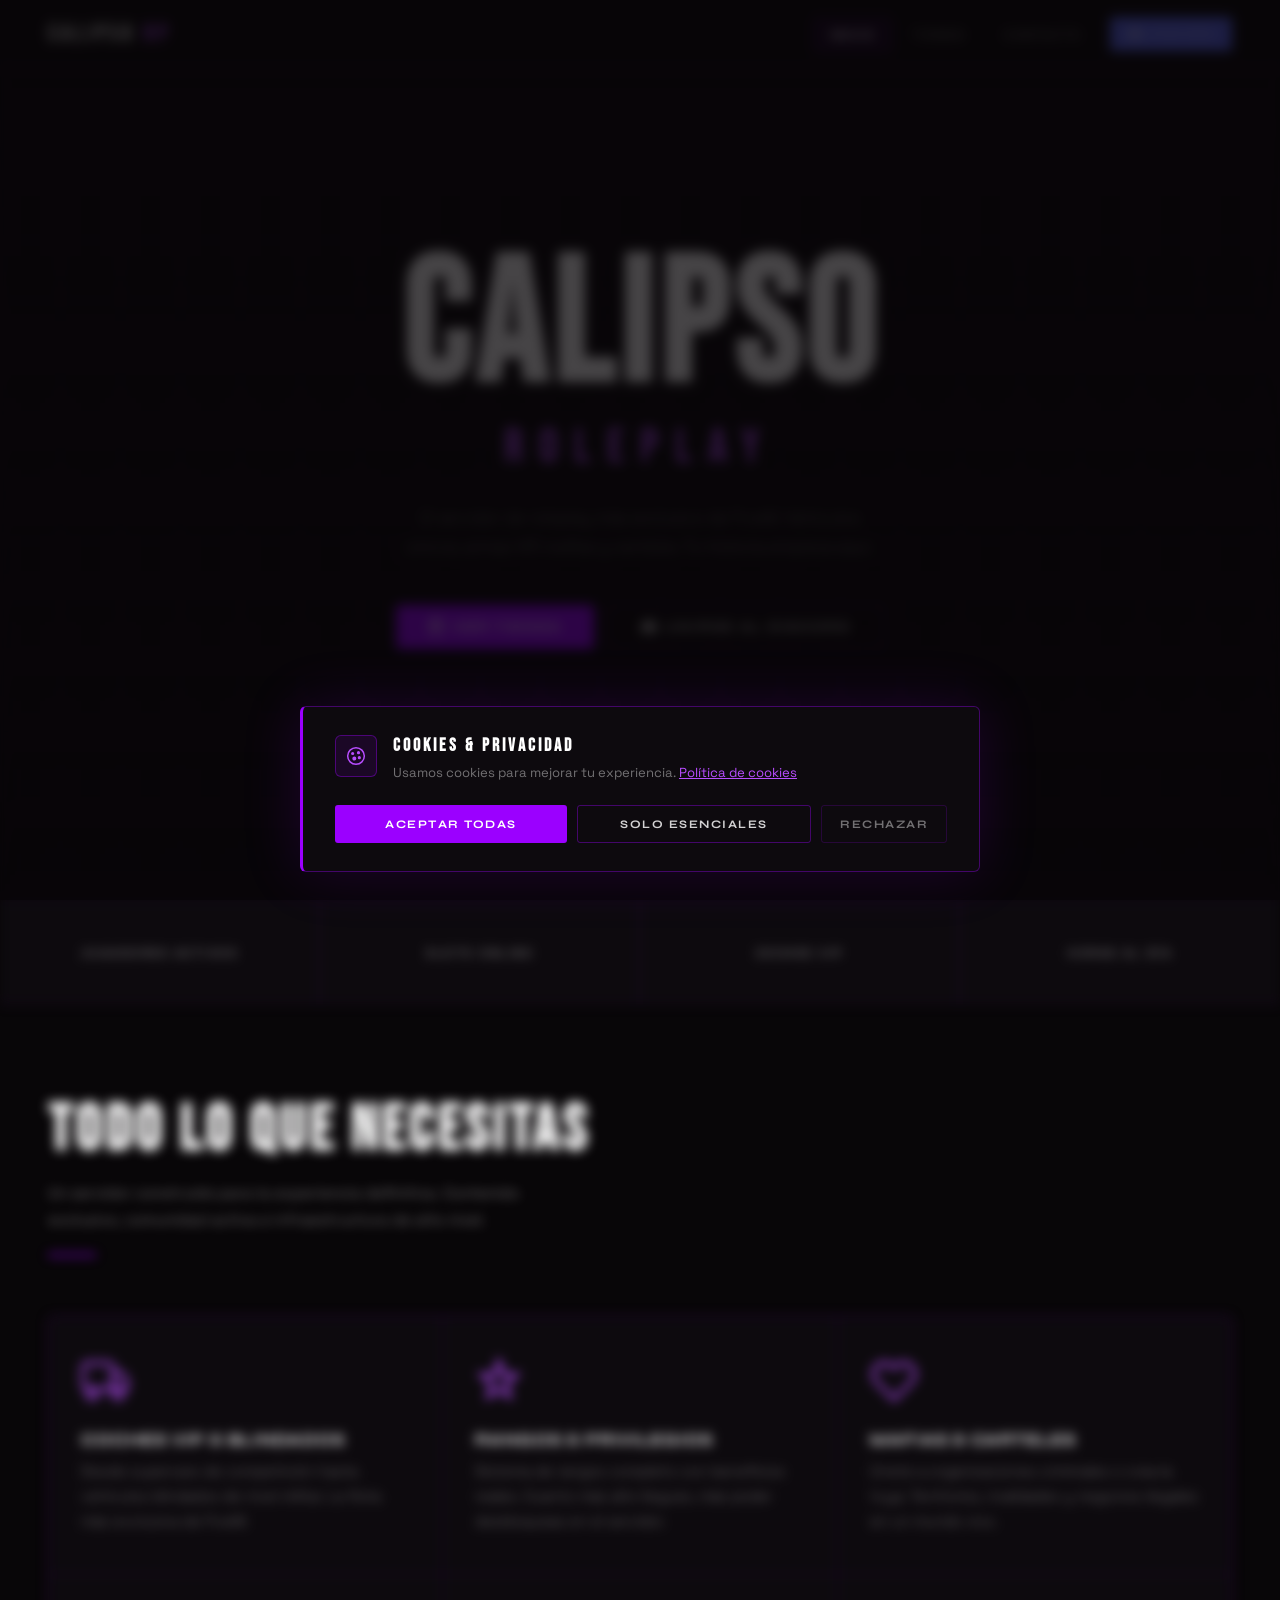
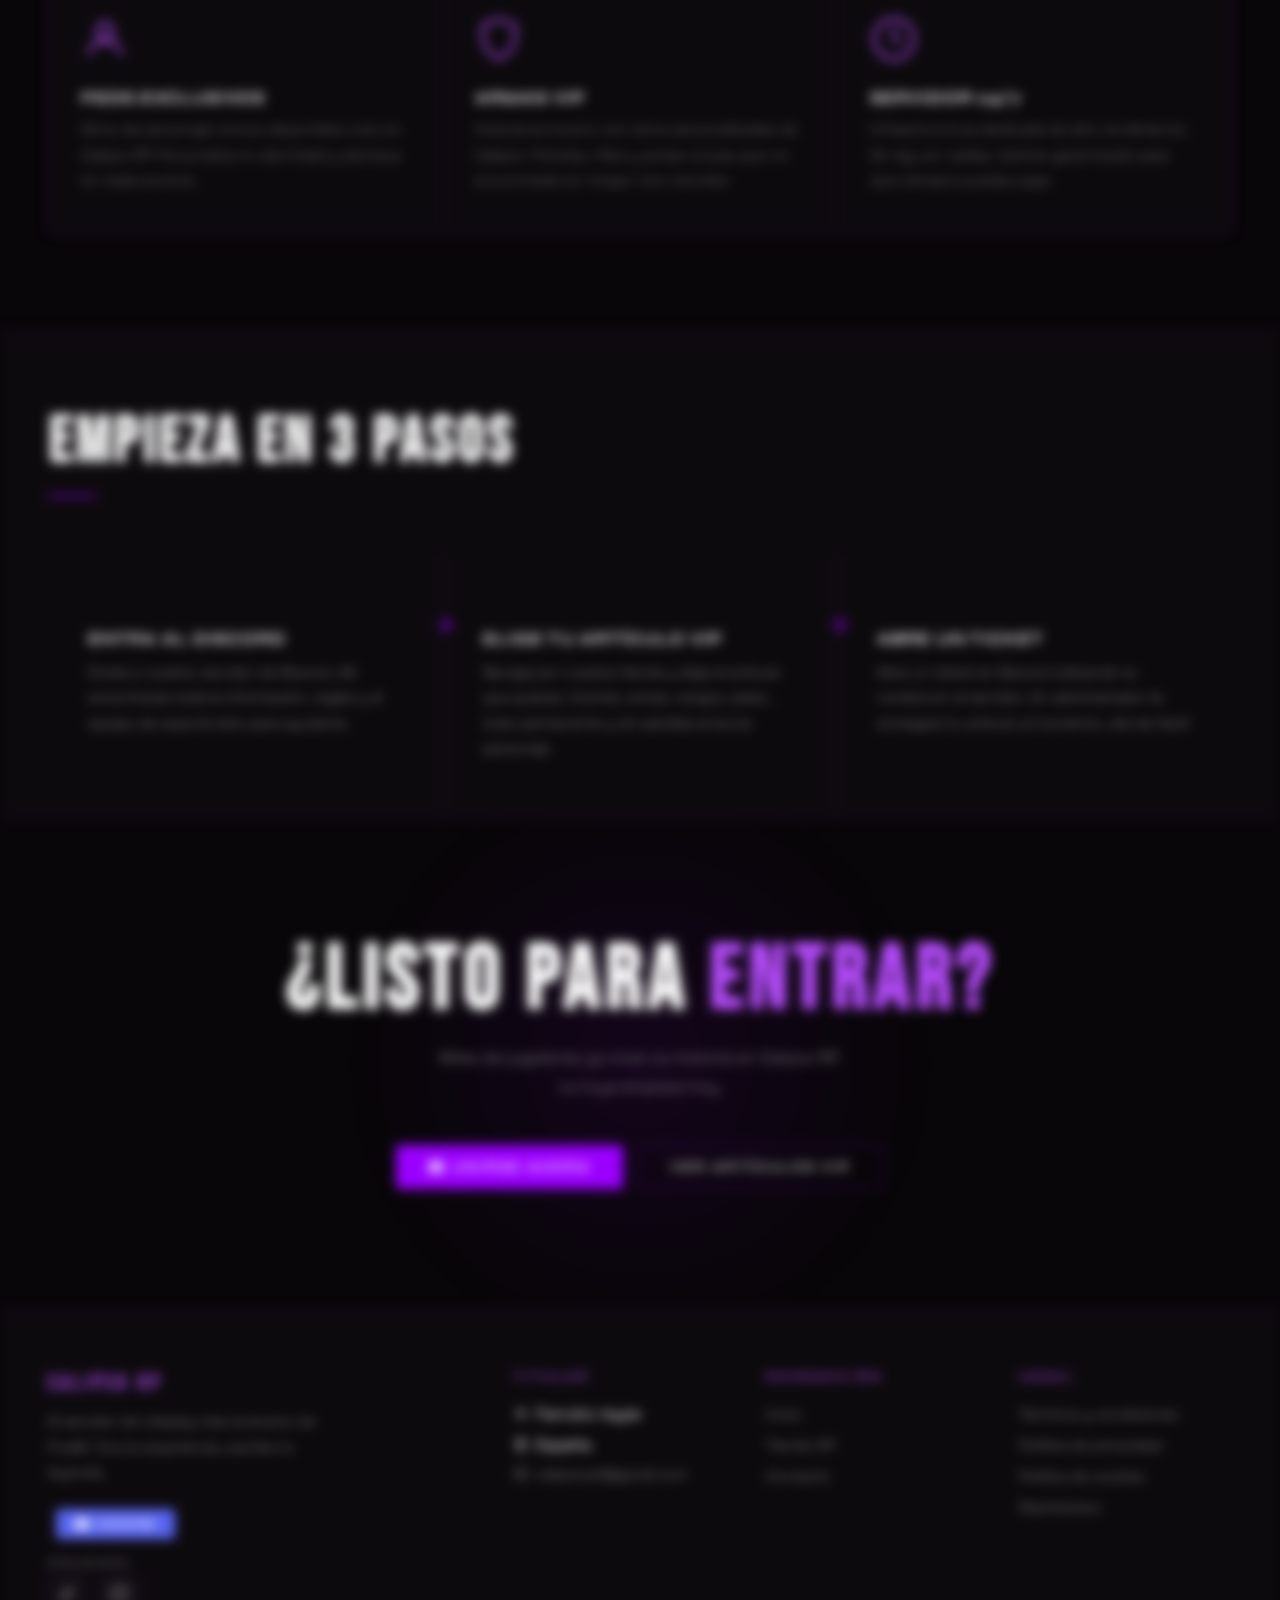
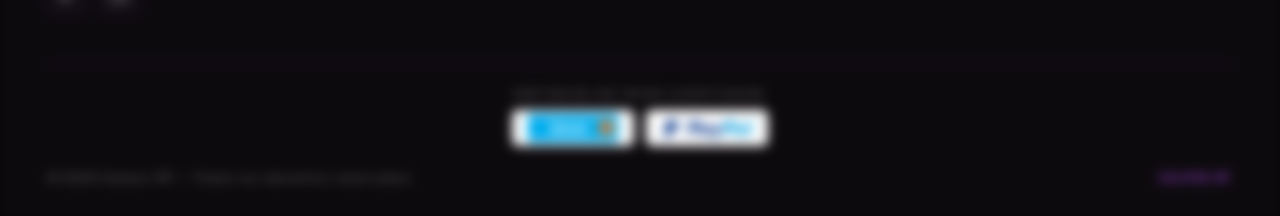
<file: index.html>
<!DOCTYPE html>
<html lang="es">
<head>
  <meta charset="UTF-8"/>
  <meta name="viewport" content="width=device-width, initial-scale=1.0"/>
  <title>Calipso RP — FiveM Roleplay</title>
  <link rel="icon" href="./Imagenes/logorojo1.png"/>
  <link rel="stylesheet" href="style.css"/>
</head>
<body>

<div id="pageContent">

  <!-- NAV -->
  <nav class="nav" id="nav">
    <a href="inicio.html" class="nav-logo">
      <span class="nav-logo-name">CALIPSO <span>RP</span></span>
    </a>
    <ul class="nav-links" id="navLinks">
      <li><a href="./index.html" class="active">Inicio</a></li>
      <li><a href="./Articulos.html">Tienda</a></li>
      <li><a href="./Contacto.html">Contacto</a></li>
      <a href="https://discord.gg/zxBqZYBh" target="_blank" class="nav-discord">
        <svg width="16" height="12" viewBox="0 0 71 55" fill="currentColor"><path d="M60.1 4.9A58.5 58.5 0 0 0 45.5.4a40.7 40.7 0 0 0-1.8 3.7 54.1 54.1 0 0 0-16.3 0A39.4 39.4 0 0 0 25.5.4 58.4 58.4 0 0 0 10.9 5C1.6 18.8-1 32.3.3 45.5a59 59 0 0 0 18 9.1 44.4 44.4 0 0 0 3.8-6.2 38.4 38.4 0 0 1-6-2.9l1.4-1.1a42 42 0 0 0 36 0l1.5 1.1a38.3 38.3 0 0 1-6 2.9 44.3 44.3 0 0 0 3.8 6.2 58.8 58.8 0 0 0 18-9.1C72.1 30.2 68 16.8 60.1 4.9ZM23.7 37.3c-3.5 0-6.4-3.2-6.4-7.2s2.8-7.2 6.4-7.2 6.5 3.3 6.4 7.2c0 4-2.8 7.2-6.4 7.2Zm23.6 0c-3.5 0-6.4-3.2-6.4-7.2s2.8-7.2 6.4-7.2 6.5 3.3 6.4 7.2c0 4-2.8 7.2-6.4 7.2Z"/></svg>
        Discord
      </a>
    </ul>
    <button class="hamburger" id="hamburger" onclick="toggleMenu()" aria-label="Menu">
      <span></span><span></span><span></span>
    </button>
  </nav>

  <!-- HERO -->
  <section class="hero">
    <video class="hero-video" autoplay muted loop playsinline>
      <source src="./Imagenes/load_scale_1x_prob-3.mp4" type="video/mp4">
    </video>
    <div class="hero-overlay"></div>
    <div class="hero-grid"></div>
    <div class="hero-content">
      <h1 class="hero-title">CALIPSO</h1>
      <span class="hero-title-sub">ROLEPLAY</span>
      <p class="hero-desc">
        El servidor de roleplay más exclusivo de FiveM. Vehículos únicos, armas VIP, mafias y carteles. Tu historia empieza aquí.
      </p>
      <div class="hero-btns">
        <a href="./Articulos.html" class="btn-main">
          <svg width="16" height="16" viewBox="0 0 24 24" fill="none" stroke="currentColor" stroke-width="2"><path d="M6 2L3 6v14a2 2 0 002 2h14a2 2 0 002-2V6l-3-4z"/><line x1="3" y1="6" x2="21" y2="6"/><path d="M16 10a4 4 0 01-8 0"/></svg>
          Ver Tienda
        </a>
        <a href="https://discord.gg/zxBqZYBh" target="_blank" class="btn-ghost">
          <svg width="16" height="12" viewBox="0 0 71 55" fill="currentColor"><path d="M60.1 4.9A58.5 58.5 0 0 0 45.5.4a40.7 40.7 0 0 0-1.8 3.7 54.1 54.1 0 0 0-16.3 0A39.4 39.4 0 0 0 25.5.4 58.4 58.4 0 0 0 10.9 5C1.6 18.8-1 32.3.3 45.5a59 59 0 0 0 18 9.1 44.4 44.4 0 0 0 3.8-6.2 38.4 38.4 0 0 1-6-2.9l1.4-1.1a42 42 0 0 0 36 0l1.5 1.1a38.3 38.3 0 0 1-6 2.9 44.3 44.3 0 0 0 3.8 6.2 58.8 58.8 0 0 0 18-9.1C72.1 30.2 68 16.8 60.1 4.9ZM23.7 37.3c-3.5 0-6.4-3.2-6.4-7.2s2.8-7.2 6.4-7.2 6.5 3.3 6.4 7.2c0 4-2.8 7.2-6.4 7.2Zm23.6 0c-3.5 0-6.4-3.2-6.4-7.2s2.8-7.2 6.4-7.2 6.5 3.3 6.4 7.2c0 4-2.8 7.2-6.4 7.2Z"/></svg>
          Unirse al Discord
        </a>
      </div>
    </div>
  </section>

  <!-- STATS -->
  <div class="stats">
    <div class="stat-item reveal">
      <span class="stat-lbl">Jugadores activos</span>
    </div>
    <div class="stat-item reveal">
      <span class="stat-lbl">Slots online</span>
    </div>
    <div class="stat-item reveal">
      <span class="stat-lbl">Coches VIP</span>
    </div>
    <div class="stat-item reveal">
      <span class="stat-lbl">Horas al día</span>
    </div>
  </div>

  <!-- FEATURES -->
  <section class="section" id="features">
    <div class="reveal">
      <h2 class="section-title">TODO LO QUE NECESITAS</h2>
      <p class="section-sub">Un servidor construido para la experiencia definitiva. Contenido exclusivo, comunidad activa e infraestructura de alto nivel.</p>
      <div class="section-line"></div>
    </div>
    <div class="features-grid">

      <div class="feature-card reveal">
        <svg class="feature-icon" viewBox="0 0 24 24" fill="none" stroke="currentColor" stroke-width="1.4">
          <rect x="1" y="3" width="15" height="13" rx="2"/>
          <path d="M16 8h4l3 3v5h-7V8z"/>
          <circle cx="5.5" cy="18.5" r="2.5"/>
          <circle cx="18.5" cy="18.5" r="2.5"/>
        </svg>
        <h3 class="feature-title">Coches VIP & Blindados</h3>
        <p class="feature-desc">Desde supercars de competición hasta vehículos blindados de nivel militar. La flota más exclusiva de FiveM.</p>
      </div>

      <div class="feature-card reveal">
        <svg class="feature-icon" viewBox="0 0 24 24" fill="none" stroke="currentColor" stroke-width="1.4">
          <path d="M12 2l2 7h7l-5.5 4 2 7L12 16l-5.5 4 2-7L3 9h7z"/>
        </svg>
        <h3 class="feature-title">Rangos & Privilegios</h3>
        <p class="feature-desc">Sistema de rangos completo con beneficios reales. Cuanto más alto llegues, más poder desbloqueas en el servidor.</p>
      </div>

      <div class="feature-card reveal">
        <svg class="feature-icon" viewBox="0 0 24 24" fill="none" stroke="currentColor" stroke-width="1.4">
          <path d="M20.84 4.61a5.5 5.5 0 00-7.78 0L12 5.67l-1.06-1.06a5.5 5.5 0 00-7.78 7.78l1.06 1.06L12 21.23l7.78-7.78 1.06-1.06a5.5 5.5 0 000-7.78z"/>
        </svg>
        <h3 class="feature-title">Mafias & Carteles</h3>
        <p class="feature-desc">Únete a organizaciones criminales o crea la tuya. Territorios, rivalidades y negocios ilegales en un mundo vivo.</p>
      </div>

      <div class="feature-card reveal">
        <svg class="feature-icon" viewBox="0 0 24 24" fill="none" stroke="currentColor" stroke-width="1.4">
          <circle cx="12" cy="8" r="4"/>
          <path d="M4 20c0-4 3.6-7 8-7s8 3 8 7"/>
        </svg>
        <h3 class="feature-title">Peds Exclusivos</h3>
        <p class="feature-desc">Skins de personaje únicos disponibles solo en Calipso RP. Personaliza tu identidad y destaca en cada escena.</p>
      </div>

      <div class="feature-card reveal">
        <svg class="feature-icon" viewBox="0 0 24 24" fill="none" stroke="currentColor" stroke-width="1.4">
          <path d="M12 22s8-4 8-10V5l-8-3-8 3v7c0 6 8 10 8 10z"/>
        </svg>
        <h3 class="feature-title">Armas VIP</h3>
        <p class="feature-desc">Arsenal exclusivo con skins personalizadas de Calipso. Pistolas, rifles y armas únicas que no encontrarás en ningún otro servidor.</p>
      </div>

      <div class="feature-card reveal">
        <svg class="feature-icon" viewBox="0 0 24 24" fill="none" stroke="currentColor" stroke-width="1.4">
          <circle cx="12" cy="12" r="10"/>
          <polyline points="12 6 12 12 16 14"/>
        </svg>
        <h3 class="feature-title">Servidor 24/7</h3>
        <p class="feature-desc">Infraestructura dedicada de alto rendimiento. Sin lag, sin caídas. Uptime garantizado para que siempre puedas jugar.</p>
      </div>

    </div>
  </section>

  <!-- HOW IT WORKS -->
  <section class="how-section">
    <div class="section" style="padding-top:0;padding-bottom:0">
      <div class="reveal" style="padding-top:80px">
        <h2 class="section-title">EMPIEZA EN 3 PASOS</h2>
        <div class="section-line"></div>
      </div>
      <div class="how-grid">
        <div class="how-step reveal">
          <span class="how-num"></span>
          <h3 class="how-title">Entra al Discord</h3>
          <p class="how-desc">Únete a nuestro servidor de Discord. Allí encontrarás toda la información, reglas y el equipo de soporte listo para ayudarte.</p>
          <svg class="how-arrow" width="24" height="24" viewBox="0 0 24 24" fill="none" stroke="currentColor" stroke-width="2"><path d="M5 12h14M12 5l7 7-7 7"/></svg>
        </div>
        <div class="how-step reveal">
          <span class="how-num"></span>
          <h3 class="how-title">Elige tu artículo VIP</h3>
          <p class="how-desc">Navega por nuestra tienda y elige el artículo que quieras. Coches, armas, rangos, peds... todo permanente y sin pérdida al borrar personaje.</p>
          <svg class="how-arrow" width="24" height="24" viewBox="0 0 24 24" fill="none" stroke="currentColor" stroke-width="2"><path d="M5 12h14M12 5l7 7-7 7"/></svg>
        </div>
        <div class="how-step reveal">
          <span class="how-num"></span>
          <h3 class="how-title">Abre un ticket</h3>
          <p class="how-desc">Abre un ticket en Discord indicando tu nombre en el servidor. Un administrador te entregará tu artículo al momento. ¡Así de fácil!</p>
        </div>
      </div>
    </div>
  </section>

  <!-- JOIN -->
  <section class="join" id="join">
    <div class="reveal">
      <h2 class="join-title">¿LISTO PARA <span>ENTRAR?</span></h2>
      <p class="join-sub">Miles de jugadores ya viven su historia en Calipso RP. La tuya empieza hoy.</p>
      <div class="hero-btns">
        <a href="https://discord.gg/calipso" target="_blank" class="btn-main">
          <svg width="16" height="12" viewBox="0 0 71 55" fill="currentColor"><path d="M60.1 4.9A58.5 58.5 0 0 0 45.5.4a40.7 40.7 0 0 0-1.8 3.7 54.1 54.1 0 0 0-16.3 0A39.4 39.4 0 0 0 25.5.4 58.4 58.4 0 0 0 10.9 5C1.6 18.8-1 32.3.3 45.5a59 59 0 0 0 18 9.1 44.4 44.4 0 0 0 3.8-6.2 38.4 38.4 0 0 1-6-2.9l1.4-1.1a42 42 0 0 0 36 0l1.5 1.1a38.3 38.3 0 0 1-6 2.9 44.3 44.3 0 0 0 3.8 6.2 58.8 58.8 0 0 0 18-9.1C72.1 30.2 68 16.8 60.1 4.9ZM23.7 37.3c-3.5 0-6.4-3.2-6.4-7.2s2.8-7.2 6.4-7.2 6.5 3.3 6.4 7.2c0 4-2.8 7.2-6.4 7.2Zm23.6 0c-3.5 0-6.4-3.2-6.4-7.2s2.8-7.2 6.4-7.2 6.5 3.3 6.4 7.2c0 4-2.8 7.2-6.4 7.2Z"/></svg>
          Unirse ahora
        </a>
        <a href="./Articulos.html" class="btn-ghost">Ver artículos VIP</a>
      </div>
    </div>
  </section>

<!-- FOOTER -->
<footer>
  <div class="footer-grid">
    <div>
      <span class="footer-brand">CALIPSO RP</span>
      <p class="footer-about">El servidor de roleplay más exclusivo de FiveM. Vive la experiencia, escribe tu leyenda.</p>
      <a href="https://discord.gg/zxBqZYBh" target="_blank" class="nav-discord" style="display:inline-flex">
        <svg width="16" height="12" viewBox="0 0 71 55" fill="currentColor">
          <path d="M60.1 4.9A58.5 58.5 0 0 0 45.5.4a40.7 40.7 0 0 0-1.8 3.7 54.1 54.1 0 0 0-16.3 0A39.4 39.4 0 0 0 25.5.4 58.4 58.4 0 0 0 10.9 5C1.6 18.8-1 32.3.3 45.5a59 59 0 0 0 18 9.1 44.4 44.4 0 0 0 3.8-6.2 38.4 38.4 0 0 1-6-2.9l1.4-1.1a42 42 0 0 0 36 0l1.5 1.1a38.3 38.3 0 0 1-6 2.9 44.3 44.3 0 0 0 3.8 6.2 58.8 58.8 0 0 0 18-9.1C72.1 30.2 68 16.8 60.1 4.9ZM23.7 37.3c-3.5 0-6.4-3.2-6.4-7.2s2.8-7.2 6.4-7.2 6.5 3.3 6.4 7.2c0 4-2.8 7.2-6.4 7.2Zm23.6 0c-3.5 0-6.4-3.2-6.4-7.2s2.8-7.2 6.4-7.2 6.5 3.3 6.4 7.2c0 4-2.8 7.2-6.4 7.2Z"/>
        </svg>
        Discord
      </a>

      <!-- REDES SOCIALES -->
      <span class="footer-social-label" style="margin-top:18px;">Síguenos</span>
      <div class="footer-social">
        <!-- TikTok -->
        <a href="www.tiktok.com/@calipsorp" target="_blank" class="footer-social-link" aria-label="TikTok">
          <svg width="18" height="18" viewBox="0 0 24 24" fill="currentColor">
            <path d="M19.59 6.69a4.83 4.83 0 0 1-3.77-4.25V2h-3.45v13.67a2.89 2.89 0 0 1-2.88 2.5 2.89 2.89 0 0 1-2.89-2.89 2.89 2.89 0 0 1 2.89-2.89c.28 0 .54.04.79.1V9.01a6.33 6.33 0 0 0-.79-.05 6.34 6.34 0 0 0-6.34 6.34 6.34 6.34 0 0 0 6.34 6.34 6.34 6.34 0 0 0 6.33-6.34V8.69a8.16 8.16 0 0 0 4.77 1.52V6.75a4.85 4.85 0 0 1-1-.06z"/>
          </svg>
        </a>
        <!-- Instagram -->
        <a href="#" target="_blank" class="footer-social-link" aria-label="Instagram">
          <svg width="18" height="18" viewBox="0 0 24 24" fill="currentColor">
            <path d="M12 2.163c3.204 0 3.584.012 4.85.07 3.252.148 4.771 1.691 4.919 4.919.058 1.265.069 1.645.069 4.849 0 3.205-.012 3.584-.069 4.849-.149 3.225-1.664 4.771-4.919 4.919-1.266.058-1.644.07-4.85.07-3.204 0-3.584-.012-4.849-.07-3.26-.149-4.771-1.699-4.919-4.92-.058-1.265-.07-1.644-.07-4.849 0-3.204.013-3.583.07-4.849.149-3.227 1.664-4.771 4.919-4.919 1.266-.057 1.645-.069 4.849-.069zm0-2.163c-3.259 0-3.667.014-4.947.072-4.358.2-6.78 2.618-6.98 6.98-.059 1.281-.073 1.689-.073 4.948 0 3.259.014 3.668.072 4.948.2 4.358 2.618 6.78 6.98 6.98 1.281.058 1.689.072 4.948.072 3.259 0 3.668-.014 4.948-.072 4.354-.2 6.782-2.618 6.979-6.98.059-1.28.073-1.689.073-4.948 0-3.259-.014-3.667-.072-4.947-.196-4.354-2.617-6.78-6.979-6.98-1.281-.059-1.69-.073-4.949-.073zm0 5.838c-3.403 0-6.162 2.759-6.162 6.162s2.759 6.163 6.162 6.163 6.162-2.759 6.162-6.163c0-3.403-2.759-6.162-6.162-6.162zm0 10.162c-2.209 0-4-1.79-4-4 0-2.209 1.791-4 4-4s4 1.791 4 4c0 2.21-1.791 4-4 4zm6.406-11.845c-.796 0-1.441.645-1.441 1.44s.645 1.44 1.441 1.44c.795 0 1.439-.645 1.439-1.44s-.644-1.44-1.439-1.44z"/>
          </svg>
        </a>
      </div>
    </div>

    <div>
  <p class="footer-col-title">Titular</p>
  <ul class="footer-links">
    <li style="display:flex;align-items:center;gap:8px;color:var(--gray)">
      <svg width="14" height="14" viewBox="0 0 24 24" fill="none" stroke="currentColor" stroke-width="2">
        <path d="M20 21v-2a4 4 0 0 0-4-4H8a4 4 0 0 0-4 4v2"/>
        <circle cx="12" cy="7" r="4"/>
      </svg>
      Farruko reyes
    </li>
    <li style="display:flex;align-items:center;gap:8px;color:var(--gray)">
      <svg width="14" height="14" viewBox="0 0 24 24" fill="none" stroke="currentColor" stroke-width="2">
        <path d="M21 10c0 7-9 13-9 13s-9-6-9-13a9 9 0 0 1 18 0z"/>
        <circle cx="12" cy="10" r="3"/>
      </svg>
      España
    </li>
    <li>
      <a href="mailto:calipsorp2@gmail.com" style="display:flex;align-items:center;gap:8px;">
        <svg width="14" height="14" viewBox="0 0 24 24" fill="none" stroke="currentColor" stroke-width="2">
          <path d="M4 4h16c1.1 0 2 .9 2 2v12c0 1.1-.9 2-2 2H4c-1.1 0-2-.9-2-2V6c0-1.1.9-2 2-2z"/>
          <polyline points="22,6 12,13 2,6"/>
        </svg>
        calipsorp2@gmail.com
      </a>
    </li>
  </ul>
</div>

    <div>
      <p class="footer-col-title">Navegación</p>
      <ul class="footer-links">
        <li><a href="./index.html">Inicio</a></li>
        <li><a href="./Articulos.html">Tienda VIP</a></li>
        <li><a href="./Contacto.html">Contacto</a></li>
      </ul>
    </div>
    <div>
      <p class="footer-col-title">Legal</p>
      <ul class="footer-links">
        <li><a href="#">Términos y condiciones</a></li>
        <li><a href="./Privacidad.html">Política de privacidad</a></li>
        <li><a href="./Paginacookies.html">Política de cookies</a></li>
        <li><a href="#">Reembolsos</a></li>
      </ul>
    </div>
  </div>

  <!-- MÉTODOS DE PAGO + COPYRIGHT -->
  <div class="footer-bottom-full">

    <!-- Logos de pago centrados -->
    <div class="footer-payment-row" style="border-top:none; padding-top:0; margin-top:0;">
      <span class="footer-payment-label">Métodos de pago aceptados</span>
      <div class="footer-payment-logos">
        <!-- Bizum -->
        <div class="footer-payment-logo">
          <svg width="90" height="28" viewBox="0 0 180 55" xmlns="http://www.w3.org/2000/svg">
            <rect width="180" height="55" rx="6" fill="#00ADEF"/>
            <text x="82" y="37" font-family="Arial Black, sans-serif" font-weight="900" font-size="28" fill="white" text-anchor="middle" letter-spacing="-1">bizum</text>
            <circle cx="156" cy="27" r="14" fill="#FF6600"/>
            <text x="156" y="33" font-family="Arial, sans-serif" font-weight="900" font-size="16" fill="white" text-anchor="middle">b</text>
          </svg>
        </div>
        <!-- PayPal -->
        <div class="footer-payment-logo">
          <svg width="90" height="28" viewBox="0 0 124 33" xmlns="http://www.w3.org/2000/svg">
            <path d="M46.211 6.749h-6.839a.95.95 0 0 0-.939.802l-2.766 17.537a.57.57 0 0 0 .564.658h3.265a.95.95 0 0 0 .939-.803l.746-4.73a.95.95 0 0 1 .938-.803h2.165c4.505 0 7.105-2.18 7.784-6.496.306-1.89.013-3.375-.872-4.415-.972-1.142-2.696-1.75-4.985-1.75zM47 13.154c-.374 2.454-2.249 2.454-4.062 2.454h-1.032l.724-4.583a.57.57 0 0 1 .563-.481h.473c1.235 0 2.4 0 3.002.704.359.42.469 1.044.332 1.906z" fill="#003087"/>
            <path d="M66.654 13.075h-3.275a.57.57 0 0 0-.563.481l-.145.916-.229-.332c-.709-1.029-2.29-1.373-3.868-1.373-3.619 0-6.71 2.741-7.312 6.586-.313 1.918.132 3.752 1.22 5.031.998 1.176 2.426 1.666 4.125 1.666 2.916 0 4.533-1.875 4.533-1.875l-.146.91a.57.57 0 0 0 .562.66h2.95a.95.95 0 0 0 .939-.803l1.77-11.209a.568.568 0 0 0-.561-.658zm-4.565 6.374c-.316 1.871-1.801 3.127-3.695 3.127-.951 0-1.711-.305-2.199-.883-.484-.574-.668-1.391-.514-2.301.295-1.855 1.805-3.152 3.67-3.152.93 0 1.686.309 2.184.892.499.589.697 1.411.554 2.317z" fill="#003087"/>
            <path d="M84.096 13.075h-3.291a.954.954 0 0 0-.787.417l-4.539 6.686-1.924-6.425a.953.953 0 0 0-.912-.678h-3.234a.57.57 0 0 0-.541.754l3.625 10.638-3.408 4.811a.57.57 0 0 0 .465.9h3.287a.949.949 0 0 0 .781-.408l10.946-15.8a.57.57 0 0 0-.468-.895z" fill="#003087"/>
            <path d="M94.992 6.749h-6.84a.95.95 0 0 0-.938.802l-2.766 17.537a.569.569 0 0 0 .562.658h3.51a.665.665 0 0 0 .656-.562l.785-4.971a.95.95 0 0 1 .938-.803h2.164c4.506 0 7.105-2.18 7.785-6.496.307-1.89.012-3.375-.873-4.415-.971-1.142-2.694-1.75-4.983-1.75zm.789 6.405c-.373 2.454-2.248 2.454-4.062 2.454h-1.031l.725-4.583a.568.568 0 0 1 .562-.481h.473c1.234 0 2.4 0 3.002.704.359.42.468 1.044.331 1.906z" fill="#009cde"/>
            <path d="M115.434 13.075h-3.273a.567.567 0 0 0-.562.481l-.145.916-.23-.332c-.709-1.029-2.289-1.373-3.867-1.373-3.619 0-6.709 2.741-7.311 6.586-.312 1.918.131 3.752 1.219 5.031 1 1.176 2.426 1.666 4.125 1.666 2.916 0 4.533-1.875 4.533-1.875l-.146.91a.57.57 0 0 0 .564.66h2.949a.95.95 0 0 0 .938-.803l1.771-11.209a.571.571 0 0 0-.565-.658zm-4.565 6.374c-.314 1.871-1.801 3.127-3.695 3.127-.949 0-1.711-.305-2.199-.883-.484-.574-.666-1.391-.514-2.301.297-1.855 1.805-3.152 3.67-3.152.93 0 1.686.309 2.184.892.501.589.699 1.411.554 2.317z" fill="#009cde"/>
            <path d="M119.962 7.182l-2.807 17.854a.569.569 0 0 0 .562.658h2.822c.469 0 .867-.34.939-.803l2.768-17.536a.57.57 0 0 0-.562-.659h-3.16a.571.571 0 0 0-.562.486z" fill="#009cde"/>
            <path d="M7.266 29.154a.604.604 0 0 1-.598.52H3.881a.604.604 0 0 1-.597-.709L6.092 7.182a.952.952 0 0 1 .938-.802h7.896c2.759 0 4.806.625 6.084 1.858 1.16 1.125 1.614 2.606 1.387 4.517-.047.39-.127.795-.242 1.209" fill="#003087"/>
          </svg>
        </div>
      </div>
    </div>

    <!-- Fila copyright -->
    <div class="footer-bottom-row">
      <span>© 2025 Calipso RP — Todos los derechos reservados</span>
      <span class="tag">CALIPSO RP</span>
    </div>

  </div>
</footer>

  </div>

   <!-- COOKIES — fuera del pageContent -->
  <div class="cookie-overlay" id="cookieOverlay"></div>
  <div class="cookie-banner" id="cookieBanner">
    <div class="cookie-top">
      <div class="cookie-icon">
        <svg width="20" height="20" viewBox="0 0 24 24" fill="none" stroke="currentColor" stroke-width="1.8"><circle cx="12" cy="12" r="10"/><circle cx="8" cy="9" r="1" fill="currentColor"/><circle cx="15" cy="8" r="1" fill="currentColor"/><circle cx="16" cy="14" r="1" fill="currentColor"/><circle cx="10" cy="15" r="1.5" fill="currentColor"/></svg>
      </div>
      <div class="cookie-text">
        <h3>COOKIES & PRIVACIDAD</h3>
        <p>Usamos cookies para mejorar tu experiencia. <a href="./Paginacookies.html">Política de cookies</a></p>
      </div>
    </div>
<div class="cookie-btns">
  <button class="cookie-btn-all" id="cookieAll">Aceptar todas</button>
  <button class="cookie-btn-essential" id="cookieEssential">Solo esenciales</button>
  <button class="cookie-btn-reject" id="cookieReject">Rechazar</button>
</div>
  </div>
  
  <script src="./main.js"></script>
</body>
</html>
</file>
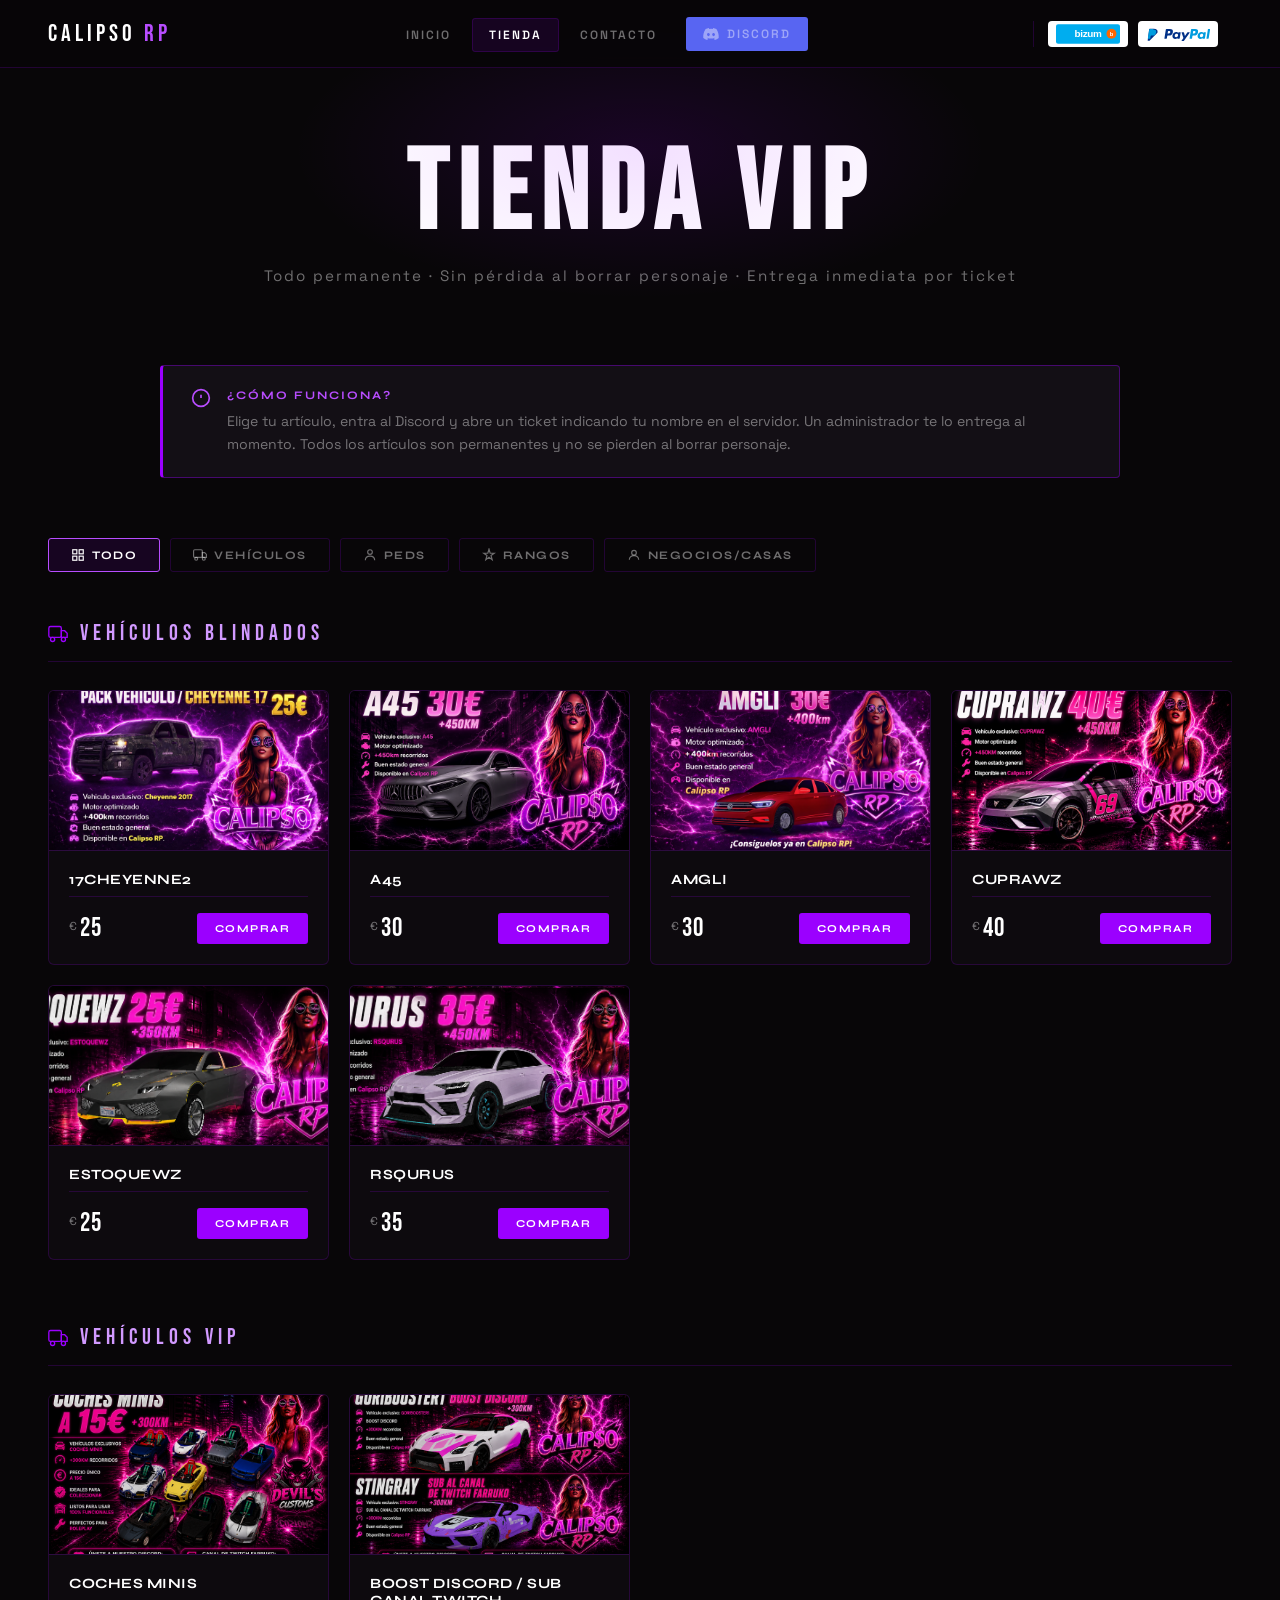
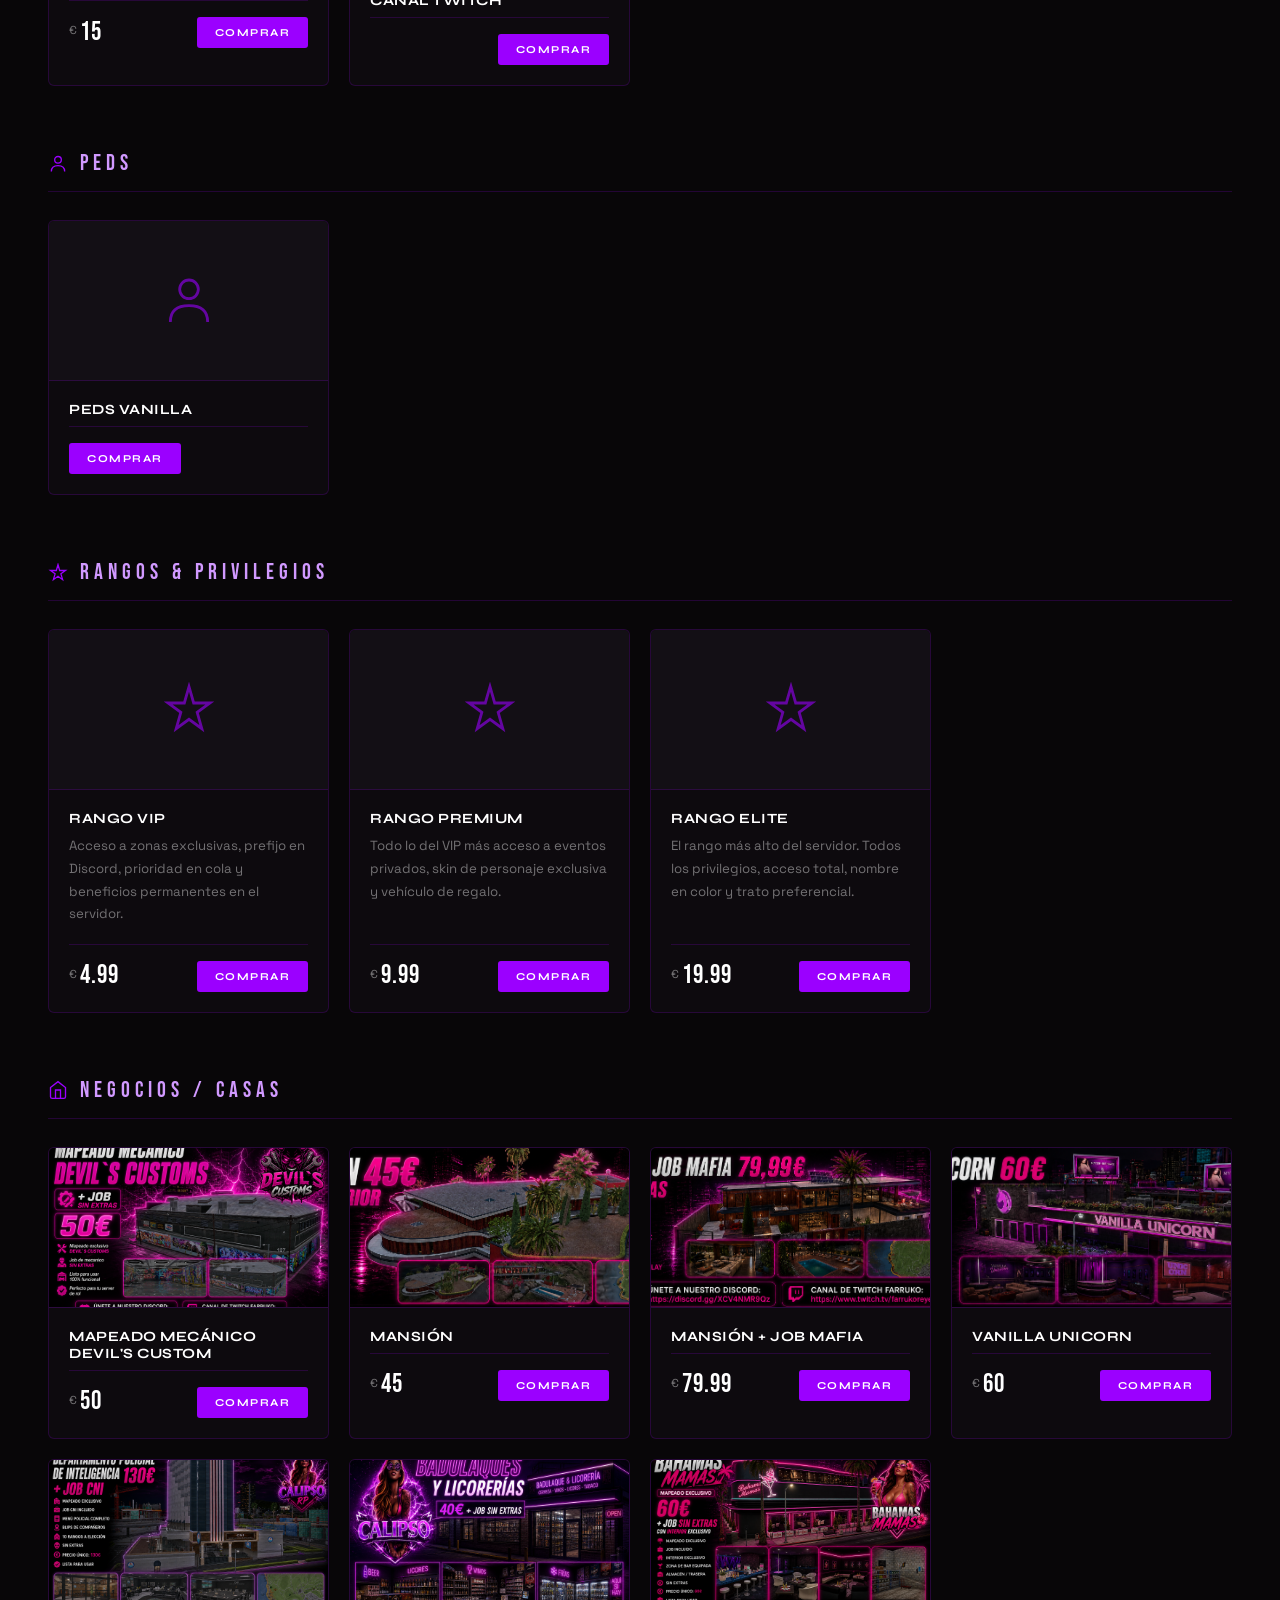
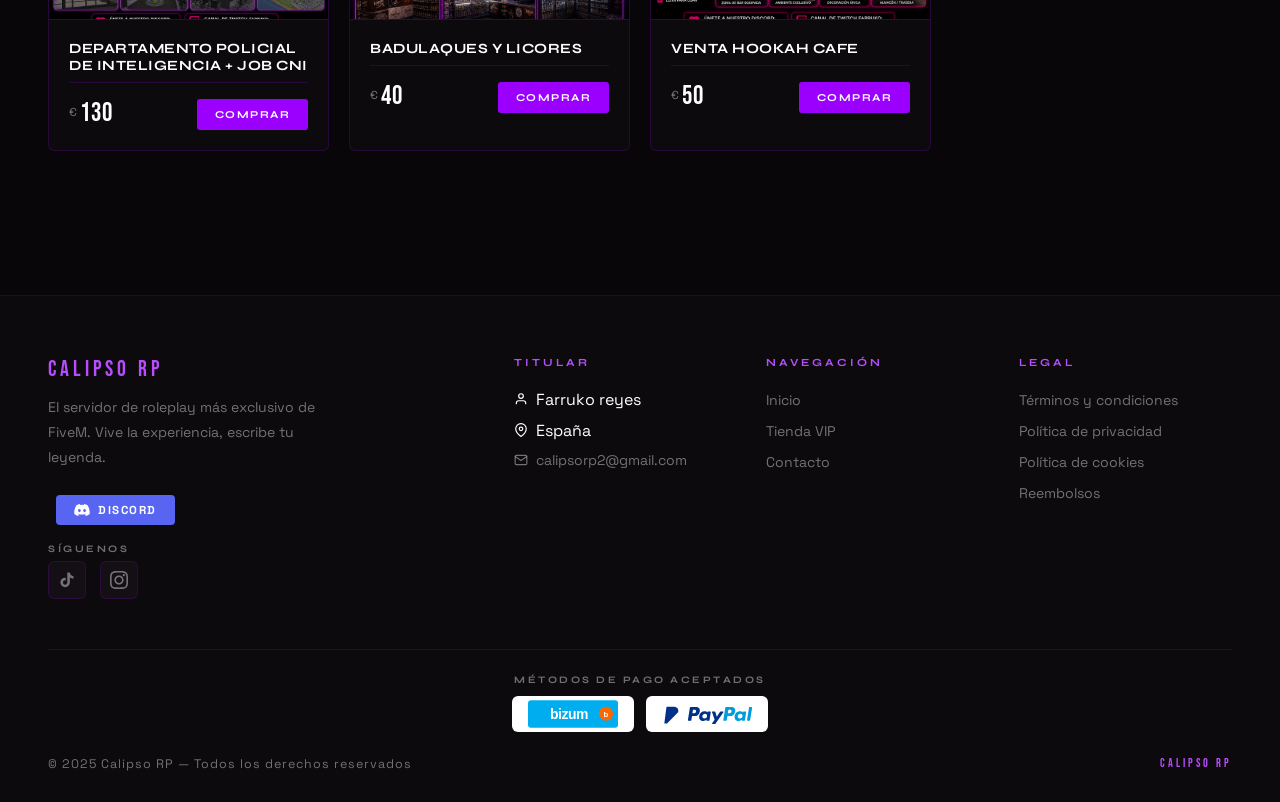
<file: Articulos.html>
<!DOCTYPE html>
<html lang="es">
  <head>
    <meta charset="UTF-8"/>
    <meta name="viewport" content="width=device-width, initial-scale=1.0"/>
    <title>Tienda — Calipso RP</title>
    <link rel="icon" href="./Imagenes/logorojo1.png"/>
    <link rel="stylesheet" href="style.css"/>
  </head>
  <body>
 
    <!-- NAV -->
    <nav class="nav" id="nav">
      <a href="./index.html" class="nav-logo">
        <span class="nav-logo-name">CALIPSO <span>RP</span></span>
      </a>
      <ul class="nav-links" id="navLinks">
        <li><a href="./index.html">Inicio</a></li>
        <li><a href="./Articulos.html" class="active">Tienda</a></li>
        <li><a href="./Contacto.html">Contacto</a></li>
        <a href="https://discord.gg/zxBqZYBh" target="_blank" class="nav-discord">
          <svg width="16" height="12" viewBox="0 0 71 55" fill="currentColor">
            <path d="M60.1 4.9A58.5 58.5 0 0 0 45.5.4a40.7 40.7 0 0 0-1.8 3.7 54.1 54.1 0 0 0-16.3 0A39.4 39.4 0 0 0 25.5.4 58.4 58.4 0 0 0 10.9 5C1.6 18.8-1 32.3.3 45.5a59 59 0 0 0 18 9.1 44.4 44.4 0 0 0 3.8-6.2 38.4 38.4 0 0 1-6-2.9l1.4-1.1a42 42 0 0 0 36 0l1.5 1.1a38.3 38.3 0 0 1-6 2.9 44.3 44.3 0 0 0 3.8 6.2 58.8 58.8 0 0 0 18-9.1C72.1 30.2 68 16.8 60.1 4.9ZM23.7 37.3c-3.5 0-6.4-3.2-6.4-7.2s2.8-7.2 6.4-7.2 6.5 3.3 6.4 7.2c0 4-2.8 7.2-6.4 7.2Zm23.6 0c-3.5 0-6.4-3.2-6.4-7.2s2.8-7.2 6.4-7.2 6.5 3.3 6.4 7.2c0 4-2.8 7.2-6.4 7.2Z"/>
          </svg>
          Discord
        </a>
      </ul>

      <!-- PAYMENT STRIP EN NAV -->
<div class="nav-payment-strip">
  <!-- Bizum -->
  <div class="nav-payment-wrap">
    <svg width="64" height="20" viewBox="0 0 180 55" xmlns="http://www.w3.org/2000/svg">
      <rect width="180" height="55" rx="6" fill="#00ADEF"/>
      <text x="90" y="37" font-family="Arial Black, sans-serif" font-weight="900" font-size="28" fill="white" text-anchor="middle" letter-spacing="-1">bizum</text>
      <circle cx="156" cy="27" r="14" fill="#FF6600"/>
      <text x="156" y="33" font-family="Arial, sans-serif" font-weight="900" font-size="16" fill="white" text-anchor="middle">b</text>
    </svg>
  </div>
  <!-- PayPal -->
  <div class="nav-payment-wrap">
    <svg width="64" height="20" viewBox="0 0 124 33" xmlns="http://www.w3.org/2000/svg">
      <path d="M46.211 6.749h-6.839a.95.95 0 0 0-.939.802l-2.766 17.537a.57.57 0 0 0 .564.658h3.265a.95.95 0 0 0 .939-.803l.746-4.73a.95.95 0 0 1 .938-.803h2.165c4.505 0 7.105-2.18 7.784-6.496.306-1.89.013-3.375-.872-4.415-.972-1.142-2.696-1.75-4.985-1.75zM47 13.154c-.374 2.454-2.249 2.454-4.062 2.454h-1.032l.724-4.583a.57.57 0 0 1 .563-.481h.473c1.235 0 2.4 0 3.002.704.359.42.469 1.044.332 1.906z" fill="#003087"/>
      <path d="M66.654 13.075h-3.275a.57.57 0 0 0-.563.481l-.145.916-.229-.332c-.709-1.029-2.29-1.373-3.868-1.373-3.619 0-6.71 2.741-7.312 6.586-.313 1.918.132 3.752 1.22 5.031.998 1.176 2.426 1.666 4.125 1.666 2.916 0 4.533-1.875 4.533-1.875l-.146.91a.57.57 0 0 0 .562.66h2.95a.95.95 0 0 0 .939-.803l1.77-11.209a.568.568 0 0 0-.561-.658zm-4.565 6.374c-.316 1.871-1.801 3.127-3.695 3.127-.951 0-1.711-.305-2.199-.883-.484-.574-.668-1.391-.514-2.301.295-1.855 1.805-3.152 3.67-3.152.93 0 1.686.309 2.184.892.499.589.697 1.411.554 2.317z" fill="#003087"/>
      <path d="M84.096 13.075h-3.291a.954.954 0 0 0-.787.417l-4.539 6.686-1.924-6.425a.953.953 0 0 0-.912-.678h-3.234a.57.57 0 0 0-.541.754l3.625 10.638-3.408 4.811a.57.57 0 0 0 .465.9h3.287a.949.949 0 0 0 .781-.408l10.946-15.8a.57.57 0 0 0-.468-.895z" fill="#003087"/>
      <path d="M94.992 6.749h-6.84a.95.95 0 0 0-.938.802l-2.766 17.537a.569.569 0 0 0 .562.658h3.51a.665.665 0 0 0 .656-.562l.785-4.971a.95.95 0 0 1 .938-.803h2.164c4.506 0 7.105-2.18 7.785-6.496.307-1.89.012-3.375-.873-4.415-.971-1.142-2.694-1.75-4.983-1.75zm.789 6.405c-.373 2.454-2.248 2.454-4.062 2.454h-1.031l.725-4.583a.568.568 0 0 1 .562-.481h.473c1.234 0 2.4 0 3.002.704.359.42.468 1.044.331 1.906z" fill="#009cde"/>
      <path d="M115.434 13.075h-3.273a.567.567 0 0 0-.562.481l-.145.916-.23-.332c-.709-1.029-2.289-1.373-3.867-1.373-3.619 0-6.709 2.741-7.311 6.586-.312 1.918.131 3.752 1.219 5.031 1 1.176 2.426 1.666 4.125 1.666 2.916 0 4.533-1.875 4.533-1.875l-.146.91a.57.57 0 0 0 .564.66h2.949a.95.95 0 0 0 .938-.803l1.771-11.209a.571.571 0 0 0-.565-.658zm-4.565 6.374c-.314 1.871-1.801 3.127-3.695 3.127-.949 0-1.711-.305-2.199-.883-.484-.574-.666-1.391-.514-2.301.297-1.855 1.805-3.152 3.67-3.152.93 0 1.686.309 2.184.892.501.589.699 1.411.554 2.317z" fill="#009cde"/>
      <path d="M119.962 7.182l-2.807 17.854a.569.569 0 0 0 .562.658h2.822c.469 0 .867-.34.939-.803l2.768-17.536a.57.57 0 0 0-.562-.659h-3.16a.571.571 0 0 0-.562.486z" fill="#009cde"/>
      <path d="M7.266 29.154a.604.604 0 0 1-.598.52H3.881a.604.604 0 0 1-.597-.709L6.092 7.182a.952.952 0 0 1 .938-.802h7.896c2.759 0 4.806.625 6.084 1.858 1.16 1.125 1.614 2.606 1.387 4.517-.047.39-.127.795-.242 1.209" fill="#003087"/>
      <path d="M7.034 6.749H.195A.95.95 0 0 0-.744 7.55L-3.51 25.088a.57.57 0 0 0 .562.659h3.51c.313 0 .578-.228.625-.539l.757-4.801-.002.014a.95.95 0 0 1 .938-.802h1.96c3.838 0 6.844-1.558 7.722-6.066.026-.135.049-.267.068-.396.26-1.659-.002-2.786-.867-3.806-.953-1.117-2.667-1.602-4.729-1.602z" fill="#009cde" transform="translate(7.07 0)"/>
    </svg>
  </div>
</div>

      <button class="hamburger" id="hamburger" onclick="toggleMenu()" aria-label="Menu">
        <span></span><span></span><span></span>
      </button>
    </nav>
 
    <!-- PAGE HERO -->
    <section class="page-hero">
      <h1 class="page-hero-title">TIENDA VIP</h1>
      <p class="page-hero-sub">Todo permanente · Sin pérdida al borrar personaje · Entrega inmediata por ticket</p>
    </section>
 
    <!-- INFO BANNER -->
    <div class="shop-wrap" style="padding-bottom:0">
      <div class="info-banner">
        <svg class="info-icon" width="20" height="20" viewBox="0 0 24 24" fill="none" stroke="currentColor" stroke-width="2">
          <circle cx="12" cy="12" r="10"/>
          <line x1="12" y1="8" x2="12" y2="12"/>
          <line x1="12" y1="16" x2="12.01" y2="16"/>
        </svg>
        <div>
          <strong>¿Cómo funciona?</strong>
          Elige tu artículo, entra al Discord y abre un ticket indicando tu nombre en el servidor.
          Un administrador te lo entrega al momento. Todos los artículos son permanentes y no se pierden al borrar personaje.
        </div>
      </div>
    </div>
 
    <!-- FILTERS -->
    <div class="shop-filters">
      <button class="filter-btn active" data-filter="all">
        <svg viewBox="0 0 24 24" fill="none" stroke="currentColor" stroke-width="2">
          <rect x="3" y="3" width="7" height="7"/>
          <rect x="14" y="3" width="7" height="7"/>
          <rect x="3" y="14" width="7" height="7"/>
          <rect x="14" y="14" width="7" height="7"/>
        </svg>
        Todo
      </button>
      <button class="filter-btn" data-filter="coches">
        <svg viewBox="0 0 24 24" fill="none" stroke="currentColor" stroke-width="2">
          <rect x="1" y="3" width="15" height="13" rx="2"/>
          <path d="M16 8h4l3 3v5h-7V8z"/>
          <circle cx="5.5" cy="18.5" r="2.5"/>
          <circle cx="18.5" cy="18.5" r="2.5"/>
        </svg>
        Vehículos
      </button>
      <button class="filter-btn" data-filter="peds">
        <svg viewBox="0 0 24 24" fill="none" stroke="currentColor" stroke-width="2">
          <circle cx="12" cy="7" r="4"/>
          <path d="M4 21Q4 14 12 14Q20 14 20 21"/>
        </svg>
        Peds
      </button>
      <button class="filter-btn" data-filter="rangos">
        <svg viewBox="0 0 24 24" fill="none" stroke="currentColor" stroke-width="2">
          <path d="M12 2l2 7h7l-5.5 4 2 7L12 16l-5.5 4 2-7L3 9h7z"/>
        </svg>
        Rangos
      </button>
      <button class="filter-btn" data-filter="negocios/Casas">
        <svg viewBox="0 0 24 24" fill="none" stroke="currentColor" stroke-width="2">
          <circle cx="12" cy="8" r="4"/>
          <path d="M4 20c0-4 3.6-7 8-7s8 3 8 7"/>
        </svg>
        Negocios/Casas
      </button>
    </div>
 
    <!-- SHOP CONTENT -->
    <div class="shop-wrap">
 
      <!-- CATEGORÍA: VEHÍCULOS Blindados -->
      <div class="shop-category" data-cat="coches">
        <div class="shop-cat-title">
          <svg viewBox="0 0 24 24" fill="none" stroke="currentColor" stroke-width="1.6">
            <rect x="1" y="3" width="15" height="13" rx="2"/>
            <path d="M16 8h4l3 3v5h-7V8z"/>
            <circle cx="5.5" cy="18.5" r="2.5"/>
            <circle cx="18.5" cy="18.5" r="2.5"/>
          </svg>
          Vehículos Blindados
        </div>
        <div class="products-grid">
 
          <div class="product-card reveal" data-cat="coches">
            <div class="product-thumb">
              <div class="product-thumb-glow"></div>
              <img src="./Imagenes/ChatGPT_Image_4_may_2026_22_41_22.png" alt="17cheyenne2" class="product-img"/>
            </div>
            <div class="product-body">
              <p class="product-name">17cheyenne2</p>
              <div class="product-footer">
                <div class="product-price"><small>€</small>25</div>
                <a href="https://discord.com/channels/1265454417419960320/1265454423115694199/1325440500668436545" target="_blank" class="btn-buy">Comprar</a>
              </div>
            </div>
          </div>
 
          <div class="product-card reveal" data-cat="coches">
            <div class="product-thumb">
              <div class="product-thumb-glow"></div>
              <img src="./Imagenes/content1.png" alt="A45" class="product-img"/>
            </div>
            <div class="product-body">
              <p class="product-name">A45</p>
              <div class="product-footer">
                <div class="product-price"><small>€</small>30</div>
                <a href="https://discord.com/channels/1265454417419960320/1265454423115694199/1325440500668436545" target="_blank" class="btn-buy">Comprar</a>
              </div>
            </div>
          </div>
 
          <div class="product-card reveal" data-cat="coches">
            <div class="product-thumb">
              <div class="product-thumb-glow"></div>
              <img src="./Imagenes/content2.png" alt="Amgli" class="product-img"/>
            </div>
            <div class="product-body">
              <p class="product-name">Amgli</p>
              <div class="product-footer">
                <div class="product-price"><small>€</small>30</div>
                <a href="https://discord.com/channels/1265454417419960320/1265454423115694199/1325440500668436545" target="_blank" class="btn-buy">Comprar</a>
              </div>
            </div>
          </div>
 
          <div class="product-card reveal" data-cat="coches">
            <div class="product-thumb">
              <div class="product-thumb-glow"></div>
              <img src="./Imagenes/content3.png" alt="Cuprawz" class="product-img"/>
            </div>
            <div class="product-body">
              <p class="product-name">Cuprawz</p>
              <div class="product-footer">
                <div class="product-price"><small>€</small>40</div>
                <a href="https://discord.com/channels/1265454417419960320/1265454423115694199/1325440500668436545" target="_blank" class="btn-buy">Comprar</a>
              </div>
            </div>
          </div>
 
          <div class="product-card reveal" data-cat="coches">
            <div class="product-thumb">
              <div class="product-thumb-glow"></div>
              <img src="./Imagenes/image4.png" alt="Estoquewz" class="product-img"/>
            </div>
            <div class="product-body">
              <p class="product-name">Estoquewz</p>
              <div class="product-footer">
                <div class="product-price"><small>€</small>25</div>
                <a href="https://discord.com/channels/1265454417419960320/1265454423115694199/1325440500668436545" target="_blank" class="btn-buy">Comprar</a>
              </div>
            </div>
          </div>
 
          <div class="product-card reveal" data-cat="coches">
            <div class="product-thumb">
              <div class="product-thumb-glow"></div>
              <img src="./Imagenes/image5.png" alt="RSQurus" class="product-img"/>
            </div>
            <div class="product-body">
              <p class="product-name">RSQurus</p>
              <div class="product-footer">
                <div class="product-price"><small>€</small>35</div>
                <a href="https://discord.com/channels/1265454417419960320/1265454423115694199/1325440500668436545" target="_blank" class="btn-buy">Comprar</a>
              </div>
            </div>
          </div>
 
        </div>
      </div>

      <!-- CATEGORÍA: VEHÍCULOS -->
      <div class="shop-category" data-cat="coches">
        <div class="shop-cat-title">
          <svg viewBox="0 0 24 24" fill="none" stroke="currentColor" stroke-width="1.6">
            <rect x="1" y="3" width="15" height="13" rx="2"/>
            <path d="M16 8h4l3 3v5h-7V8z"/>
            <circle cx="5.5" cy="18.5" r="2.5"/>
            <circle cx="18.5" cy="18.5" r="2.5"/>
          </svg>
          Vehículos VIP
        </div>
        <div class="products-grid">
 
          <div class="product-card reveal" data-cat="coches">
            <div class="product-thumb">
              <div class="product-thumb-glow"></div>
              <img src="./Imagenes/content8.png" alt="Coches minis" class="product-img"/>
            </div>
            <div class="product-body">
              <p class="product-name">Coches minis</p>
              <div class="product-footer">
                <div class="product-price"><small>€</small>15</div>
                <a href="https://discord.com/channels/1265454417419960320/1265454423115694199/1325440500668436545" target="_blank" class="btn-buy">Comprar</a>
              </div>
            </div>
          </div>
 
          <div class="product-card reveal" data-cat="coches">
            <div class="product-thumb">
              <div class="product-thumb-glow"></div>
              <img src="./Imagenes/boost_y_twitch_coches6.png" alt="Boost Discord / Sub Twitch" class="product-img"/>
            </div>
            <div class="product-body">
              <p class="product-name">Boost Discord / Sub canal Twitch</p>
              <div class="product-footer">
                <div class="product-price"></div>
                <a href="https://discord.com/channels/1265454417419960320/1265454423115694199/1325440500668436545" target="_blank" class="btn-buy">Comprar</a>
              </div>
            </div>
          </div>
 
        </div>
      </div>
 
      <!-- CATEGORÍA: PEDS -->
      <div class="shop-category" data-cat="peds">
        <div class="shop-cat-title">
          <svg viewBox="0 0 24 24" fill="none" stroke="currentColor" stroke-width="1.6">
            <circle cx="12" cy="7" r="4"/>
            <path d="M4 21Q4 14 12 14Q20 14 20 21"/>
          </svg>
          Peds
        </div>
        <div class="products-grid">
 
          <div class="product-card reveal" data-cat="peds">
            <div class="product-thumb">
              <div class="product-thumb-glow"></div>
              <svg viewBox="0 0 24 24" fill="none" stroke="currentColor" stroke-width="1.2">
                <circle cx="12" cy="7" r="4"/>
                <path d="M4 21Q4 14 12 14Q20 14 20 21"/>
              </svg>
            </div>

            <div class="product-body">
              <p class="product-name">Peds Vanilla</p>
              <div class="product-footer">
                <a href="https://discord.com/channels/1265454417419960320/1265454423115694199/1325440500668436545" target="_blank" class="btn-buy">Comprar</a>
              </div>
            </div>
          </div>
 
        </div>
      </div>
 
      <!-- CATEGORÍA: RANGOS -->
      <div class="shop-category" data-cat="rangos">
        <div class="shop-cat-title">
          <svg viewBox="0 0 24 24" fill="none" stroke="currentColor" stroke-width="1.6">
            <path d="M12 2l2 7h7l-5.5 4 2 7L12 16l-5.5 4 2-7L3 9h7z"/>
          </svg>
          Rangos &amp; Privilegios
        </div>
        <div class="products-grid">
 
          <div class="product-card reveal" data-cat="rangos">
            <div class="product-thumb">
              <div class="product-thumb-glow"></div>
              <svg viewBox="0 0 24 24" fill="none" stroke="currentColor" stroke-width="1.2">
                <path d="M12 2l2 7h7l-5.5 4 2 7L12 16l-5.5 4 2-7L3 9h7z"/>
              </svg>
            </div>
            <div class="product-body">
              <p class="product-name">Rango VIP</p>
              <p class="product-desc">Acceso a zonas exclusivas, prefijo en Discord, prioridad en cola y beneficios permanentes en el servidor.</p>
              <div class="product-footer">
                <div class="product-price"><small>€</small>4.99</div>
                <a href="https://discord.com/channels/1265454417419960320/1265454423115694199/1325440500668436545" target="_blank" class="btn-buy">Comprar</a>
              </div>
            </div>
          </div>
 
          <div class="product-card reveal" data-cat="rangos">
            <div class="product-thumb">
              <div class="product-thumb-glow"></div>
              <svg viewBox="0 0 24 24" fill="none" stroke="currentColor" stroke-width="1.2">
                <path d="M12 2l2 7h7l-5.5 4 2 7L12 16l-5.5 4 2-7L3 9h7z"/>
              </svg>
            </div>
            <div class="product-body">
              <p class="product-name">Rango Premium</p>
              <p class="product-desc">Todo lo del VIP más acceso a eventos privados, skin de personaje exclusiva y vehículo de regalo.</p>
              <div class="product-footer">
                <div class="product-price"><small>€</small>9.99</div>
                <a href="https://discord.com/channels/1265454417419960320/1265454423115694199/1325440500668436545" target="_blank" class="btn-buy">Comprar</a>
              </div>
            </div>
          </div>
 
          <div class="product-card reveal" data-cat="rangos">
            <div class="product-thumb">
              <div class="product-thumb-glow"></div>
              <svg viewBox="0 0 24 24" fill="none" stroke="currentColor" stroke-width="1.2">
                <path d="M12 2l2 7h7l-5.5 4 2 7L12 16l-5.5 4 2-7L3 9h7z"/>
              </svg>
            </div>
            <div class="product-body">
              <p class="product-name">Rango Elite</p>
              <p class="product-desc">El rango más alto del servidor. Todos los privilegios, acceso total, nombre en color y trato preferencial.</p>
              <div class="product-footer">
                <div class="product-price"><small>€</small>19.99</div>
                <a href="https://discord.com/channels/1265454417419960320/1265454423115694199/1325440500668436545" target="_blank" class="btn-buy">Comprar</a>
              </div>
            </div>
          </div>
 
        </div>
      </div>
 
      <!-- CATEGORÍA: NEGOCIOS / CASAS -->
      <div class="shop-category" data-cat="negocios/Casas">
        <div class="shop-cat-title">
          <svg viewBox="0 0 24 24" fill="none" stroke="currentColor" stroke-width="1.6">
            <path d="M3 9l9-7 9 7v11a2 2 0 0 1-2 2H5a2 2 0 0 1-2-2z"/>
            <polyline points="9 22 9 12 15 12 15 22"/>
          </svg>
          Negocios / Casas
        </div>
        <div class="products-grid">
 
          <div class="product-card reveal" data-cat="negocios/Casas">
            <div class="product-thumb">
              <div class="product-thumb-glow"></div>
              <img src="./Imagenes/Mapeado_Mecanico_devils_customs__job_sin_extras_50.png" alt="Mapeado Mecánico Devil's Custom" class="product-img"/>
            </div>
            <div class="product-body">
              <p class="product-name">Mapeado Mecánico Devil's Custom</p>
              <div class="product-footer">
                <div class="product-price"><small>€</small>50</div>
                <a href="https://discord.com/channels/1265454417419960320/1265454423115694199/1325440500668436545" target="_blank" class="btn-buy">Comprar</a>
              </div>
            </div>
          </div>
 
          <div class="product-card reveal" data-cat="negocios/Casas">
            <div class="product-thumb">
              <div class="product-thumb-glow"></div>
              <img src="./Imagenes/imagemapa1.png" alt="Mansión" class="product-img"/>
            </div>
            <div class="product-body">
              <p class="product-name">Mansión</p>
              <div class="product-footer">
                <div class="product-price"><small>€</small>45</div>
                <a href="https://discord.com/channels/1265454417419960320/1265454423115694199/1325440500668436545" target="_blank" class="btn-buy">Comprar</a>
              </div>
            </div>
          </div>
 
          <div class="product-card reveal" data-cat="negocios/Casas">
            <div class="product-thumb">
              <div class="product-thumb-glow"></div>
              <img src="./Imagenes/imagemapa2.png" alt="Mansión + Job Mafia" class="product-img"/>
            </div>
            <div class="product-body">
              <p class="product-name">Mansión + Job Mafia</p>
              <div class="product-footer">
                <div class="product-price"><small>€</small>79.99</div>
                <a href="https://discord.com/channels/1265454417419960320/1265454423115694199/1325440500668436545" target="_blank" class="btn-buy">Comprar</a>
              </div>
            </div>
          </div>
 
          <div class="product-card reveal" data-cat="negocios/Casas">
            <div class="product-thumb">
              <div class="product-thumb-glow"></div>
              <img src="./Imagenes/imagemapa3.png" alt="Vanilla Unicorn" class="product-img"/>
            </div>
            <div class="product-body">
              <p class="product-name">Vanilla Unicorn</p>
              <div class="product-footer">
                <div class="product-price"><small>€</small>60</div>
                <a href="https://discord.com/channels/1265454417419960320/1265454423115694199/1325440500668436545" target="_blank" class="btn-buy">Comprar</a>
              </div>
            </div>
          </div>
 
          <div class="product-card reveal" data-cat="negocios/Casas">
            <div class="product-thumb">
              <div class="product-thumb-glow"></div>
              <img src="./Imagenes/DEPARTAMENTO_POLICIAL_DE_INTELIGENCIA_130__job_cni_con_menu_policial_blips_de_companeros_y_10_rangos_a_eleccion_y_sin_extrasmapa4.png" alt="Departamento Policial de Inteligencia + Job CNI" class="product-img"/>
            </div>
            <div class="product-body">
              <p class="product-name">Departamento Policial de Inteligencia + Job CNI</p>
              <div class="product-footer">
                <div class="product-price"><small>€</small>130</div>
                <a href="https://discord.com/channels/1265454417419960320/1265454423115694199/1325440500668436545" target="_blank" class="btn-buy">Comprar</a>
              </div>
            </div>
          </div>
 
          <div class="product-card reveal" data-cat="negocios/Casas">
            <div class="product-thumb">
              <div class="product-thumb-glow"></div>
              <img src="./Imagenes/badu_y_licos_40mapa6.png" alt="Badulaques y licores" class="product-img"/>
            </div>
            <div class="product-body">
              <p class="product-name">Badulaques y licores</p>
              <div class="product-footer">
                <div class="product-price"><small>€</small>40</div>
                <a href="https://discord.com/channels/1265454417419960320/1265454423115694199/1325440500668436545" target="_blank" class="btn-buy">Comprar</a>
              </div>
            </div>
          </div>
 
          <div class="product-card reveal" data-cat="negocios/Casas">
            <div class="product-thumb">
              <div class="product-thumb-glow"></div>
              <img src="./Imagenes/BAHAMAS_MAMAS_60mapa5.png" alt="Venta Hookah Cafe" class="product-img"/>
            </div>
            <div class="product-body">
              <p class="product-name">Venta Hookah Cafe</p>
              <div class="product-footer">
                <div class="product-price"><small>€</small>50</div>
                <a href="https://discord.com/channels/1265454417419960320/1265454423115694199/1325440500668436545" target="_blank" class="btn-buy">Comprar</a>
              </div>
            </div>
          </div>
 
        </div>
      </div>
 
    </div>
 
    <!-- FOOTER -->
<footer>
  <div class="footer-grid">
    <div>
      <span class="footer-brand">CALIPSO RP</span>
      <p class="footer-about">El servidor de roleplay más exclusivo de FiveM. Vive la experiencia, escribe tu leyenda.</p>
      <a href="https://discord.gg/zxBqZYBh" target="_blank" class="nav-discord" style="display:inline-flex">
        <svg width="16" height="12" viewBox="0 0 71 55" fill="currentColor">
          <path d="M60.1 4.9A58.5 58.5 0 0 0 45.5.4a40.7 40.7 0 0 0-1.8 3.7 54.1 54.1 0 0 0-16.3 0A39.4 39.4 0 0 0 25.5.4 58.4 58.4 0 0 0 10.9 5C1.6 18.8-1 32.3.3 45.5a59 59 0 0 0 18 9.1 44.4 44.4 0 0 0 3.8-6.2 38.4 38.4 0 0 1-6-2.9l1.4-1.1a42 42 0 0 0 36 0l1.5 1.1a38.3 38.3 0 0 1-6 2.9 44.3 44.3 0 0 0 3.8 6.2 58.8 58.8 0 0 0 18-9.1C72.1 30.2 68 16.8 60.1 4.9ZM23.7 37.3c-3.5 0-6.4-3.2-6.4-7.2s2.8-7.2 6.4-7.2 6.5 3.3 6.4 7.2c0 4-2.8 7.2-6.4 7.2Zm23.6 0c-3.5 0-6.4-3.2-6.4-7.2s2.8-7.2 6.4-7.2 6.5 3.3 6.4 7.2c0 4-2.8 7.2-6.4 7.2Z"/>
        </svg>
        Discord
      </a>

      <!-- REDES SOCIALES -->
      <span class="footer-social-label" style="margin-top:18px;">Síguenos</span>
      <div class="footer-social">
        <!-- TikTok -->
        <a href="www.tiktok.com/@calipsorp" target="_blank" class="footer-social-link" aria-label="TikTok">
          <svg width="18" height="18" viewBox="0 0 24 24" fill="currentColor">
            <path d="M19.59 6.69a4.83 4.83 0 0 1-3.77-4.25V2h-3.45v13.67a2.89 2.89 0 0 1-2.88 2.5 2.89 2.89 0 0 1-2.89-2.89 2.89 2.89 0 0 1 2.89-2.89c.28 0 .54.04.79.1V9.01a6.33 6.33 0 0 0-.79-.05 6.34 6.34 0 0 0-6.34 6.34 6.34 6.34 0 0 0 6.34 6.34 6.34 6.34 0 0 0 6.33-6.34V8.69a8.16 8.16 0 0 0 4.77 1.52V6.75a4.85 4.85 0 0 1-1-.06z"/>
          </svg>
        </a>
        <!-- Instagram -->
        <a href="#" target="_blank" class="footer-social-link" aria-label="Instagram">
          <svg width="18" height="18" viewBox="0 0 24 24" fill="currentColor">
            <path d="M12 2.163c3.204 0 3.584.012 4.85.07 3.252.148 4.771 1.691 4.919 4.919.058 1.265.069 1.645.069 4.849 0 3.205-.012 3.584-.069 4.849-.149 3.225-1.664 4.771-4.919 4.919-1.266.058-1.644.07-4.85.07-3.204 0-3.584-.012-4.849-.07-3.26-.149-4.771-1.699-4.919-4.92-.058-1.265-.07-1.644-.07-4.849 0-3.204.013-3.583.07-4.849.149-3.227 1.664-4.771 4.919-4.919 1.266-.057 1.645-.069 4.849-.069zm0-2.163c-3.259 0-3.667.014-4.947.072-4.358.2-6.78 2.618-6.98 6.98-.059 1.281-.073 1.689-.073 4.948 0 3.259.014 3.668.072 4.948.2 4.358 2.618 6.78 6.98 6.98 1.281.058 1.689.072 4.948.072 3.259 0 3.668-.014 4.948-.072 4.354-.2 6.782-2.618 6.979-6.98.059-1.28.073-1.689.073-4.948 0-3.259-.014-3.667-.072-4.947-.196-4.354-2.617-6.78-6.979-6.98-1.281-.059-1.69-.073-4.949-.073zm0 5.838c-3.403 0-6.162 2.759-6.162 6.162s2.759 6.163 6.162 6.163 6.162-2.759 6.162-6.163c0-3.403-2.759-6.162-6.162-6.162zm0 10.162c-2.209 0-4-1.79-4-4 0-2.209 1.791-4 4-4s4 1.791 4 4c0 2.21-1.791 4-4 4zm6.406-11.845c-.796 0-1.441.645-1.441 1.44s.645 1.44 1.441 1.44c.795 0 1.439-.645 1.439-1.44s-.644-1.44-1.439-1.44z"/>
          </svg>
        </a>
      </div>
    </div>

    <div>
  <p class="footer-col-title">Titular</p>
  <ul class="footer-links">
    <li style="display:flex;align-items:center;gap:8px;color:var(--gray)">
      <svg width="14" height="14" viewBox="0 0 24 24" fill="none" stroke="currentColor" stroke-width="2">
        <path d="M20 21v-2a4 4 0 0 0-4-4H8a4 4 0 0 0-4 4v2"/>
        <circle cx="12" cy="7" r="4"/>
      </svg>
      Farruko reyes
    </li>
    <li style="display:flex;align-items:center;gap:8px;color:var(--gray)">
      <svg width="14" height="14" viewBox="0 0 24 24" fill="none" stroke="currentColor" stroke-width="2">
        <path d="M21 10c0 7-9 13-9 13s-9-6-9-13a9 9 0 0 1 18 0z"/>
        <circle cx="12" cy="10" r="3"/>
      </svg>
      España
    </li>
    <li>
      <a href="mailto:calipsorp2@gmail.com" style="display:flex;align-items:center;gap:8px;">
        <svg width="14" height="14" viewBox="0 0 24 24" fill="none" stroke="currentColor" stroke-width="2">
          <path d="M4 4h16c1.1 0 2 .9 2 2v12c0 1.1-.9 2-2 2H4c-1.1 0-2-.9-2-2V6c0-1.1.9-2 2-2z"/>
          <polyline points="22,6 12,13 2,6"/>
        </svg>
        calipsorp2@gmail.com
      </a>
    </li>
  </ul>
</div>

    <div>
      <p class="footer-col-title">Navegación</p>
      <ul class="footer-links">
        <li><a href="./index.html">Inicio</a></li>
        <li><a href="./Articulos.html">Tienda VIP</a></li>
        <li><a href="./Contacto.html">Contacto</a></li>
      </ul>
    </div>
    <div>
      <p class="footer-col-title">Legal</p>
      <ul class="footer-links">
        <li><a href="#">Términos y condiciones</a></li>
        <li><a href="./Privacidad.html">Política de privacidad</a></li>
        <li><a href="./Paginacookies.html">Política de cookies</a></li>
        <li><a href="#">Reembolsos</a></li>
      </ul>
    </div>
  </div>

  <!-- MÉTODOS DE PAGO + COPYRIGHT -->
  <div class="footer-bottom-full">

    <!-- Logos de pago centrados -->
    <div class="footer-payment-row" style="border-top:none; padding-top:0; margin-top:0;">
      <span class="footer-payment-label">Métodos de pago aceptados</span>
      <div class="footer-payment-logos">
        <!-- Bizum -->
        <div class="footer-payment-logo">
          <svg width="90" height="28" viewBox="0 0 180 55" xmlns="http://www.w3.org/2000/svg">
            <rect width="180" height="55" rx="6" fill="#00ADEF"/>
            <text x="82" y="37" font-family="Arial Black, sans-serif" font-weight="900" font-size="28" fill="white" text-anchor="middle" letter-spacing="-1">bizum</text>
            <circle cx="156" cy="27" r="14" fill="#FF6600"/>
            <text x="156" y="33" font-family="Arial, sans-serif" font-weight="900" font-size="16" fill="white" text-anchor="middle">b</text>
          </svg>
        </div>
        <!-- PayPal -->
        <div class="footer-payment-logo">
          <svg width="90" height="28" viewBox="0 0 124 33" xmlns="http://www.w3.org/2000/svg">
            <path d="M46.211 6.749h-6.839a.95.95 0 0 0-.939.802l-2.766 17.537a.57.57 0 0 0 .564.658h3.265a.95.95 0 0 0 .939-.803l.746-4.73a.95.95 0 0 1 .938-.803h2.165c4.505 0 7.105-2.18 7.784-6.496.306-1.89.013-3.375-.872-4.415-.972-1.142-2.696-1.75-4.985-1.75zM47 13.154c-.374 2.454-2.249 2.454-4.062 2.454h-1.032l.724-4.583a.57.57 0 0 1 .563-.481h.473c1.235 0 2.4 0 3.002.704.359.42.469 1.044.332 1.906z" fill="#003087"/>
            <path d="M66.654 13.075h-3.275a.57.57 0 0 0-.563.481l-.145.916-.229-.332c-.709-1.029-2.29-1.373-3.868-1.373-3.619 0-6.71 2.741-7.312 6.586-.313 1.918.132 3.752 1.22 5.031.998 1.176 2.426 1.666 4.125 1.666 2.916 0 4.533-1.875 4.533-1.875l-.146.91a.57.57 0 0 0 .562.66h2.95a.95.95 0 0 0 .939-.803l1.77-11.209a.568.568 0 0 0-.561-.658zm-4.565 6.374c-.316 1.871-1.801 3.127-3.695 3.127-.951 0-1.711-.305-2.199-.883-.484-.574-.668-1.391-.514-2.301.295-1.855 1.805-3.152 3.67-3.152.93 0 1.686.309 2.184.892.499.589.697 1.411.554 2.317z" fill="#003087"/>
            <path d="M84.096 13.075h-3.291a.954.954 0 0 0-.787.417l-4.539 6.686-1.924-6.425a.953.953 0 0 0-.912-.678h-3.234a.57.57 0 0 0-.541.754l3.625 10.638-3.408 4.811a.57.57 0 0 0 .465.9h3.287a.949.949 0 0 0 .781-.408l10.946-15.8a.57.57 0 0 0-.468-.895z" fill="#003087"/>
            <path d="M94.992 6.749h-6.84a.95.95 0 0 0-.938.802l-2.766 17.537a.569.569 0 0 0 .562.658h3.51a.665.665 0 0 0 .656-.562l.785-4.971a.95.95 0 0 1 .938-.803h2.164c4.506 0 7.105-2.18 7.785-6.496.307-1.89.012-3.375-.873-4.415-.971-1.142-2.694-1.75-4.983-1.75zm.789 6.405c-.373 2.454-2.248 2.454-4.062 2.454h-1.031l.725-4.583a.568.568 0 0 1 .562-.481h.473c1.234 0 2.4 0 3.002.704.359.42.468 1.044.331 1.906z" fill="#009cde"/>
            <path d="M115.434 13.075h-3.273a.567.567 0 0 0-.562.481l-.145.916-.23-.332c-.709-1.029-2.289-1.373-3.867-1.373-3.619 0-6.709 2.741-7.311 6.586-.312 1.918.131 3.752 1.219 5.031 1 1.176 2.426 1.666 4.125 1.666 2.916 0 4.533-1.875 4.533-1.875l-.146.91a.57.57 0 0 0 .564.66h2.949a.95.95 0 0 0 .938-.803l1.771-11.209a.571.571 0 0 0-.565-.658zm-4.565 6.374c-.314 1.871-1.801 3.127-3.695 3.127-.949 0-1.711-.305-2.199-.883-.484-.574-.666-1.391-.514-2.301.297-1.855 1.805-3.152 3.67-3.152.93 0 1.686.309 2.184.892.501.589.699 1.411.554 2.317z" fill="#009cde"/>
            <path d="M119.962 7.182l-2.807 17.854a.569.569 0 0 0 .562.658h2.822c.469 0 .867-.34.939-.803l2.768-17.536a.57.57 0 0 0-.562-.659h-3.16a.571.571 0 0 0-.562.486z" fill="#009cde"/>
            <path d="M7.266 29.154a.604.604 0 0 1-.598.52H3.881a.604.604 0 0 1-.597-.709L6.092 7.182a.952.952 0 0 1 .938-.802h7.896c2.759 0 4.806.625 6.084 1.858 1.16 1.125 1.614 2.606 1.387 4.517-.047.39-.127.795-.242 1.209" fill="#003087"/>
          </svg>
        </div>
      </div>
    </div>

    <!-- Fila copyright -->
    <div class="footer-bottom-row">
      <span>© 2025 Calipso RP — Todos los derechos reservados</span>
      <span class="tag">CALIPSO RP</span>
    </div>

  </div>
</footer>
 
    <script src="main.js"></script>
 
  </body>
</html>
</file>
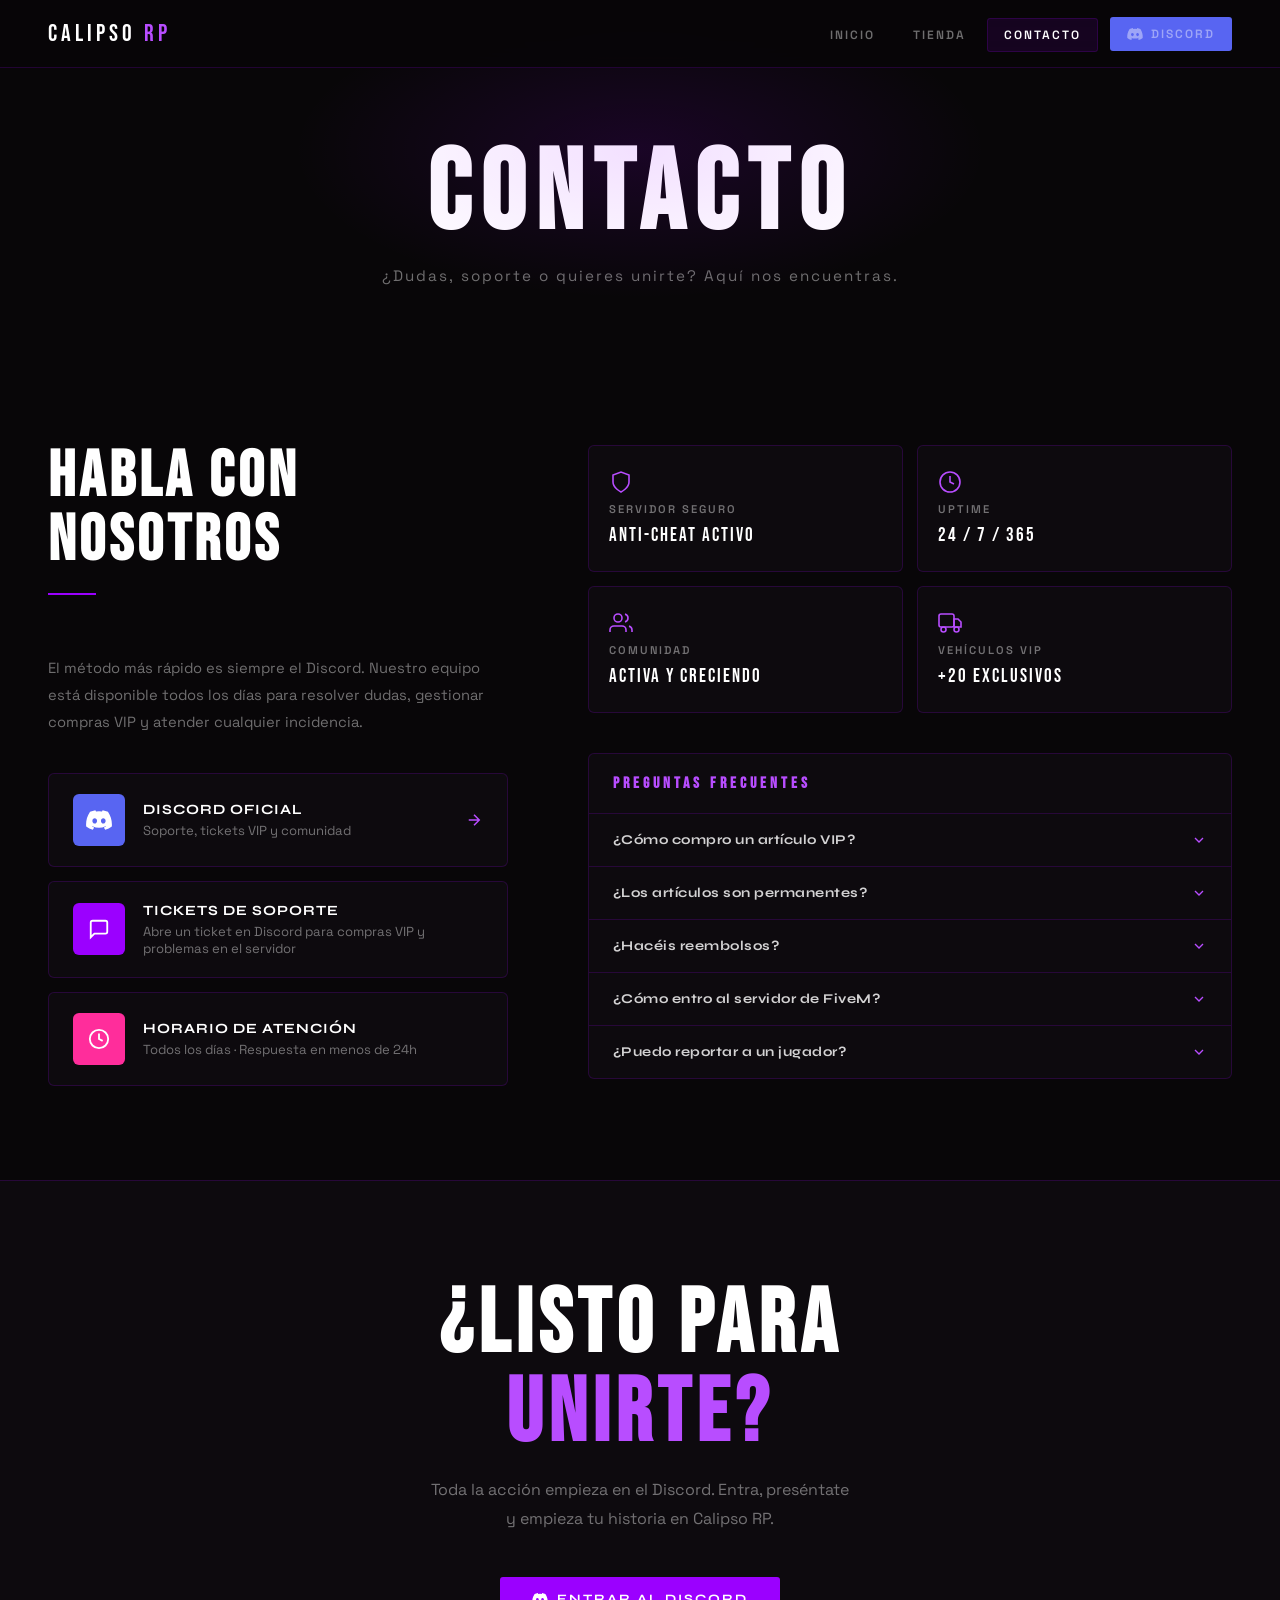
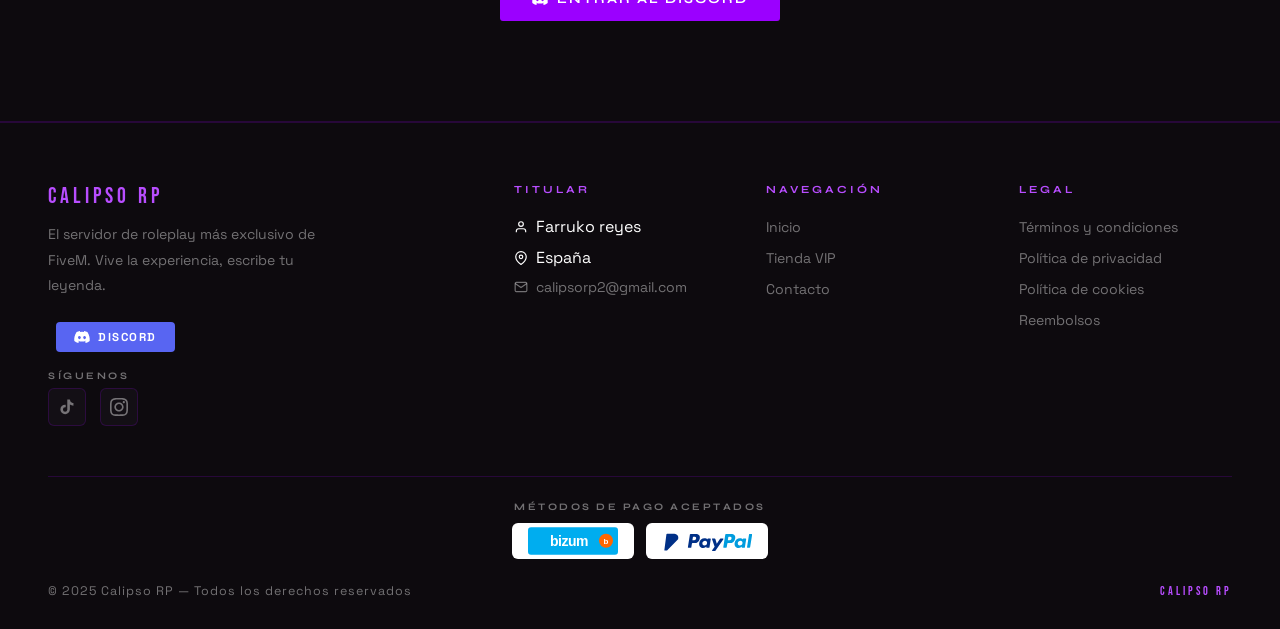
<file: Contacto.html>
<!DOCTYPE html>
<html lang="es">
<head>
  <meta charset="UTF-8"/>
  <meta name="viewport" content="width=device-width, initial-scale=1.0"/>
  <title>Contacto — Calipso RP</title>
  <link rel="icon" href="./Imagenes/logorojo1.png"/>
  <link rel="stylesheet" href="style.css"/>
</head>
<body>

  <nav class="nav" id="nav">
    <a href="./index.html" class="nav-logo">
      <span class="nav-logo-name">CALIPSO <span>RP</span></span>
    </a>
    <ul class="nav-links" id="navLinks">
      <li><a href="./index.html">Inicio</a></li>
      <li><a href="./Articulos.html">Tienda</a></li>
      <li><a href="./Contacto.html" class="active">Contacto</a></li>
      <a href="https://discord.gg/zxBqZYBh" target="_blank" class="nav-discord">
        <svg width="16" height="12" viewBox="0 0 71 55" fill="currentColor"><path d="M60.1 4.9A58.5 58.5 0 0 0 45.5.4a40.7 40.7 0 0 0-1.8 3.7 54.1 54.1 0 0 0-16.3 0A39.4 39.4 0 0 0 25.5.4 58.4 58.4 0 0 0 10.9 5C1.6 18.8-1 32.3.3 45.5a59 59 0 0 0 18 9.1 44.4 44.4 0 0 0 3.8-6.2 38.4 38.4 0 0 1-6-2.9l1.4-1.1a42 42 0 0 0 36 0l1.5 1.1a38.3 38.3 0 0 1-6 2.9 44.3 44.3 0 0 0 3.8 6.2 58.8 58.8 0 0 0 18-9.1C72.1 30.2 68 16.8 60.1 4.9ZM23.7 37.3c-3.5 0-6.4-3.2-6.4-7.2s2.8-7.2 6.4-7.2 6.5 3.3 6.4 7.2c0 4-2.8 7.2-6.4 7.2Zm23.6 0c-3.5 0-6.4-3.2-6.4-7.2s2.8-7.2 6.4-7.2 6.5 3.3 6.4 7.2c0 4-2.8 7.2-6.4 7.2Z"/></svg>
        Discord
      </a>
    </ul>
    <button class="hamburger" id="hamburger" onclick="toggleMenu()" aria-label="Menu">
      <span></span><span></span><span></span>
    </button>
  </nav>

  <!-- HERO -->
  <section class="page-hero">
    <h1 class="page-hero-title">CONTACTO</h1>
    <p class="page-hero-sub">¿Dudas, soporte o quieres unirte? Aquí nos encuentras.</p>
  </section>

  <!-- CONTACT LAYOUT -->
  <div class="contact-wrap">

    <!-- IZQUIERDA -->
    <div class="contact-left">
      <h2 class="section-title">HABLA CON<br>NOSOTROS</h2>
      <div class="section-line"></div>
      <p class="contact-intro">El método más rápido es siempre el Discord. Nuestro equipo está disponible todos los días para resolver dudas, gestionar compras VIP y atender cualquier incidencia.</p>

      <a href="https://discord.gg/zxBqZYBh" target="_blank" class="contact-channel reveal">
        <div class="contact-channel-icon" style="background:#5865F2">
          <svg width="26" height="20" viewBox="0 0 71 55" fill="white"><path d="M60.1 4.9A58.5 58.5 0 0 0 45.5.4a40.7 40.7 0 0 0-1.8 3.7 54.1 54.1 0 0 0-16.3 0A39.4 39.4 0 0 0 25.5.4 58.4 58.4 0 0 0 10.9 5C1.6 18.8-1 32.3.3 45.5a59 59 0 0 0 18 9.1 44.4 44.4 0 0 0 3.8-6.2 38.4 38.4 0 0 1-6-2.9l1.4-1.1a42 42 0 0 0 36 0l1.5 1.1a38.3 38.3 0 0 1-6 2.9 44.3 44.3 0 0 0 3.8 6.2 58.8 58.8 0 0 0 18-9.1C72.1 30.2 68 16.8 60.1 4.9ZM23.7 37.3c-3.5 0-6.4-3.2-6.4-7.2s2.8-7.2 6.4-7.2 6.5 3.3 6.4 7.2c0 4-2.8 7.2-6.4 7.2Zm23.6 0c-3.5 0-6.4-3.2-6.4-7.2s2.8-7.2 6.4-7.2 6.5 3.3 6.4 7.2c0 4-2.8 7.2-6.4 7.2Z"/></svg>
        </div>
        <div class="contact-channel-info">
          <span class="contact-channel-name">Discord oficial</span>
          <span class="contact-channel-desc">Soporte, tickets VIP y comunidad</span>
        </div>
        <svg class="contact-channel-arrow" width="18" height="18" viewBox="0 0 24 24" fill="none" stroke="currentColor" stroke-width="2"><path d="M5 12h14M12 5l7 7-7 7"/></svg>
      </a>

      <div class="contact-channel reveal" style="cursor:default">
        <div class="contact-channel-icon" style="background:var(--purple)">
          <svg width="22" height="22" viewBox="0 0 24 24" fill="none" stroke="white" stroke-width="2"><path d="M21 15a2 2 0 0 1-2 2H7l-4 4V5a2 2 0 0 1 2-2h14a2 2 0 0 1 2 2z"/></svg>
        </div>
        <div class="contact-channel-info">
          <span class="contact-channel-name">Tickets de soporte</span>
          <span class="contact-channel-desc">Abre un ticket en Discord para compras VIP y problemas en el servidor</span>
        </div>
      </div>

      <div class="contact-channel reveal" style="cursor:default">
        <div class="contact-channel-icon" style="background:var(--pink)">
          <svg width="22" height="22" viewBox="0 0 24 24" fill="none" stroke="white" stroke-width="2"><circle cx="12" cy="12" r="10"/><polyline points="12 6 12 12 16 14"/></svg>
        </div>
        <div class="contact-channel-info">
          <span class="contact-channel-name">Horario de atención</span>
          <span class="contact-channel-desc">Todos los días · Respuesta en menos de 24h</span>
        </div>
      </div>
    </div>

    <!-- DERECHA: info + FAQ -->
    <div class="contact-right">

      <!-- INFO CARDS -->
      <div class="contact-info-grid reveal">
        <div class="contact-info-card">
          <svg width="24" height="24" viewBox="0 0 24 24" fill="none" stroke="currentColor" stroke-width="1.6"><path d="M12 22s8-4 8-10V5l-8-3-8 3v7c0 6 8 10 8 10z"/></svg>
          <span class="contact-info-label">Servidor seguro</span>
          <span class="contact-info-val">Anti-cheat activo</span>
        </div>
        <div class="contact-info-card">
          <svg width="24" height="24" viewBox="0 0 24 24" fill="none" stroke="currentColor" stroke-width="1.6"><circle cx="12" cy="12" r="10"/><polyline points="12 6 12 12 16 14"/></svg>
          <span class="contact-info-label">Uptime</span>
          <span class="contact-info-val">24 / 7 / 365</span>
        </div>
        <div class="contact-info-card">
          <svg width="24" height="24" viewBox="0 0 24 24" fill="none" stroke="currentColor" stroke-width="1.6"><path d="M17 21v-2a4 4 0 0 0-4-4H5a4 4 0 0 0-4 4v2"/><circle cx="9" cy="7" r="4"/><path d="M23 21v-2a4 4 0 0 0-3-3.87"/><path d="M16 3.13a4 4 0 0 1 0 7.75"/></svg>
          <span class="contact-info-label">Comunidad</span>
          <span class="contact-info-val">Activa y creciendo</span>
        </div>
        <div class="contact-info-card">
          <svg width="24" height="24" viewBox="0 0 24 24" fill="none" stroke="currentColor" stroke-width="1.6"><rect x="1" y="3" width="15" height="13" rx="2"/><path d="M16 8h4l3 3v5h-7V8z"/><circle cx="5.5" cy="18.5" r="2.5"/><circle cx="18.5" cy="18.5" r="2.5"/></svg>
          <span class="contact-info-label">Vehículos VIP</span>
          <span class="contact-info-val">+20 exclusivos</span>
        </div>
      </div>

      <!-- FAQ -->
      <div class="faq-wrap reveal">
        <h3 class="faq-title">PREGUNTAS FRECUENTES</h3>

        <div class="faq-item">
          <div class="faq-q">
            <span>¿Cómo compro un artículo VIP?</span>
            <svg width="16" height="16" viewBox="0 0 24 24" fill="none" stroke="currentColor" stroke-width="2"><polyline points="6 9 12 15 18 9"/></svg>
          </div>
          <div class="faq-a">Entra al Discord, abre un ticket en el canal correspondiente e indica tu nombre de personaje en el servidor. Un administrador te entregará el artículo al momento.</div>
        </div>

        <div class="faq-item">
          <div class="faq-q">
            <span>¿Los artículos son permanentes?</span>
            <svg width="16" height="16" viewBox="0 0 24 24" fill="none" stroke="currentColor" stroke-width="2"><polyline points="6 9 12 15 18 9"/></svg>
          </div>
          <div class="faq-a">Sí. Todos los artículos de la tienda VIP son permanentes y no se pierden aunque borres tu personaje. Son tuyos para siempre.</div>
        </div>

        <div class="faq-item">
          <div class="faq-q">
            <span>¿Hacéis reembolsos?</span>
            <svg width="16" height="16" viewBox="0 0 24 24" fill="none" stroke="currentColor" stroke-width="2"><polyline points="6 9 12 15 18 9"/></svg>
          </div>
          <div class="faq-a">Los reembolsos se evalúan caso por caso. Si tienes un problema con tu compra abre un ticket en Discord y lo gestionamos lo antes posible.</div>
        </div>

        <div class="faq-item">
          <div class="faq-q">
            <span>¿Cómo entro al servidor de FiveM?</span>
            <svg width="16" height="16" viewBox="0 0 24 24" fill="none" stroke="currentColor" stroke-width="2"><polyline points="6 9 12 15 18 9"/></svg>
          </div>
          <div class="faq-a">Únete primero al Discord para obtener la IP del servidor y las instrucciones de conexión. Toda la info está en el canal #como-entrar.</div>
        </div>

        <div class="faq-item">
          <div class="faq-q">
            <span>¿Puedo reportar a un jugador?</span>
            <svg width="16" height="16" viewBox="0 0 24 24" fill="none" stroke="currentColor" stroke-width="2"><polyline points="6 9 12 15 18 9"/></svg>
          </div>
          <div class="faq-a">Sí, abre un ticket en Discord con el nombre del jugador, hora aproximada y una descripción de lo ocurrido. El equipo de moderación lo revisará.</div>
        </div>

      </div>
    </div>

  </div>

  <!-- CTA DISCORD -->
  <section class="contact-cta">
    <div class="contact-cta-inner reveal">
      <h2 class="join-title">¿LISTO PARA <span>UNIRTE?</span></h2>
      <p class="join-sub">Toda la acción empieza en el Discord. Entra, preséntate y empieza tu historia en Calipso RP.</p>
      <a href="https://discord.gg/zxBqZYBh" target="_blank" class="btn-main">
        <svg width="16" height="12" viewBox="0 0 71 55" fill="currentColor"><path d="M60.1 4.9A58.5 58.5 0 0 0 45.5.4a40.7 40.7 0 0 0-1.8 3.7 54.1 54.1 0 0 0-16.3 0A39.4 39.4 0 0 0 25.5.4 58.4 58.4 0 0 0 10.9 5C1.6 18.8-1 32.3.3 45.5a59 59 0 0 0 18 9.1 44.4 44.4 0 0 0 3.8-6.2 38.4 38.4 0 0 1-6-2.9l1.4-1.1a42 42 0 0 0 36 0l1.5 1.1a38.3 38.3 0 0 1-6 2.9 44.3 44.3 0 0 0 3.8 6.2 58.8 58.8 0 0 0 18-9.1C72.1 30.2 68 16.8 60.1 4.9ZM23.7 37.3c-3.5 0-6.4-3.2-6.4-7.2s2.8-7.2 6.4-7.2 6.5 3.3 6.4 7.2c0 4-2.8 7.2-6.4 7.2Zm23.6 0c-3.5 0-6.4-3.2-6.4-7.2s2.8-7.2 6.4-7.2 6.5 3.3 6.4 7.2c0 4-2.8 7.2-6.4 7.2Z"/></svg>
        Entrar al Discord
      </a>
    </div>
  </section>

<!-- FOOTER -->
<footer>
  <div class="footer-grid">
    <div>
      <span class="footer-brand">CALIPSO RP</span>
      <p class="footer-about">El servidor de roleplay más exclusivo de FiveM. Vive la experiencia, escribe tu leyenda.</p>
      <a href="https://discord.gg/zxBqZYBh" target="_blank" class="nav-discord" style="display:inline-flex">
        <svg width="16" height="12" viewBox="0 0 71 55" fill="currentColor">
          <path d="M60.1 4.9A58.5 58.5 0 0 0 45.5.4a40.7 40.7 0 0 0-1.8 3.7 54.1 54.1 0 0 0-16.3 0A39.4 39.4 0 0 0 25.5.4 58.4 58.4 0 0 0 10.9 5C1.6 18.8-1 32.3.3 45.5a59 59 0 0 0 18 9.1 44.4 44.4 0 0 0 3.8-6.2 38.4 38.4 0 0 1-6-2.9l1.4-1.1a42 42 0 0 0 36 0l1.5 1.1a38.3 38.3 0 0 1-6 2.9 44.3 44.3 0 0 0 3.8 6.2 58.8 58.8 0 0 0 18-9.1C72.1 30.2 68 16.8 60.1 4.9ZM23.7 37.3c-3.5 0-6.4-3.2-6.4-7.2s2.8-7.2 6.4-7.2 6.5 3.3 6.4 7.2c0 4-2.8 7.2-6.4 7.2Zm23.6 0c-3.5 0-6.4-3.2-6.4-7.2s2.8-7.2 6.4-7.2 6.5 3.3 6.4 7.2c0 4-2.8 7.2-6.4 7.2Z"/>
        </svg>
        Discord
      </a>

      <!-- REDES SOCIALES -->
      <span class="footer-social-label" style="margin-top:18px;">Síguenos</span>
      <div class="footer-social">
        <!-- TikTok -->
        <a href="www.tiktok.com/@calipsorp" target="_blank" class="footer-social-link" aria-label="TikTok">
          <svg width="18" height="18" viewBox="0 0 24 24" fill="currentColor">
            <path d="M19.59 6.69a4.83 4.83 0 0 1-3.77-4.25V2h-3.45v13.67a2.89 2.89 0 0 1-2.88 2.5 2.89 2.89 0 0 1-2.89-2.89 2.89 2.89 0 0 1 2.89-2.89c.28 0 .54.04.79.1V9.01a6.33 6.33 0 0 0-.79-.05 6.34 6.34 0 0 0-6.34 6.34 6.34 6.34 0 0 0 6.34 6.34 6.34 6.34 0 0 0 6.33-6.34V8.69a8.16 8.16 0 0 0 4.77 1.52V6.75a4.85 4.85 0 0 1-1-.06z"/>
          </svg>
        </a>
        <!-- Instagram -->
        <a href="#" target="_blank" class="footer-social-link" aria-label="Instagram">
          <svg width="18" height="18" viewBox="0 0 24 24" fill="currentColor">
            <path d="M12 2.163c3.204 0 3.584.012 4.85.07 3.252.148 4.771 1.691 4.919 4.919.058 1.265.069 1.645.069 4.849 0 3.205-.012 3.584-.069 4.849-.149 3.225-1.664 4.771-4.919 4.919-1.266.058-1.644.07-4.85.07-3.204 0-3.584-.012-4.849-.07-3.26-.149-4.771-1.699-4.919-4.92-.058-1.265-.07-1.644-.07-4.849 0-3.204.013-3.583.07-4.849.149-3.227 1.664-4.771 4.919-4.919 1.266-.057 1.645-.069 4.849-.069zm0-2.163c-3.259 0-3.667.014-4.947.072-4.358.2-6.78 2.618-6.98 6.98-.059 1.281-.073 1.689-.073 4.948 0 3.259.014 3.668.072 4.948.2 4.358 2.618 6.78 6.98 6.98 1.281.058 1.689.072 4.948.072 3.259 0 3.668-.014 4.948-.072 4.354-.2 6.782-2.618 6.979-6.98.059-1.28.073-1.689.073-4.948 0-3.259-.014-3.667-.072-4.947-.196-4.354-2.617-6.78-6.979-6.98-1.281-.059-1.69-.073-4.949-.073zm0 5.838c-3.403 0-6.162 2.759-6.162 6.162s2.759 6.163 6.162 6.163 6.162-2.759 6.162-6.163c0-3.403-2.759-6.162-6.162-6.162zm0 10.162c-2.209 0-4-1.79-4-4 0-2.209 1.791-4 4-4s4 1.791 4 4c0 2.21-1.791 4-4 4zm6.406-11.845c-.796 0-1.441.645-1.441 1.44s.645 1.44 1.441 1.44c.795 0 1.439-.645 1.439-1.44s-.644-1.44-1.439-1.44z"/>
          </svg>
        </a>
      </div>
    </div>

    <div>
  <p class="footer-col-title">Titular</p>
  <ul class="footer-links">
    <li style="display:flex;align-items:center;gap:8px;color:var(--gray)">
      <svg width="14" height="14" viewBox="0 0 24 24" fill="none" stroke="currentColor" stroke-width="2">
        <path d="M20 21v-2a4 4 0 0 0-4-4H8a4 4 0 0 0-4 4v2"/>
        <circle cx="12" cy="7" r="4"/>
      </svg>
      Farruko reyes
    </li>
    <li style="display:flex;align-items:center;gap:8px;color:var(--gray)">
      <svg width="14" height="14" viewBox="0 0 24 24" fill="none" stroke="currentColor" stroke-width="2">
        <path d="M21 10c0 7-9 13-9 13s-9-6-9-13a9 9 0 0 1 18 0z"/>
        <circle cx="12" cy="10" r="3"/>
      </svg>
      España
    </li>
    <li>
      <a href="mailto:calipsorp2@gmail.com" style="display:flex;align-items:center;gap:8px;">
        <svg width="14" height="14" viewBox="0 0 24 24" fill="none" stroke="currentColor" stroke-width="2">
          <path d="M4 4h16c1.1 0 2 .9 2 2v12c0 1.1-.9 2-2 2H4c-1.1 0-2-.9-2-2V6c0-1.1.9-2 2-2z"/>
          <polyline points="22,6 12,13 2,6"/>
        </svg>
        calipsorp2@gmail.com
      </a>
    </li>
  </ul>
</div>

    <div>
      <p class="footer-col-title">Navegación</p>
      <ul class="footer-links">
        <li><a href="./index.html">Inicio</a></li>
        <li><a href="./Articulos.html">Tienda VIP</a></li>
        <li><a href="./Contacto.html">Contacto</a></li>
      </ul>
    </div>
    <div>
      <p class="footer-col-title">Legal</p>
      <ul class="footer-links">
        <li><a href="#">Términos y condiciones</a></li>
        <li><a href="./Privacidad.html">Política de privacidad</a></li>
        <li><a href="./Paginacookies.html">Política de cookies</a></li>
        <li><a href="#">Reembolsos</a></li>
      </ul>
    </div>
  </div>

  <!-- MÉTODOS DE PAGO + COPYRIGHT -->
  <div class="footer-bottom-full">

    <!-- Logos de pago centrados -->
    <div class="footer-payment-row" style="border-top:none; padding-top:0; margin-top:0;">
      <span class="footer-payment-label">Métodos de pago aceptados</span>
      <div class="footer-payment-logos">
        <!-- Bizum -->
        <div class="footer-payment-logo">
          <svg width="90" height="28" viewBox="0 0 180 55" xmlns="http://www.w3.org/2000/svg">
            <rect width="180" height="55" rx="6" fill="#00ADEF"/>
            <text x="82" y="37" font-family="Arial Black, sans-serif" font-weight="900" font-size="28" fill="white" text-anchor="middle" letter-spacing="-1">bizum</text>
            <circle cx="156" cy="27" r="14" fill="#FF6600"/>
            <text x="156" y="33" font-family="Arial, sans-serif" font-weight="900" font-size="16" fill="white" text-anchor="middle">b</text>
          </svg>
        </div>
        <!-- PayPal -->
        <div class="footer-payment-logo">
          <svg width="90" height="28" viewBox="0 0 124 33" xmlns="http://www.w3.org/2000/svg">
            <path d="M46.211 6.749h-6.839a.95.95 0 0 0-.939.802l-2.766 17.537a.57.57 0 0 0 .564.658h3.265a.95.95 0 0 0 .939-.803l.746-4.73a.95.95 0 0 1 .938-.803h2.165c4.505 0 7.105-2.18 7.784-6.496.306-1.89.013-3.375-.872-4.415-.972-1.142-2.696-1.75-4.985-1.75zM47 13.154c-.374 2.454-2.249 2.454-4.062 2.454h-1.032l.724-4.583a.57.57 0 0 1 .563-.481h.473c1.235 0 2.4 0 3.002.704.359.42.469 1.044.332 1.906z" fill="#003087"/>
            <path d="M66.654 13.075h-3.275a.57.57 0 0 0-.563.481l-.145.916-.229-.332c-.709-1.029-2.29-1.373-3.868-1.373-3.619 0-6.71 2.741-7.312 6.586-.313 1.918.132 3.752 1.22 5.031.998 1.176 2.426 1.666 4.125 1.666 2.916 0 4.533-1.875 4.533-1.875l-.146.91a.57.57 0 0 0 .562.66h2.95a.95.95 0 0 0 .939-.803l1.77-11.209a.568.568 0 0 0-.561-.658zm-4.565 6.374c-.316 1.871-1.801 3.127-3.695 3.127-.951 0-1.711-.305-2.199-.883-.484-.574-.668-1.391-.514-2.301.295-1.855 1.805-3.152 3.67-3.152.93 0 1.686.309 2.184.892.499.589.697 1.411.554 2.317z" fill="#003087"/>
            <path d="M84.096 13.075h-3.291a.954.954 0 0 0-.787.417l-4.539 6.686-1.924-6.425a.953.953 0 0 0-.912-.678h-3.234a.57.57 0 0 0-.541.754l3.625 10.638-3.408 4.811a.57.57 0 0 0 .465.9h3.287a.949.949 0 0 0 .781-.408l10.946-15.8a.57.57 0 0 0-.468-.895z" fill="#003087"/>
            <path d="M94.992 6.749h-6.84a.95.95 0 0 0-.938.802l-2.766 17.537a.569.569 0 0 0 .562.658h3.51a.665.665 0 0 0 .656-.562l.785-4.971a.95.95 0 0 1 .938-.803h2.164c4.506 0 7.105-2.18 7.785-6.496.307-1.89.012-3.375-.873-4.415-.971-1.142-2.694-1.75-4.983-1.75zm.789 6.405c-.373 2.454-2.248 2.454-4.062 2.454h-1.031l.725-4.583a.568.568 0 0 1 .562-.481h.473c1.234 0 2.4 0 3.002.704.359.42.468 1.044.331 1.906z" fill="#009cde"/>
            <path d="M115.434 13.075h-3.273a.567.567 0 0 0-.562.481l-.145.916-.23-.332c-.709-1.029-2.289-1.373-3.867-1.373-3.619 0-6.709 2.741-7.311 6.586-.312 1.918.131 3.752 1.219 5.031 1 1.176 2.426 1.666 4.125 1.666 2.916 0 4.533-1.875 4.533-1.875l-.146.91a.57.57 0 0 0 .564.66h2.949a.95.95 0 0 0 .938-.803l1.771-11.209a.571.571 0 0 0-.565-.658zm-4.565 6.374c-.314 1.871-1.801 3.127-3.695 3.127-.949 0-1.711-.305-2.199-.883-.484-.574-.666-1.391-.514-2.301.297-1.855 1.805-3.152 3.67-3.152.93 0 1.686.309 2.184.892.501.589.699 1.411.554 2.317z" fill="#009cde"/>
            <path d="M119.962 7.182l-2.807 17.854a.569.569 0 0 0 .562.658h2.822c.469 0 .867-.34.939-.803l2.768-17.536a.57.57 0 0 0-.562-.659h-3.16a.571.571 0 0 0-.562.486z" fill="#009cde"/>
            <path d="M7.266 29.154a.604.604 0 0 1-.598.52H3.881a.604.604 0 0 1-.597-.709L6.092 7.182a.952.952 0 0 1 .938-.802h7.896c2.759 0 4.806.625 6.084 1.858 1.16 1.125 1.614 2.606 1.387 4.517-.047.39-.127.795-.242 1.209" fill="#003087"/>
          </svg>
        </div>
      </div>
    </div>

    <!-- Fila copyright -->
    <div class="footer-bottom-row">
      <span>© 2025 Calipso RP — Todos los derechos reservados</span>
      <span class="tag">CALIPSO RP</span>
    </div>

  </div>
</footer>

  <script src="main.js"></script>

  <script>
    document.querySelectorAll('.faq-item').forEach(item => {
      item.querySelector('.faq-q').addEventListener('click', () => {
        const isOpen = item.classList.contains('open');
        document.querySelectorAll('.faq-item').forEach(i => i.classList.remove('open'));
        if (!isOpen) item.classList.add('open');
      });
    });
  </script>

</body>
</html>
</file>
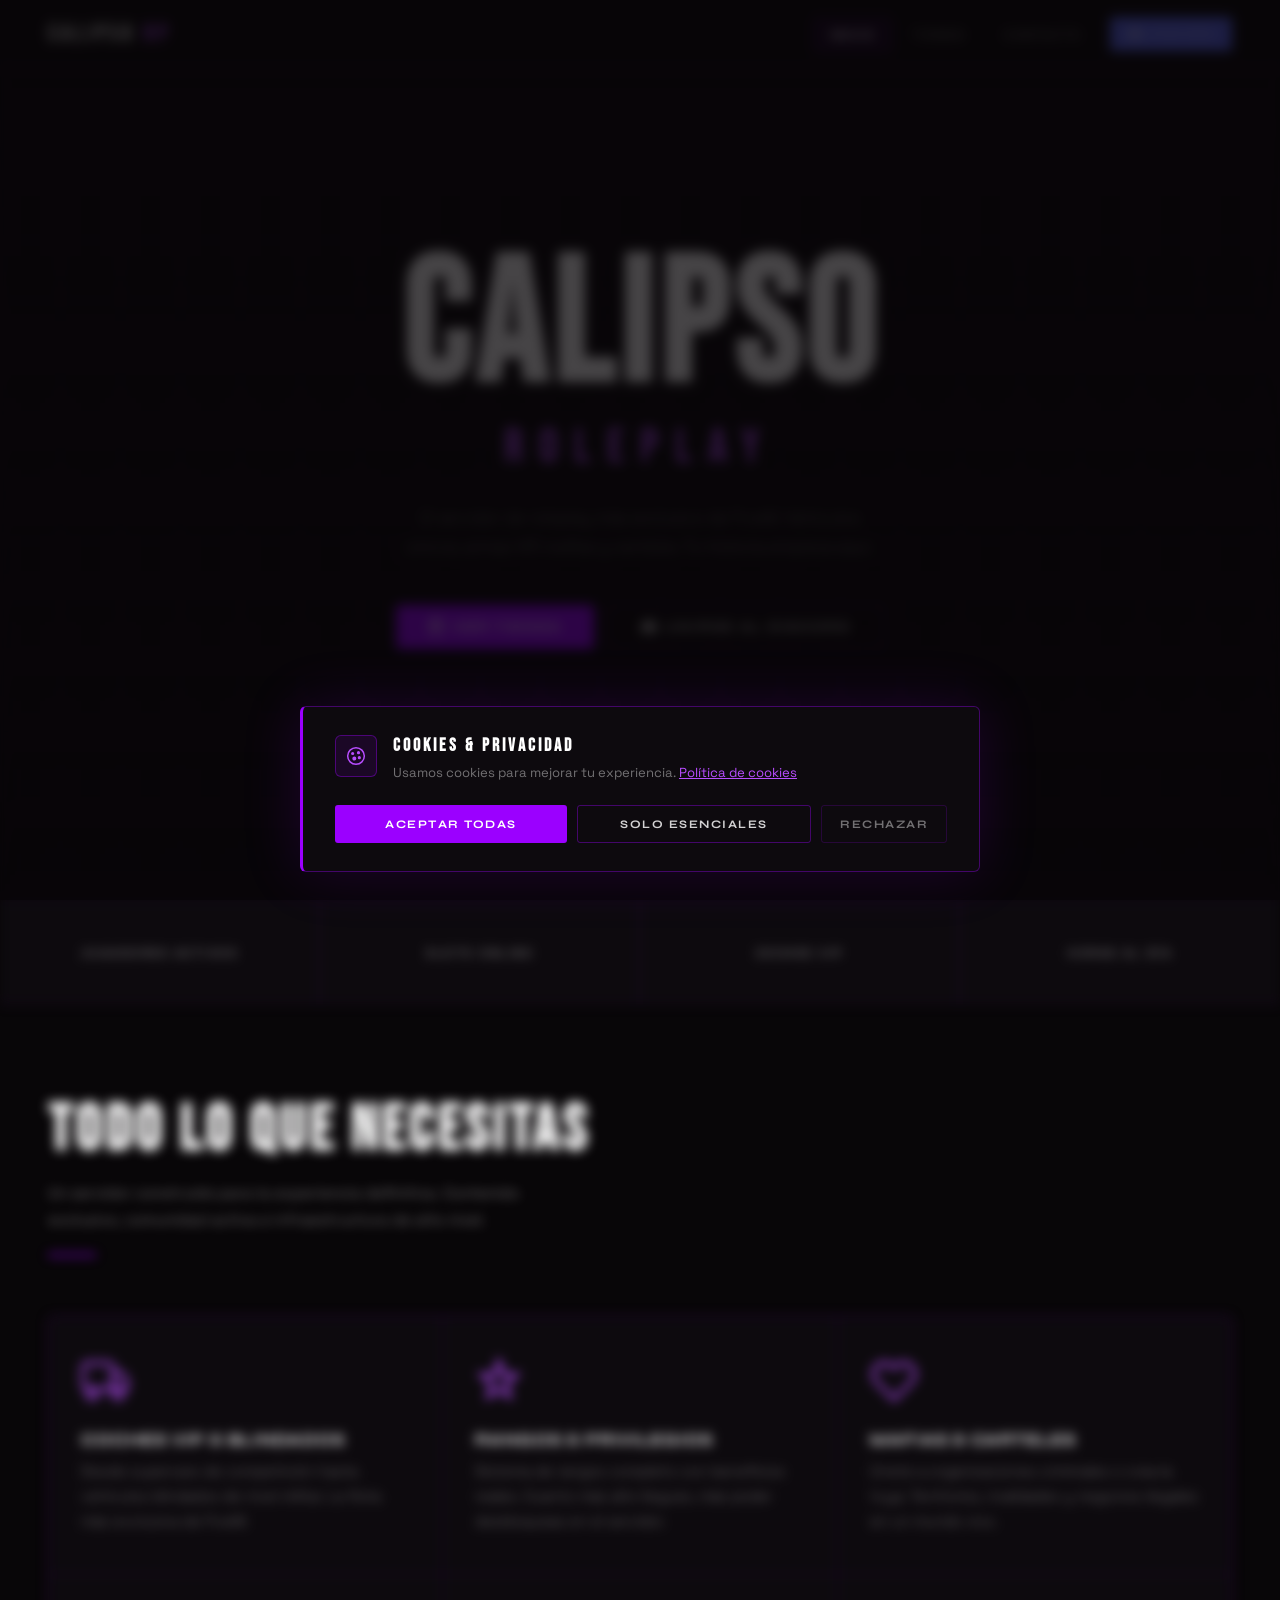
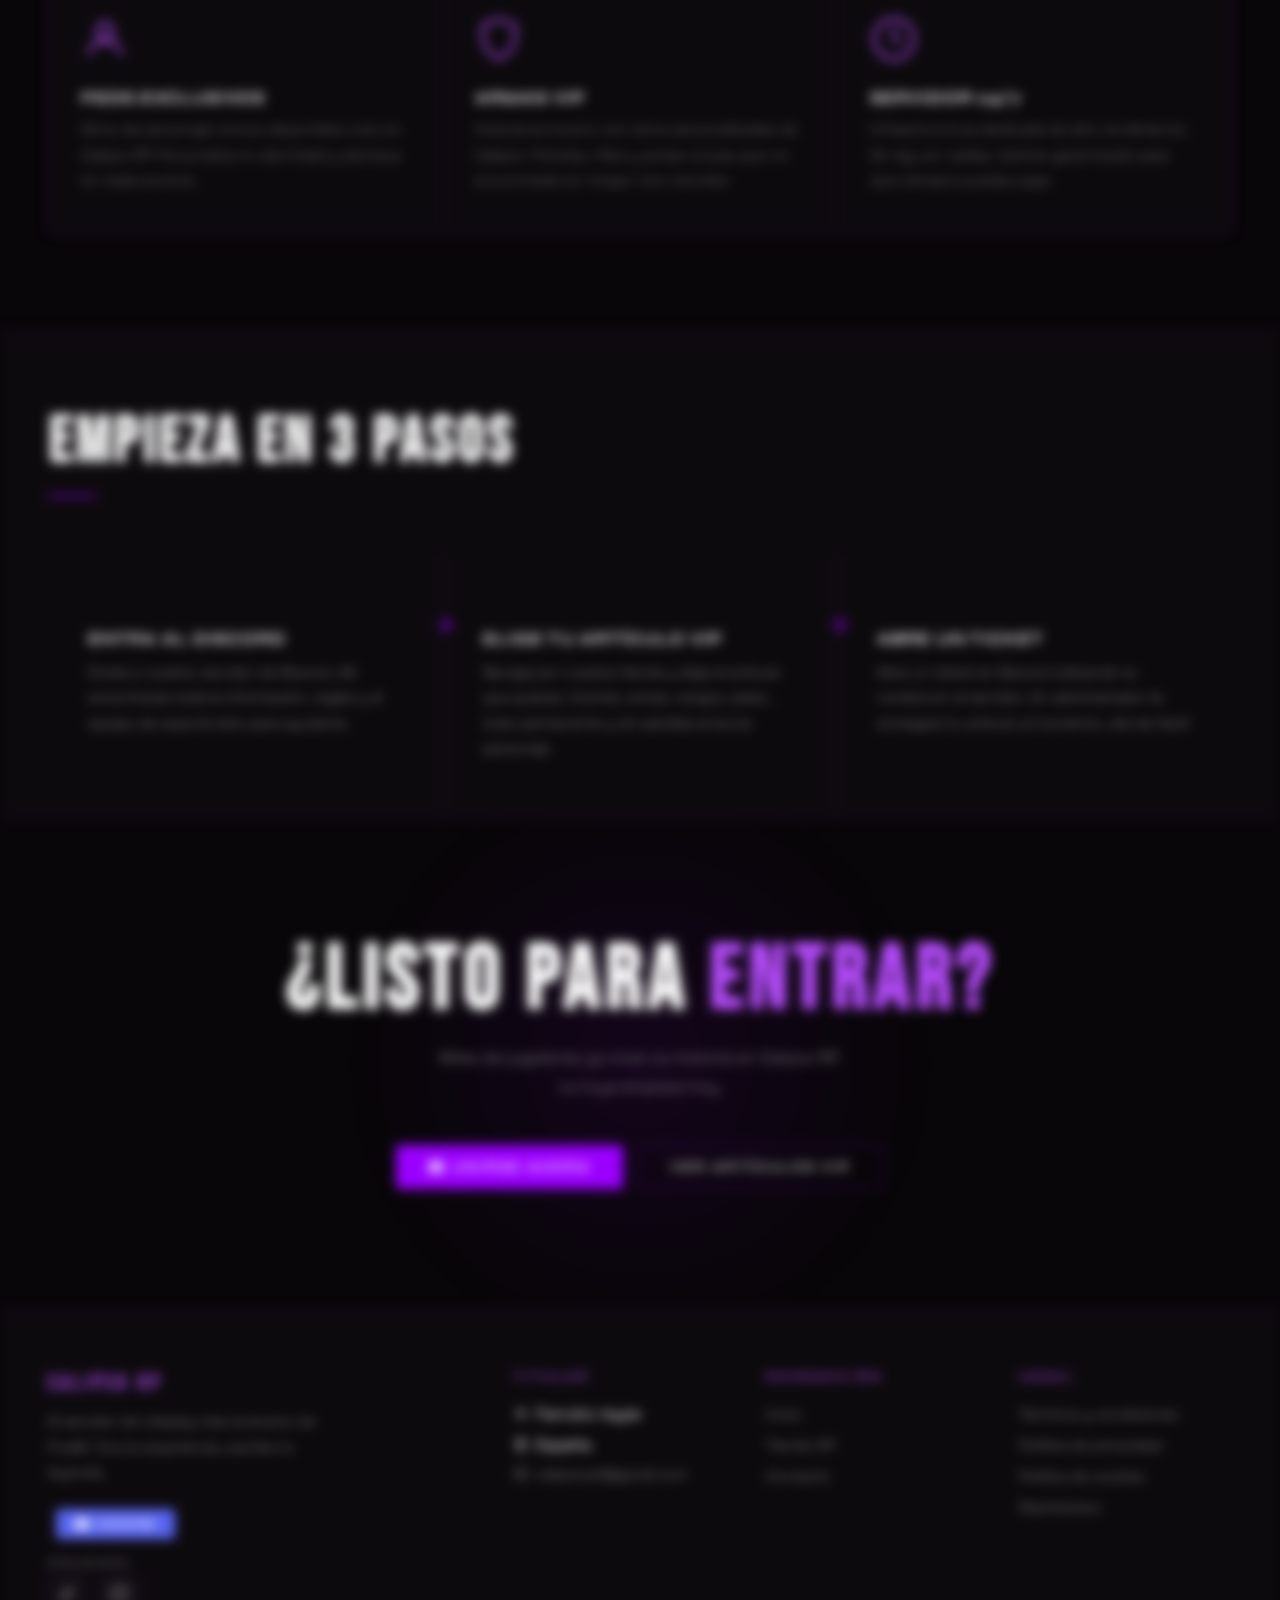
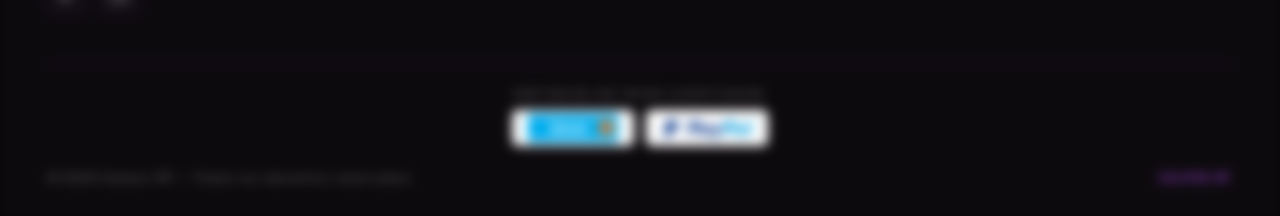
<file: inicio.html>
<!DOCTYPE html>
<html lang="es">
<head>
  <meta charset="UTF-8"/>
  <meta name="viewport" content="width=device-width, initial-scale=1.0"/>
  <title>Calipso RP — FiveM Roleplay</title>
  <link rel="icon" href="./Imagenes/logorojo1.png"/>
  <link rel="stylesheet" href="style.css"/>
</head>
<body>

<div id="pageContent">

  <!-- NAV -->
  <nav class="nav" id="nav">
    <a href="inicio.html" class="nav-logo">
      <span class="nav-logo-name">CALIPSO <span>RP</span></span>
    </a>
    <ul class="nav-links" id="navLinks">
      <li><a href="inicio.html" class="active">Inicio</a></li>
      <li><a href="./Articulos.html">Tienda</a></li>
      <li><a href="./Contacto.html">Contacto</a></li>
      <a href="https://discord.gg/zxBqZYBh" target="_blank" class="nav-discord">
        <svg width="16" height="12" viewBox="0 0 71 55" fill="currentColor"><path d="M60.1 4.9A58.5 58.5 0 0 0 45.5.4a40.7 40.7 0 0 0-1.8 3.7 54.1 54.1 0 0 0-16.3 0A39.4 39.4 0 0 0 25.5.4 58.4 58.4 0 0 0 10.9 5C1.6 18.8-1 32.3.3 45.5a59 59 0 0 0 18 9.1 44.4 44.4 0 0 0 3.8-6.2 38.4 38.4 0 0 1-6-2.9l1.4-1.1a42 42 0 0 0 36 0l1.5 1.1a38.3 38.3 0 0 1-6 2.9 44.3 44.3 0 0 0 3.8 6.2 58.8 58.8 0 0 0 18-9.1C72.1 30.2 68 16.8 60.1 4.9ZM23.7 37.3c-3.5 0-6.4-3.2-6.4-7.2s2.8-7.2 6.4-7.2 6.5 3.3 6.4 7.2c0 4-2.8 7.2-6.4 7.2Zm23.6 0c-3.5 0-6.4-3.2-6.4-7.2s2.8-7.2 6.4-7.2 6.5 3.3 6.4 7.2c0 4-2.8 7.2-6.4 7.2Z"/></svg>
        Discord
      </a>
    </ul>
    <button class="hamburger" id="hamburger" onclick="toggleMenu()" aria-label="Menu">
      <span></span><span></span><span></span>
    </button>
  </nav>

  <!-- HERO -->
  <section class="hero">
    <video class="hero-video" autoplay muted loop playsinline>
      <source src="./Imagenes/load_scale_1x_prob-3.mp4" type="video/mp4">
    </video>
    <div class="hero-overlay"></div>
    <div class="hero-grid"></div>
    <div class="hero-content">
      <h1 class="hero-title">CALIPSO</h1>
      <span class="hero-title-sub">ROLEPLAY</span>
      <p class="hero-desc">
        El servidor de roleplay más exclusivo de FiveM. Vehículos únicos, armas VIP, mafias y carteles. Tu historia empieza aquí.
      </p>
      <div class="hero-btns">
        <a href="./Articulos.html" class="btn-main">
          <svg width="16" height="16" viewBox="0 0 24 24" fill="none" stroke="currentColor" stroke-width="2"><path d="M6 2L3 6v14a2 2 0 002 2h14a2 2 0 002-2V6l-3-4z"/><line x1="3" y1="6" x2="21" y2="6"/><path d="M16 10a4 4 0 01-8 0"/></svg>
          Ver Tienda
        </a>
        <a href="https://discord.gg/zxBqZYBh" target="_blank" class="btn-ghost">
          <svg width="16" height="12" viewBox="0 0 71 55" fill="currentColor"><path d="M60.1 4.9A58.5 58.5 0 0 0 45.5.4a40.7 40.7 0 0 0-1.8 3.7 54.1 54.1 0 0 0-16.3 0A39.4 39.4 0 0 0 25.5.4 58.4 58.4 0 0 0 10.9 5C1.6 18.8-1 32.3.3 45.5a59 59 0 0 0 18 9.1 44.4 44.4 0 0 0 3.8-6.2 38.4 38.4 0 0 1-6-2.9l1.4-1.1a42 42 0 0 0 36 0l1.5 1.1a38.3 38.3 0 0 1-6 2.9 44.3 44.3 0 0 0 3.8 6.2 58.8 58.8 0 0 0 18-9.1C72.1 30.2 68 16.8 60.1 4.9ZM23.7 37.3c-3.5 0-6.4-3.2-6.4-7.2s2.8-7.2 6.4-7.2 6.5 3.3 6.4 7.2c0 4-2.8 7.2-6.4 7.2Zm23.6 0c-3.5 0-6.4-3.2-6.4-7.2s2.8-7.2 6.4-7.2 6.5 3.3 6.4 7.2c0 4-2.8 7.2-6.4 7.2Z"/></svg>
          Unirse al Discord
        </a>
      </div>
    </div>
  </section>

  <!-- STATS -->
  <div class="stats">
    <div class="stat-item reveal">
      <span class="stat-lbl">Jugadores activos</span>
    </div>
    <div class="stat-item reveal">
      <span class="stat-lbl">Slots online</span>
    </div>
    <div class="stat-item reveal">
      <span class="stat-lbl">Coches VIP</span>
    </div>
    <div class="stat-item reveal">
      <span class="stat-lbl">Horas al día</span>
    </div>
  </div>

  <!-- FEATURES -->
  <section class="section" id="features">
    <div class="reveal">
      <h2 class="section-title">TODO LO QUE NECESITAS</h2>
      <p class="section-sub">Un servidor construido para la experiencia definitiva. Contenido exclusivo, comunidad activa e infraestructura de alto nivel.</p>
      <div class="section-line"></div>
    </div>
    <div class="features-grid">

      <div class="feature-card reveal">
        <svg class="feature-icon" viewBox="0 0 24 24" fill="none" stroke="currentColor" stroke-width="1.4">
          <rect x="1" y="3" width="15" height="13" rx="2"/>
          <path d="M16 8h4l3 3v5h-7V8z"/>
          <circle cx="5.5" cy="18.5" r="2.5"/>
          <circle cx="18.5" cy="18.5" r="2.5"/>
        </svg>
        <h3 class="feature-title">Coches VIP & Blindados</h3>
        <p class="feature-desc">Desde supercars de competición hasta vehículos blindados de nivel militar. La flota más exclusiva de FiveM.</p>
      </div>

      <div class="feature-card reveal">
        <svg class="feature-icon" viewBox="0 0 24 24" fill="none" stroke="currentColor" stroke-width="1.4">
          <path d="M12 2l2 7h7l-5.5 4 2 7L12 16l-5.5 4 2-7L3 9h7z"/>
        </svg>
        <h3 class="feature-title">Rangos & Privilegios</h3>
        <p class="feature-desc">Sistema de rangos completo con beneficios reales. Cuanto más alto llegues, más poder desbloqueas en el servidor.</p>
      </div>

      <div class="feature-card reveal">
        <svg class="feature-icon" viewBox="0 0 24 24" fill="none" stroke="currentColor" stroke-width="1.4">
          <path d="M20.84 4.61a5.5 5.5 0 00-7.78 0L12 5.67l-1.06-1.06a5.5 5.5 0 00-7.78 7.78l1.06 1.06L12 21.23l7.78-7.78 1.06-1.06a5.5 5.5 0 000-7.78z"/>
        </svg>
        <h3 class="feature-title">Mafias & Carteles</h3>
        <p class="feature-desc">Únete a organizaciones criminales o crea la tuya. Territorios, rivalidades y negocios ilegales en un mundo vivo.</p>
      </div>

      <div class="feature-card reveal">
        <svg class="feature-icon" viewBox="0 0 24 24" fill="none" stroke="currentColor" stroke-width="1.4">
          <circle cx="12" cy="8" r="4"/>
          <path d="M4 20c0-4 3.6-7 8-7s8 3 8 7"/>
        </svg>
        <h3 class="feature-title">Peds Exclusivos</h3>
        <p class="feature-desc">Skins de personaje únicos disponibles solo en Calipso RP. Personaliza tu identidad y destaca en cada escena.</p>
      </div>

      <div class="feature-card reveal">
        <svg class="feature-icon" viewBox="0 0 24 24" fill="none" stroke="currentColor" stroke-width="1.4">
          <path d="M12 22s8-4 8-10V5l-8-3-8 3v7c0 6 8 10 8 10z"/>
        </svg>
        <h3 class="feature-title">Armas VIP</h3>
        <p class="feature-desc">Arsenal exclusivo con skins personalizadas de Calipso. Pistolas, rifles y armas únicas que no encontrarás en ningún otro servidor.</p>
      </div>

      <div class="feature-card reveal">
        <svg class="feature-icon" viewBox="0 0 24 24" fill="none" stroke="currentColor" stroke-width="1.4">
          <circle cx="12" cy="12" r="10"/>
          <polyline points="12 6 12 12 16 14"/>
        </svg>
        <h3 class="feature-title">Servidor 24/7</h3>
        <p class="feature-desc">Infraestructura dedicada de alto rendimiento. Sin lag, sin caídas. Uptime garantizado para que siempre puedas jugar.</p>
      </div>

    </div>
  </section>

  <!-- HOW IT WORKS -->
  <section class="how-section">
    <div class="section" style="padding-top:0;padding-bottom:0">
      <div class="reveal" style="padding-top:80px">
        <h2 class="section-title">EMPIEZA EN 3 PASOS</h2>
        <div class="section-line"></div>
      </div>
      <div class="how-grid">
        <div class="how-step reveal">
          <span class="how-num"></span>
          <h3 class="how-title">Entra al Discord</h3>
          <p class="how-desc">Únete a nuestro servidor de Discord. Allí encontrarás toda la información, reglas y el equipo de soporte listo para ayudarte.</p>
          <svg class="how-arrow" width="24" height="24" viewBox="0 0 24 24" fill="none" stroke="currentColor" stroke-width="2"><path d="M5 12h14M12 5l7 7-7 7"/></svg>
        </div>
        <div class="how-step reveal">
          <span class="how-num"></span>
          <h3 class="how-title">Elige tu artículo VIP</h3>
          <p class="how-desc">Navega por nuestra tienda y elige el artículo que quieras. Coches, armas, rangos, peds... todo permanente y sin pérdida al borrar personaje.</p>
          <svg class="how-arrow" width="24" height="24" viewBox="0 0 24 24" fill="none" stroke="currentColor" stroke-width="2"><path d="M5 12h14M12 5l7 7-7 7"/></svg>
        </div>
        <div class="how-step reveal">
          <span class="how-num"></span>
          <h3 class="how-title">Abre un ticket</h3>
          <p class="how-desc">Abre un ticket en Discord indicando tu nombre en el servidor. Un administrador te entregará tu artículo al momento. ¡Así de fácil!</p>
        </div>
      </div>
    </div>
  </section>

  <!-- JOIN -->
  <section class="join" id="join">
    <div class="reveal">
      <h2 class="join-title">¿LISTO PARA <span>ENTRAR?</span></h2>
      <p class="join-sub">Miles de jugadores ya viven su historia en Calipso RP. La tuya empieza hoy.</p>
      <div class="hero-btns">
        <a href="https://discord.gg/calipso" target="_blank" class="btn-main">
          <svg width="16" height="12" viewBox="0 0 71 55" fill="currentColor"><path d="M60.1 4.9A58.5 58.5 0 0 0 45.5.4a40.7 40.7 0 0 0-1.8 3.7 54.1 54.1 0 0 0-16.3 0A39.4 39.4 0 0 0 25.5.4 58.4 58.4 0 0 0 10.9 5C1.6 18.8-1 32.3.3 45.5a59 59 0 0 0 18 9.1 44.4 44.4 0 0 0 3.8-6.2 38.4 38.4 0 0 1-6-2.9l1.4-1.1a42 42 0 0 0 36 0l1.5 1.1a38.3 38.3 0 0 1-6 2.9 44.3 44.3 0 0 0 3.8 6.2 58.8 58.8 0 0 0 18-9.1C72.1 30.2 68 16.8 60.1 4.9ZM23.7 37.3c-3.5 0-6.4-3.2-6.4-7.2s2.8-7.2 6.4-7.2 6.5 3.3 6.4 7.2c0 4-2.8 7.2-6.4 7.2Zm23.6 0c-3.5 0-6.4-3.2-6.4-7.2s2.8-7.2 6.4-7.2 6.5 3.3 6.4 7.2c0 4-2.8 7.2-6.4 7.2Z"/></svg>
          Unirse ahora
        </a>
        <a href="tienda.html" class="btn-ghost">Ver artículos VIP</a>
      </div>
    </div>
  </section>

<!-- FOOTER -->
<footer>
  <div class="footer-grid">
    <div>
      <span class="footer-brand">CALIPSO RP</span>
      <p class="footer-about">El servidor de roleplay más exclusivo de FiveM. Vive la experiencia, escribe tu leyenda.</p>
      <a href="https://discord.gg/zxBqZYBh" target="_blank" class="nav-discord" style="display:inline-flex">
        <svg width="16" height="12" viewBox="0 0 71 55" fill="currentColor">
          <path d="M60.1 4.9A58.5 58.5 0 0 0 45.5.4a40.7 40.7 0 0 0-1.8 3.7 54.1 54.1 0 0 0-16.3 0A39.4 39.4 0 0 0 25.5.4 58.4 58.4 0 0 0 10.9 5C1.6 18.8-1 32.3.3 45.5a59 59 0 0 0 18 9.1 44.4 44.4 0 0 0 3.8-6.2 38.4 38.4 0 0 1-6-2.9l1.4-1.1a42 42 0 0 0 36 0l1.5 1.1a38.3 38.3 0 0 1-6 2.9 44.3 44.3 0 0 0 3.8 6.2 58.8 58.8 0 0 0 18-9.1C72.1 30.2 68 16.8 60.1 4.9ZM23.7 37.3c-3.5 0-6.4-3.2-6.4-7.2s2.8-7.2 6.4-7.2 6.5 3.3 6.4 7.2c0 4-2.8 7.2-6.4 7.2Zm23.6 0c-3.5 0-6.4-3.2-6.4-7.2s2.8-7.2 6.4-7.2 6.5 3.3 6.4 7.2c0 4-2.8 7.2-6.4 7.2Z"/>
        </svg>
        Discord
      </a>

      <!-- REDES SOCIALES -->
      <span class="footer-social-label" style="margin-top:18px;">Síguenos</span>
      <div class="footer-social">
        <!-- TikTok -->
        <a href="www.tiktok.com/@calipsorp" target="_blank" class="footer-social-link" aria-label="TikTok">
          <svg width="18" height="18" viewBox="0 0 24 24" fill="currentColor">
            <path d="M19.59 6.69a4.83 4.83 0 0 1-3.77-4.25V2h-3.45v13.67a2.89 2.89 0 0 1-2.88 2.5 2.89 2.89 0 0 1-2.89-2.89 2.89 2.89 0 0 1 2.89-2.89c.28 0 .54.04.79.1V9.01a6.33 6.33 0 0 0-.79-.05 6.34 6.34 0 0 0-6.34 6.34 6.34 6.34 0 0 0 6.34 6.34 6.34 6.34 0 0 0 6.33-6.34V8.69a8.16 8.16 0 0 0 4.77 1.52V6.75a4.85 4.85 0 0 1-1-.06z"/>
          </svg>
        </a>
        <!-- Instagram -->
        <a href="#" target="_blank" class="footer-social-link" aria-label="Instagram">
          <svg width="18" height="18" viewBox="0 0 24 24" fill="currentColor">
            <path d="M12 2.163c3.204 0 3.584.012 4.85.07 3.252.148 4.771 1.691 4.919 4.919.058 1.265.069 1.645.069 4.849 0 3.205-.012 3.584-.069 4.849-.149 3.225-1.664 4.771-4.919 4.919-1.266.058-1.644.07-4.85.07-3.204 0-3.584-.012-4.849-.07-3.26-.149-4.771-1.699-4.919-4.92-.058-1.265-.07-1.644-.07-4.849 0-3.204.013-3.583.07-4.849.149-3.227 1.664-4.771 4.919-4.919 1.266-.057 1.645-.069 4.849-.069zm0-2.163c-3.259 0-3.667.014-4.947.072-4.358.2-6.78 2.618-6.98 6.98-.059 1.281-.073 1.689-.073 4.948 0 3.259.014 3.668.072 4.948.2 4.358 2.618 6.78 6.98 6.98 1.281.058 1.689.072 4.948.072 3.259 0 3.668-.014 4.948-.072 4.354-.2 6.782-2.618 6.979-6.98.059-1.28.073-1.689.073-4.948 0-3.259-.014-3.667-.072-4.947-.196-4.354-2.617-6.78-6.979-6.98-1.281-.059-1.69-.073-4.949-.073zm0 5.838c-3.403 0-6.162 2.759-6.162 6.162s2.759 6.163 6.162 6.163 6.162-2.759 6.162-6.163c0-3.403-2.759-6.162-6.162-6.162zm0 10.162c-2.209 0-4-1.79-4-4 0-2.209 1.791-4 4-4s4 1.791 4 4c0 2.21-1.791 4-4 4zm6.406-11.845c-.796 0-1.441.645-1.441 1.44s.645 1.44 1.441 1.44c.795 0 1.439-.645 1.439-1.44s-.644-1.44-1.439-1.44z"/>
          </svg>
        </a>
      </div>
    </div>

    <div>
  <p class="footer-col-title">Titular</p>
  <ul class="footer-links">
    <li style="display:flex;align-items:center;gap:8px;color:var(--gray)">
      <svg width="14" height="14" viewBox="0 0 24 24" fill="none" stroke="currentColor" stroke-width="2">
        <path d="M20 21v-2a4 4 0 0 0-4-4H8a4 4 0 0 0-4 4v2"/>
        <circle cx="12" cy="7" r="4"/>
      </svg>
      Farruko reyes
    </li>
    <li style="display:flex;align-items:center;gap:8px;color:var(--gray)">
      <svg width="14" height="14" viewBox="0 0 24 24" fill="none" stroke="currentColor" stroke-width="2">
        <path d="M21 10c0 7-9 13-9 13s-9-6-9-13a9 9 0 0 1 18 0z"/>
        <circle cx="12" cy="10" r="3"/>
      </svg>
      España
    </li>
    <li>
      <a href="mailto:calipsorp2@gmail.com" style="display:flex;align-items:center;gap:8px;">
        <svg width="14" height="14" viewBox="0 0 24 24" fill="none" stroke="currentColor" stroke-width="2">
          <path d="M4 4h16c1.1 0 2 .9 2 2v12c0 1.1-.9 2-2 2H4c-1.1 0-2-.9-2-2V6c0-1.1.9-2 2-2z"/>
          <polyline points="22,6 12,13 2,6"/>
        </svg>
        calipsorp2@gmail.com
      </a>
    </li>
  </ul>
</div>

    <div>
      <p class="footer-col-title">Navegación</p>
      <ul class="footer-links">
        <li><a href="./inicio.html">Inicio</a></li>
        <li><a href="./Articulos.html">Tienda VIP</a></li>
        <li><a href="./Contacto.html">Contacto</a></li>
      </ul>
    </div>
    <div>
      <p class="footer-col-title">Legal</p>
      <ul class="footer-links">
        <li><a href="#">Términos y condiciones</a></li>
        <li><a href="./Privacidad.html">Política de privacidad</a></li>
        <li><a href="./Paginacookies.html">Política de cookies</a></li>
        <li><a href="#">Reembolsos</a></li>
      </ul>
    </div>
  </div>

  <!-- MÉTODOS DE PAGO + COPYRIGHT -->
  <div class="footer-bottom-full">

    <!-- Logos de pago centrados -->
    <div class="footer-payment-row" style="border-top:none; padding-top:0; margin-top:0;">
      <span class="footer-payment-label">Métodos de pago aceptados</span>
      <div class="footer-payment-logos">
        <!-- Bizum -->
        <div class="footer-payment-logo">
          <svg width="90" height="28" viewBox="0 0 180 55" xmlns="http://www.w3.org/2000/svg">
            <rect width="180" height="55" rx="6" fill="#00ADEF"/>
            <text x="82" y="37" font-family="Arial Black, sans-serif" font-weight="900" font-size="28" fill="white" text-anchor="middle" letter-spacing="-1">bizum</text>
            <circle cx="156" cy="27" r="14" fill="#FF6600"/>
            <text x="156" y="33" font-family="Arial, sans-serif" font-weight="900" font-size="16" fill="white" text-anchor="middle">b</text>
          </svg>
        </div>
        <!-- PayPal -->
        <div class="footer-payment-logo">
          <svg width="90" height="28" viewBox="0 0 124 33" xmlns="http://www.w3.org/2000/svg">
            <path d="M46.211 6.749h-6.839a.95.95 0 0 0-.939.802l-2.766 17.537a.57.57 0 0 0 .564.658h3.265a.95.95 0 0 0 .939-.803l.746-4.73a.95.95 0 0 1 .938-.803h2.165c4.505 0 7.105-2.18 7.784-6.496.306-1.89.013-3.375-.872-4.415-.972-1.142-2.696-1.75-4.985-1.75zM47 13.154c-.374 2.454-2.249 2.454-4.062 2.454h-1.032l.724-4.583a.57.57 0 0 1 .563-.481h.473c1.235 0 2.4 0 3.002.704.359.42.469 1.044.332 1.906z" fill="#003087"/>
            <path d="M66.654 13.075h-3.275a.57.57 0 0 0-.563.481l-.145.916-.229-.332c-.709-1.029-2.29-1.373-3.868-1.373-3.619 0-6.71 2.741-7.312 6.586-.313 1.918.132 3.752 1.22 5.031.998 1.176 2.426 1.666 4.125 1.666 2.916 0 4.533-1.875 4.533-1.875l-.146.91a.57.57 0 0 0 .562.66h2.95a.95.95 0 0 0 .939-.803l1.77-11.209a.568.568 0 0 0-.561-.658zm-4.565 6.374c-.316 1.871-1.801 3.127-3.695 3.127-.951 0-1.711-.305-2.199-.883-.484-.574-.668-1.391-.514-2.301.295-1.855 1.805-3.152 3.67-3.152.93 0 1.686.309 2.184.892.499.589.697 1.411.554 2.317z" fill="#003087"/>
            <path d="M84.096 13.075h-3.291a.954.954 0 0 0-.787.417l-4.539 6.686-1.924-6.425a.953.953 0 0 0-.912-.678h-3.234a.57.57 0 0 0-.541.754l3.625 10.638-3.408 4.811a.57.57 0 0 0 .465.9h3.287a.949.949 0 0 0 .781-.408l10.946-15.8a.57.57 0 0 0-.468-.895z" fill="#003087"/>
            <path d="M94.992 6.749h-6.84a.95.95 0 0 0-.938.802l-2.766 17.537a.569.569 0 0 0 .562.658h3.51a.665.665 0 0 0 .656-.562l.785-4.971a.95.95 0 0 1 .938-.803h2.164c4.506 0 7.105-2.18 7.785-6.496.307-1.89.012-3.375-.873-4.415-.971-1.142-2.694-1.75-4.983-1.75zm.789 6.405c-.373 2.454-2.248 2.454-4.062 2.454h-1.031l.725-4.583a.568.568 0 0 1 .562-.481h.473c1.234 0 2.4 0 3.002.704.359.42.468 1.044.331 1.906z" fill="#009cde"/>
            <path d="M115.434 13.075h-3.273a.567.567 0 0 0-.562.481l-.145.916-.23-.332c-.709-1.029-2.289-1.373-3.867-1.373-3.619 0-6.709 2.741-7.311 6.586-.312 1.918.131 3.752 1.219 5.031 1 1.176 2.426 1.666 4.125 1.666 2.916 0 4.533-1.875 4.533-1.875l-.146.91a.57.57 0 0 0 .564.66h2.949a.95.95 0 0 0 .938-.803l1.771-11.209a.571.571 0 0 0-.565-.658zm-4.565 6.374c-.314 1.871-1.801 3.127-3.695 3.127-.949 0-1.711-.305-2.199-.883-.484-.574-.666-1.391-.514-2.301.297-1.855 1.805-3.152 3.67-3.152.93 0 1.686.309 2.184.892.501.589.699 1.411.554 2.317z" fill="#009cde"/>
            <path d="M119.962 7.182l-2.807 17.854a.569.569 0 0 0 .562.658h2.822c.469 0 .867-.34.939-.803l2.768-17.536a.57.57 0 0 0-.562-.659h-3.16a.571.571 0 0 0-.562.486z" fill="#009cde"/>
            <path d="M7.266 29.154a.604.604 0 0 1-.598.52H3.881a.604.604 0 0 1-.597-.709L6.092 7.182a.952.952 0 0 1 .938-.802h7.896c2.759 0 4.806.625 6.084 1.858 1.16 1.125 1.614 2.606 1.387 4.517-.047.39-.127.795-.242 1.209" fill="#003087"/>
          </svg>
        </div>
      </div>
    </div>

    <!-- Fila copyright -->
    <div class="footer-bottom-row">
      <span>© 2025 Calipso RP — Todos los derechos reservados</span>
      <span class="tag">CALIPSO RP</span>
    </div>

  </div>
</footer>

  </div>

   <!-- COOKIES — fuera del pageContent -->
  <div class="cookie-overlay" id="cookieOverlay"></div>
  <div class="cookie-banner" id="cookieBanner">
    <div class="cookie-top">
      <div class="cookie-icon">
        <svg width="20" height="20" viewBox="0 0 24 24" fill="none" stroke="currentColor" stroke-width="1.8"><circle cx="12" cy="12" r="10"/><circle cx="8" cy="9" r="1" fill="currentColor"/><circle cx="15" cy="8" r="1" fill="currentColor"/><circle cx="16" cy="14" r="1" fill="currentColor"/><circle cx="10" cy="15" r="1.5" fill="currentColor"/></svg>
      </div>
      <div class="cookie-text">
        <h3>COOKIES & PRIVACIDAD</h3>
        <p>Usamos cookies para mejorar tu experiencia. <a href="./Paginacookies.html">Política de cookies</a></p>
      </div>
    </div>
<div class="cookie-btns">
  <button class="cookie-btn-all" id="cookieAll">Aceptar todas</button>
  <button class="cookie-btn-essential" id="cookieEssential">Solo esenciales</button>
  <button class="cookie-btn-reject" id="cookieReject">Rechazar</button>
</div>
  </div>
  
  <script src="./main.js"></script>
</body>
</html>
</file>
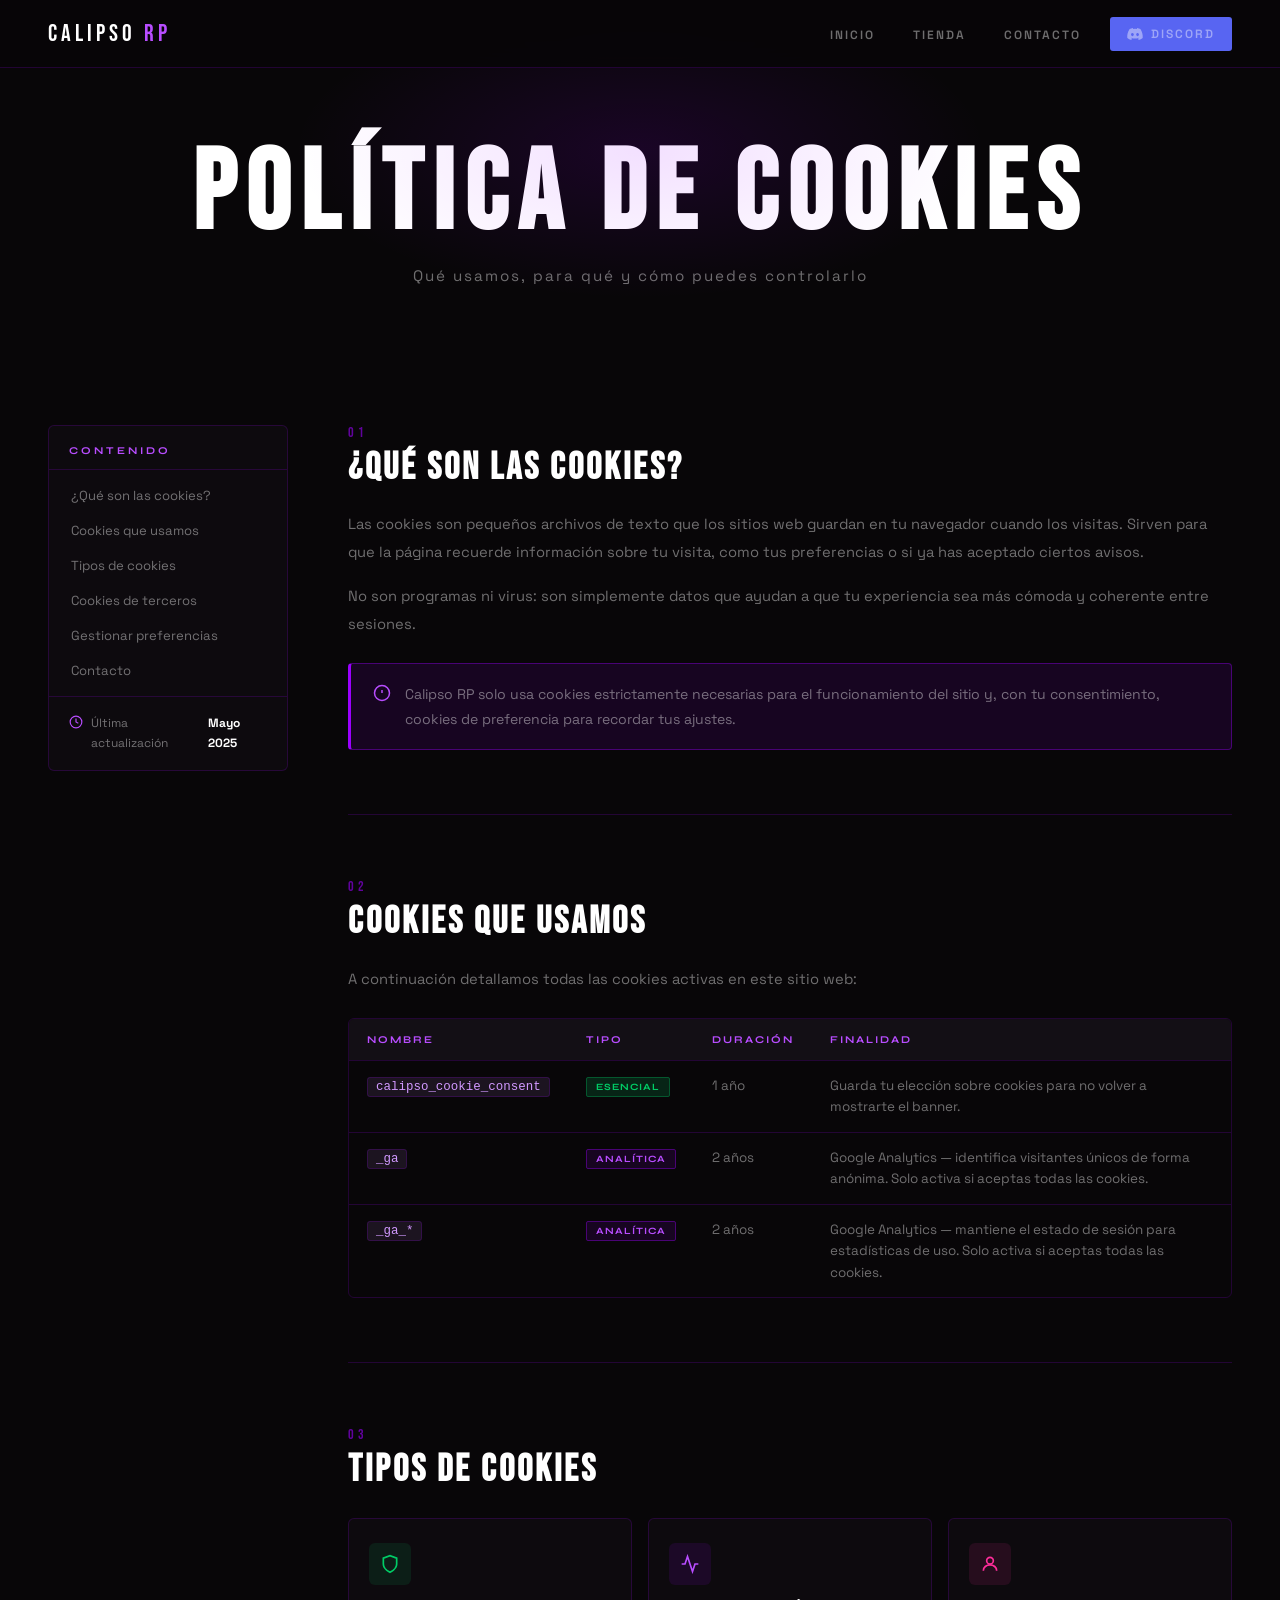
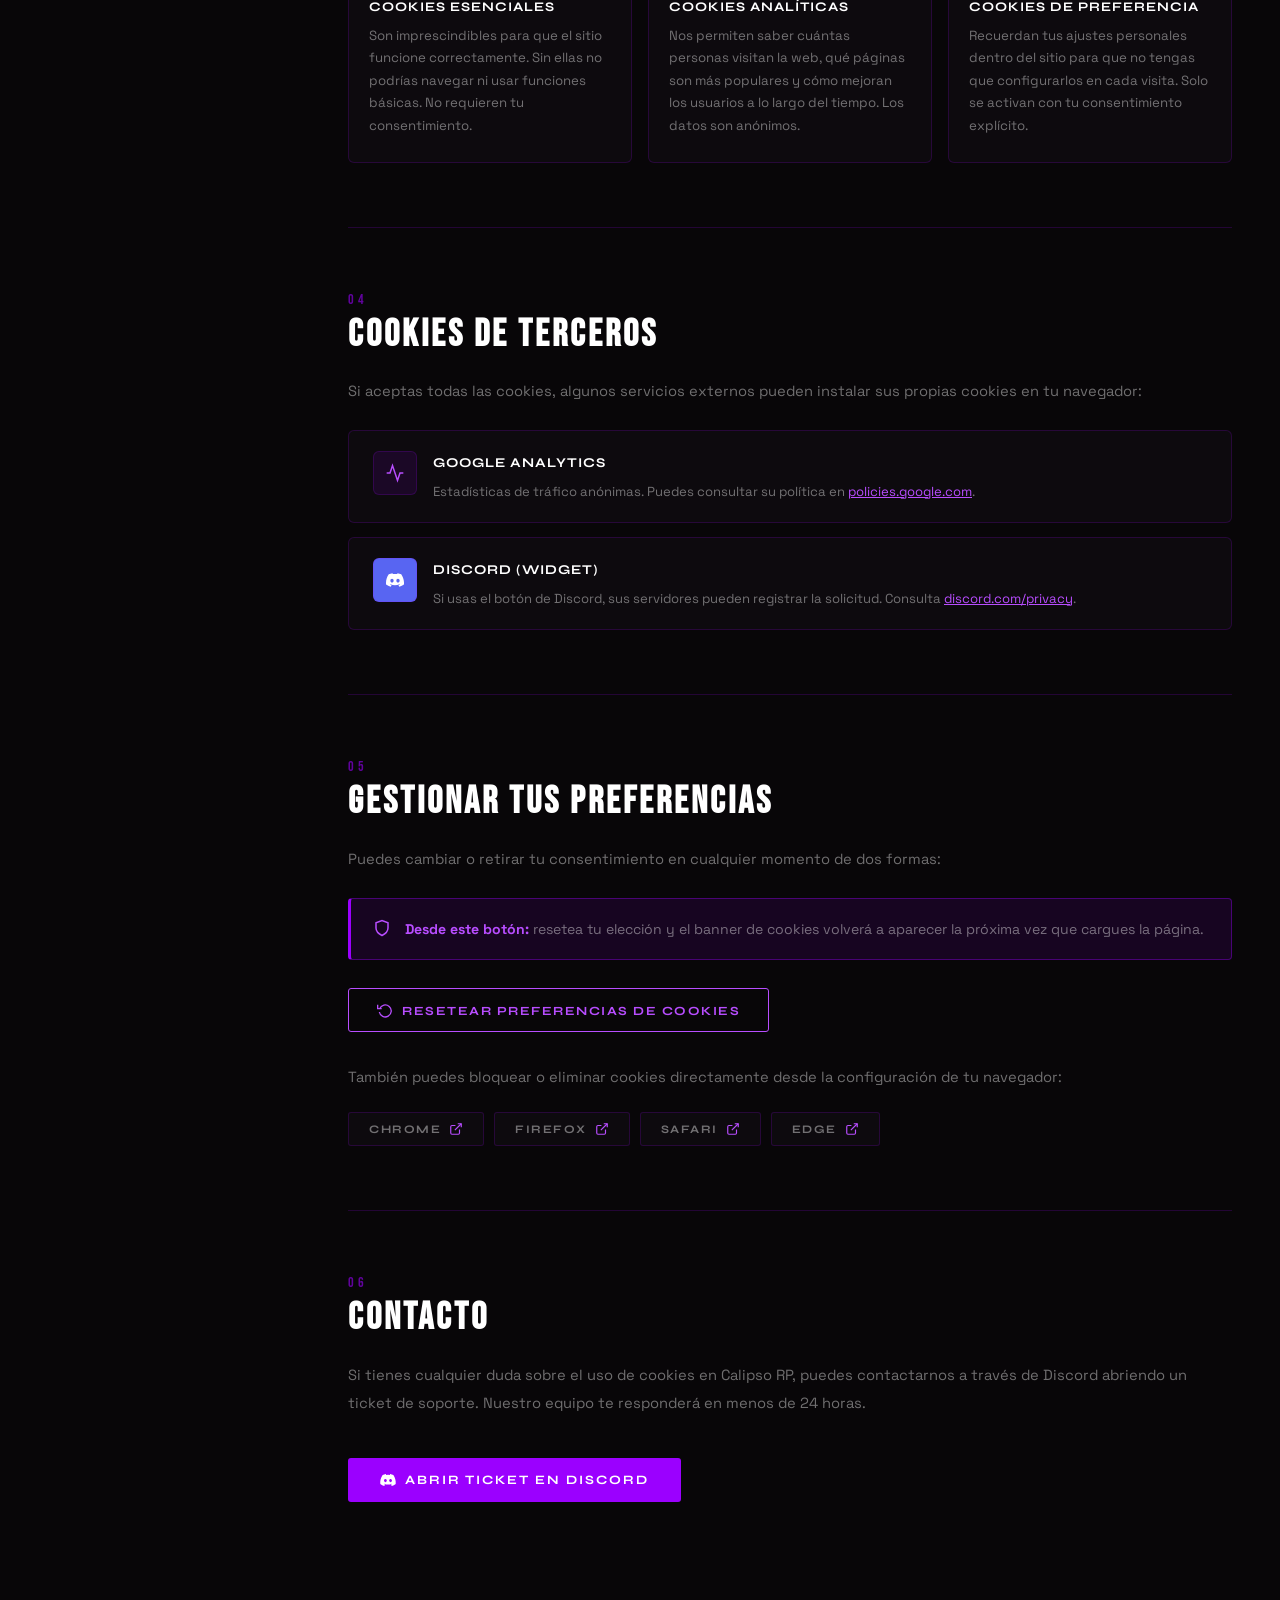
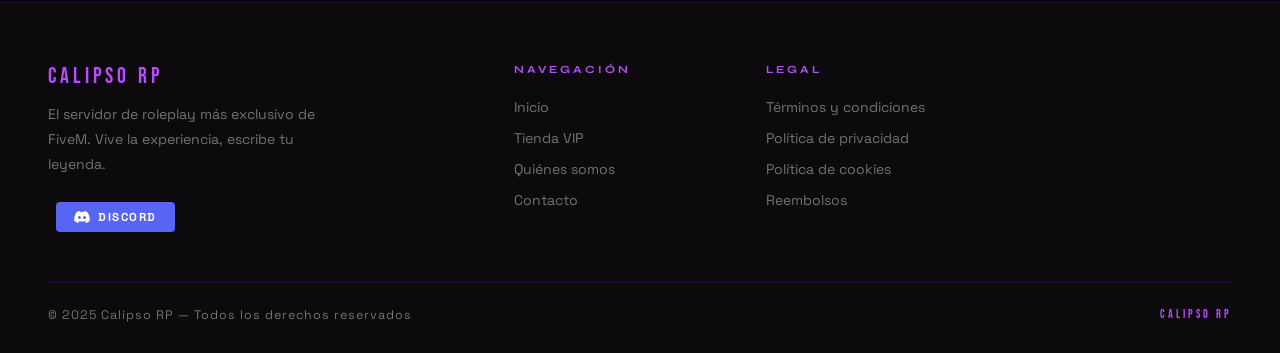
<file: Paginacookies.html>
<!DOCTYPE html>
<html lang="es">
<head>
  <meta charset="UTF-8"/>
  <meta name="viewport" content="width=device-width, initial-scale=1.0"/>
  <title>Política de Cookies — Calipso RP</title>
  <link rel="icon" href="./Imagenes/logorojo1.png"/>
  <link rel="stylesheet" href="style.css"/>
</head>
<body>

  <!-- NAV -->
  <nav class="nav" id="nav">
    <a href="./index.html" class="nav-logo">
      <span class="nav-logo-name">CALIPSO <span>RP</span></span>
    </a>
    <ul class="nav-links" id="navLinks">
      <li><a href="./index.html">Inicio</a></li>
      <li><a href="./Articulos.html">Tienda</a></li>
      <li><a href="./Contacto.html">Contacto</a></li>
      <a href="https://discord.gg/zxBqZYBh" target="_blank" class="nav-discord">
        <svg width="16" height="12" viewBox="0 0 71 55" fill="currentColor"><path d="M60.1 4.9A58.5 58.5 0 0 0 45.5.4a40.7 40.7 0 0 0-1.8 3.7 54.1 54.1 0 0 0-16.3 0A39.4 39.4 0 0 0 25.5.4 58.4 58.4 0 0 0 10.9 5C1.6 18.8-1 32.3.3 45.5a59 59 0 0 0 18 9.1 44.4 44.4 0 0 0 3.8-6.2 38.4 38.4 0 0 1-6-2.9l1.4-1.1a42 42 0 0 0 36 0l1.5 1.1a38.3 38.3 0 0 1-6 2.9 44.3 44.3 0 0 0 3.8 6.2 58.8 58.8 0 0 0 18-9.1C72.1 30.2 68 16.8 60.1 4.9ZM23.7 37.3c-3.5 0-6.4-3.2-6.4-7.2s2.8-7.2 6.4-7.2 6.5 3.3 6.4 7.2c0 4-2.8 7.2-6.4 7.2Zm23.6 0c-3.5 0-6.4-3.2-6.4-7.2s2.8-7.2 6.4-7.2 6.5 3.3 6.4 7.2c0 4-2.8 7.2-6.4 7.2Z"/></svg>
        Discord
      </a>
    </ul>
    <button class="hamburger" id="hamburger" onclick="toggleMenu()" aria-label="Menu">
      <span></span><span></span><span></span>
    </button>
  </nav>

  <!-- HERO -->
  <section class="page-hero">
    <h1 class="page-hero-title">POLÍTICA DE COOKIES</h1>
    <p class="page-hero-sub">Qué usamos, para qué y cómo puedes controlarlo</p>
  </section>

  <!-- CONTENIDO PRINCIPAL -->
  <div class="legal-wrap">

    <!-- SIDEBAR -->
    <aside class="legal-sidebar">
      <div class="legal-sidebar-inner">
        <p class="legal-sidebar-title">Contenido</p>
        <nav class="legal-toc">
          <a href="#que-son">¿Qué son las cookies?</a>
          <a href="#cuales-usamos">Cookies que usamos</a>
          <a href="#tipos">Tipos de cookies</a>
          <a href="#terceros">Cookies de terceros</a>
          <a href="#gestion">Gestionar preferencias</a>
          <a href="#contacto">Contacto</a>
        </nav>
        <div class="legal-update">
          <svg width="14" height="14" viewBox="0 0 24 24" fill="none" stroke="currentColor" stroke-width="2"><circle cx="12" cy="12" r="10"/><polyline points="12 6 12 12 16 14"/></svg>
          Última actualización<br/>
          <strong>Mayo 2025</strong>
        </div>
      </div>
    </aside>

    <!-- ARTÍCULO -->
    <article class="legal-content">

      <section class="legal-section reveal" id="que-son">
        <div class="legal-section-tag">01</div>
        <h2 class="legal-section-title">¿Qué son las cookies?</h2>
        <p>Las cookies son pequeños archivos de texto que los sitios web guardan en tu navegador cuando los visitas. Sirven para que la página recuerde información sobre tu visita, como tus preferencias o si ya has aceptado ciertos avisos.</p>
        <p>No son programas ni virus: son simplemente datos que ayudan a que tu experiencia sea más cómoda y coherente entre sesiones.</p>
        <div class="legal-highlight">
          <svg width="18" height="18" viewBox="0 0 24 24" fill="none" stroke="currentColor" stroke-width="2"><circle cx="12" cy="12" r="10"/><line x1="12" y1="8" x2="12" y2="12"/><line x1="12" y1="16" x2="12.01" y2="16"/></svg>
          <span>Calipso RP solo usa cookies estrictamente necesarias para el funcionamiento del sitio y, con tu consentimiento, cookies de preferencia para recordar tus ajustes.</span>
        </div>
      </section>

      <section class="legal-section reveal" id="cuales-usamos">
        <div class="legal-section-tag">02</div>
        <h2 class="legal-section-title">Cookies que usamos</h2>
        <p>A continuación detallamos todas las cookies activas en este sitio web:</p>

        <div class="cookie-table-wrap">
          <table class="cookie-table">
            <thead>
              <tr>
                <th>Nombre</th>
                <th>Tipo</th>
                <th>Duración</th>
                <th>Finalidad</th>
              </tr>
            </thead>
            <tbody>
              <tr>
                <td><code>calipso_cookie_consent</code></td>
                <td><span class="tag-essential">Esencial</span></td>
                <td>1 año</td>
                <td>Guarda tu elección sobre cookies para no volver a mostrarte el banner.</td>
              </tr>
              <tr>
                <td><code>_ga</code></td>
                <td><span class="tag-analytics">Analítica</span></td>
                <td>2 años</td>
                <td>Google Analytics — identifica visitantes únicos de forma anónima. Solo activa si aceptas todas las cookies.</td>
              </tr>
              <tr>
                <td><code>_ga_*</code></td>
                <td><span class="tag-analytics">Analítica</span></td>
                <td>2 años</td>
                <td>Google Analytics — mantiene el estado de sesión para estadísticas de uso. Solo activa si aceptas todas las cookies.</td>
              </tr>
            </tbody>
          </table>
        </div>
      </section>

      <section class="legal-section reveal" id="tipos">
        <div class="legal-section-tag">03</div>
        <h2 class="legal-section-title">Tipos de cookies</h2>

        <div class="legal-cards">
          <div class="legal-card">
            <div class="legal-card-icon" style="background:rgba(0,204,102,0.1);color:#00cc66">
              <svg width="20" height="20" viewBox="0 0 24 24" fill="none" stroke="currentColor" stroke-width="2"><path d="M12 22s8-4 8-10V5l-8-3-8 3v7c0 6 8 10 8 10z"/></svg>
            </div>
            <h3>Cookies esenciales</h3>
            <p>Son imprescindibles para que el sitio funcione correctamente. Sin ellas no podrías navegar ni usar funciones básicas. No requieren tu consentimiento.</p>
          </div>
          <div class="legal-card">
            <div class="legal-card-icon" style="background:rgba(155,0,255,0.1);color:var(--purple-2)">
              <svg width="20" height="20" viewBox="0 0 24 24" fill="none" stroke="currentColor" stroke-width="2"><polyline points="22 12 18 12 15 21 9 3 6 12 2 12"/></svg>
            </div>
            <h3>Cookies analíticas</h3>
            <p>Nos permiten saber cuántas personas visitan la web, qué páginas son más populares y cómo mejoran los usuarios a lo largo del tiempo. Los datos son anónimos.</p>
          </div>
          <div class="legal-card">
            <div class="legal-card-icon" style="background:rgba(255,45,155,0.1);color:var(--pink)">
              <svg width="20" height="20" viewBox="0 0 24 24" fill="none" stroke="currentColor" stroke-width="2"><circle cx="12" cy="8" r="4"/><path d="M4 20c0-4 3.6-7 8-7s8 3 8 7"/></svg>
            </div>
            <h3>Cookies de preferencia</h3>
            <p>Recuerdan tus ajustes personales dentro del sitio para que no tengas que configurarlos en cada visita. Solo se activan con tu consentimiento explícito.</p>
          </div>
        </div>
      </section>

      <section class="legal-section reveal" id="terceros">
        <div class="legal-section-tag">04</div>
        <h2 class="legal-section-title">Cookies de terceros</h2>
        <p>Si aceptas todas las cookies, algunos servicios externos pueden instalar sus propias cookies en tu navegador:</p>

        <div class="third-party-list">
          <div class="third-party-item">
            <div class="third-party-logo">
              <svg width="20" height="20" viewBox="0 0 24 24" fill="none" stroke="currentColor" stroke-width="1.8"><polyline points="22 12 18 12 15 21 9 3 6 12 2 12"/></svg>
            </div>
            <div>
              <p class="third-party-name">Google Analytics</p>
              <p class="third-party-desc">Estadísticas de tráfico anónimas. Puedes consultar su política en <a href="https://policies.google.com/privacy" target="_blank">policies.google.com</a>.</p>
            </div>
          </div>
          <div class="third-party-item">
            <div class="third-party-logo" style="background:#5865F2">
              <svg width="18" height="14" viewBox="0 0 71 55" fill="white"><path d="M60.1 4.9A58.5 58.5 0 0 0 45.5.4a40.7 40.7 0 0 0-1.8 3.7 54.1 54.1 0 0 0-16.3 0A39.4 39.4 0 0 0 25.5.4 58.4 58.4 0 0 0 10.9 5C1.6 18.8-1 32.3.3 45.5a59 59 0 0 0 18 9.1 44.4 44.4 0 0 0 3.8-6.2 38.4 38.4 0 0 1-6-2.9l1.4-1.1a42 42 0 0 0 36 0l1.5 1.1a38.3 38.3 0 0 1-6 2.9 44.3 44.3 0 0 0 3.8 6.2 58.8 58.8 0 0 0 18-9.1C72.1 30.2 68 16.8 60.1 4.9ZM23.7 37.3c-3.5 0-6.4-3.2-6.4-7.2s2.8-7.2 6.4-7.2 6.5 3.3 6.4 7.2c0 4-2.8 7.2-6.4 7.2Zm23.6 0c-3.5 0-6.4-3.2-6.4-7.2s2.8-7.2 6.4-7.2 6.5 3.3 6.4 7.2c0 4-2.8 7.2-6.4 7.2Z"/></svg>
            </div>
            <div>
              <p class="third-party-name">Discord (widget)</p>
              <p class="third-party-desc">Si usas el botón de Discord, sus servidores pueden registrar la solicitud. Consulta <a href="https://discord.com/privacy" target="_blank">discord.com/privacy</a>.</p>
            </div>
          </div>
        </div>
      </section>

      <section class="legal-section reveal" id="gestion">
        <div class="legal-section-tag">05</div>
        <h2 class="legal-section-title">Gestionar tus preferencias</h2>
        <p>Puedes cambiar o retirar tu consentimiento en cualquier momento de dos formas:</p>

        <div class="legal-highlight" style="margin-bottom:20px">
          <svg width="18" height="18" viewBox="0 0 24 24" fill="none" stroke="currentColor" stroke-width="2"><path d="M12 22s8-4 8-10V5l-8-3-8 3v7c0 6 8 10 8 10z"/></svg>
          <span><strong style="color:var(--purple-2)">Desde este botón:</strong> resetea tu elección y el banner de cookies volverá a aparecer la próxima vez que cargues la página.</span>
        </div>

        <button class="btn-reset-cookies" id="resetCookies">
          <svg width="16" height="16" viewBox="0 0 24 24" fill="none" stroke="currentColor" stroke-width="2"><polyline points="1 4 1 10 7 10"/><path d="M3.51 15a9 9 0 1 0 .49-4.95"/></svg>
          Resetear preferencias de cookies
        </button>

        <p style="margin-top:32px">También puedes bloquear o eliminar cookies directamente desde la configuración de tu navegador:</p>

        <div class="browser-list">
          <a href="https://support.google.com/chrome/answer/95647" target="_blank" class="browser-item">
            <span>Chrome</span>
            <svg width="14" height="14" viewBox="0 0 24 24" fill="none" stroke="currentColor" stroke-width="2"><path d="M18 13v6a2 2 0 0 1-2 2H5a2 2 0 0 1-2-2V8a2 2 0 0 1 2-2h6"/><polyline points="15 3 21 3 21 9"/><line x1="10" y1="14" x2="21" y2="3"/></svg>
          </a>
          <a href="https://support.mozilla.org/es/kb/habilitar-y-deshabilitar-cookies-sitios-web-rastrear-preferencias" target="_blank" class="browser-item">
            <span>Firefox</span>
            <svg width="14" height="14" viewBox="0 0 24 24" fill="none" stroke="currentColor" stroke-width="2"><path d="M18 13v6a2 2 0 0 1-2 2H5a2 2 0 0 1-2-2V8a2 2 0 0 1 2-2h6"/><polyline points="15 3 21 3 21 9"/><line x1="10" y1="14" x2="21" y2="3"/></svg>
          </a>
          <a href="https://support.apple.com/es-es/guide/safari/sfri11471/mac" target="_blank" class="browser-item">
            <span>Safari</span>
            <svg width="14" height="14" viewBox="0 0 24 24" fill="none" stroke="currentColor" stroke-width="2"><path d="M18 13v6a2 2 0 0 1-2 2H5a2 2 0 0 1-2-2V8a2 2 0 0 1 2-2h6"/><polyline points="15 3 21 3 21 9"/><line x1="10" y1="14" x2="21" y2="3"/></svg>
          </a>
          <a href="https://support.microsoft.com/es-es/microsoft-edge/eliminar-las-cookies-en-microsoft-edge-63947406-40ac-c3b8-57b9-2a946a29ae09" target="_blank" class="browser-item">
            <span>Edge</span>
            <svg width="14" height="14" viewBox="0 0 24 24" fill="none" stroke="currentColor" stroke-width="2"><path d="M18 13v6a2 2 0 0 1-2 2H5a2 2 0 0 1-2-2V8a2 2 0 0 1 2-2h6"/><polyline points="15 3 21 3 21 9"/><line x1="10" y1="14" x2="21" y2="3"/></svg>
          </a>
        </div>
      </section>

      <section class="legal-section reveal" id="contacto">
        <div class="legal-section-tag">06</div>
        <h2 class="legal-section-title">Contacto</h2>
        <p>Si tienes cualquier duda sobre el uso de cookies en Calipso RP, puedes contactarnos a través de Discord abriendo un ticket de soporte. Nuestro equipo te responderá en menos de 24 horas.</p>
        <a href="https://discord.gg/zxBqZYBh" target="_blank" class="btn-main" style="margin-top:24px;display:inline-flex">
          <svg width="16" height="12" viewBox="0 0 71 55" fill="currentColor"><path d="M60.1 4.9A58.5 58.5 0 0 0 45.5.4a40.7 40.7 0 0 0-1.8 3.7 54.1 54.1 0 0 0-16.3 0A39.4 39.4 0 0 0 25.5.4 58.4 58.4 0 0 0 10.9 5C1.6 18.8-1 32.3.3 45.5a59 59 0 0 0 18 9.1 44.4 44.4 0 0 0 3.8-6.2 38.4 38.4 0 0 1-6-2.9l1.4-1.1a42 42 0 0 0 36 0l1.5 1.1a38.3 38.3 0 0 1-6 2.9 44.3 44.3 0 0 0 3.8 6.2 58.8 58.8 0 0 0 18-9.1C72.1 30.2 68 16.8 60.1 4.9ZM23.7 37.3c-3.5 0-6.4-3.2-6.4-7.2s2.8-7.2 6.4-7.2 6.5 3.3 6.4 7.2c0 4-2.8 7.2-6.4 7.2Zm23.6 0c-3.5 0-6.4-3.2-6.4-7.2s2.8-7.2 6.4-7.2 6.5 3.3 6.4 7.2c0 4-2.8 7.2-6.4 7.2Z"/></svg>
          Abrir ticket en Discord
        </a>
      </section>

    </article>
  </div>

  <!-- FOOTER -->
  <footer>
    <div class="footer-grid">
      <div>
        <span class="footer-brand">CALIPSO RP</span>
        <p class="footer-about">El servidor de roleplay más exclusivo de FiveM. Vive la experiencia, escribe tu leyenda.</p>
        <a href="https://discord.gg/zxBqZYBh" target="_blank" class="nav-discord" style="display:inline-flex">
          <svg width="16" height="12" viewBox="0 0 71 55" fill="currentColor"><path d="M60.1 4.9A58.5 58.5 0 0 0 45.5.4a40.7 40.7 0 0 0-1.8 3.7 54.1 54.1 0 0 0-16.3 0A39.4 39.4 0 0 0 25.5.4 58.4 58.4 0 0 0 10.9 5C1.6 18.8-1 32.3.3 45.5a59 59 0 0 0 18 9.1 44.4 44.4 0 0 0 3.8-6.2 38.4 38.4 0 0 1-6-2.9l1.4-1.1a42 42 0 0 0 36 0l1.5 1.1a38.3 38.3 0 0 1-6 2.9 44.3 44.3 0 0 0 3.8 6.2 58.8 58.8 0 0 0 18-9.1C72.1 30.2 68 16.8 60.1 4.9ZM23.7 37.3c-3.5 0-6.4-3.2-6.4-7.2s2.8-7.2 6.4-7.2 6.5 3.3 6.4 7.2c0 4-2.8 7.2-6.4 7.2Zm23.6 0c-3.5 0-6.4-3.2-6.4-7.2s2.8-7.2 6.4-7.2 6.5 3.3 6.4 7.2c0 4-2.8 7.2-6.4 7.2Z"/></svg>
          Discord
        </a>
      </div>
      <div>
        <p class="footer-col-title">Navegación</p>
        <ul class="footer-links">
          <li><a href="./index.html">Inicio</a></li>
          <li><a href="./Articulos.html">Tienda VIP</a></li>
          <li><a href="./index.html">Quiénes somos</a></li>
          <li><a href="./Contacto.html">Contacto</a></li>
        </ul>
      </div>
      <div>
        <p class="footer-col-title">Legal</p>
        <ul class="footer-links">
          <li><a href="#">Términos y condiciones</a></li>
        <li><a href="./Privacidad.html">Política de privacidad</a></li>
        <li><a href="./Paginacookies.html">Política de cookies</a></li>
          <li><a href="#">Reembolsos</a></li>
        </ul>
      </div>
    </div>
    <div class="footer-bottom">
      <span>© 2025 Calipso RP — Todos los derechos reservados</span>
      <span class="tag">CALIPSO RP</span>
    </div>
  </footer>

  <script src="main.js"></script>

</body>
</html>
</file>
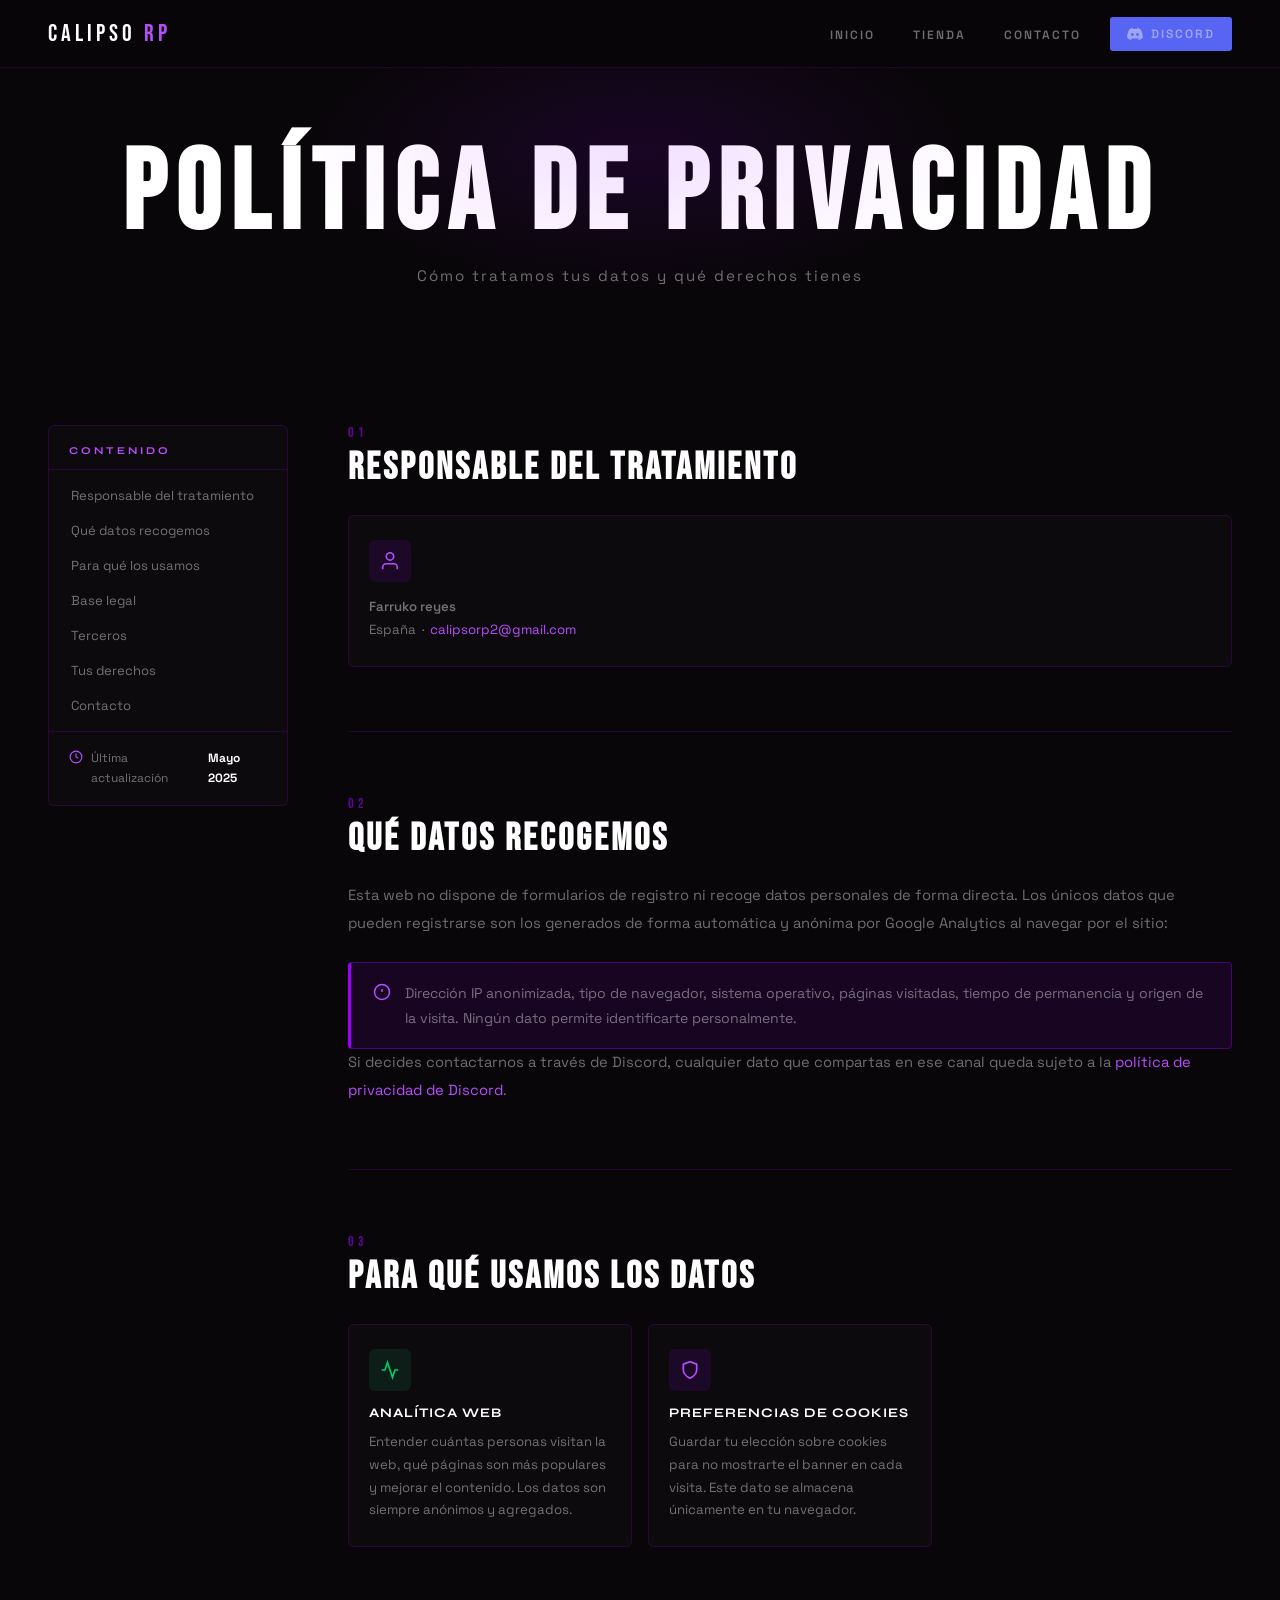
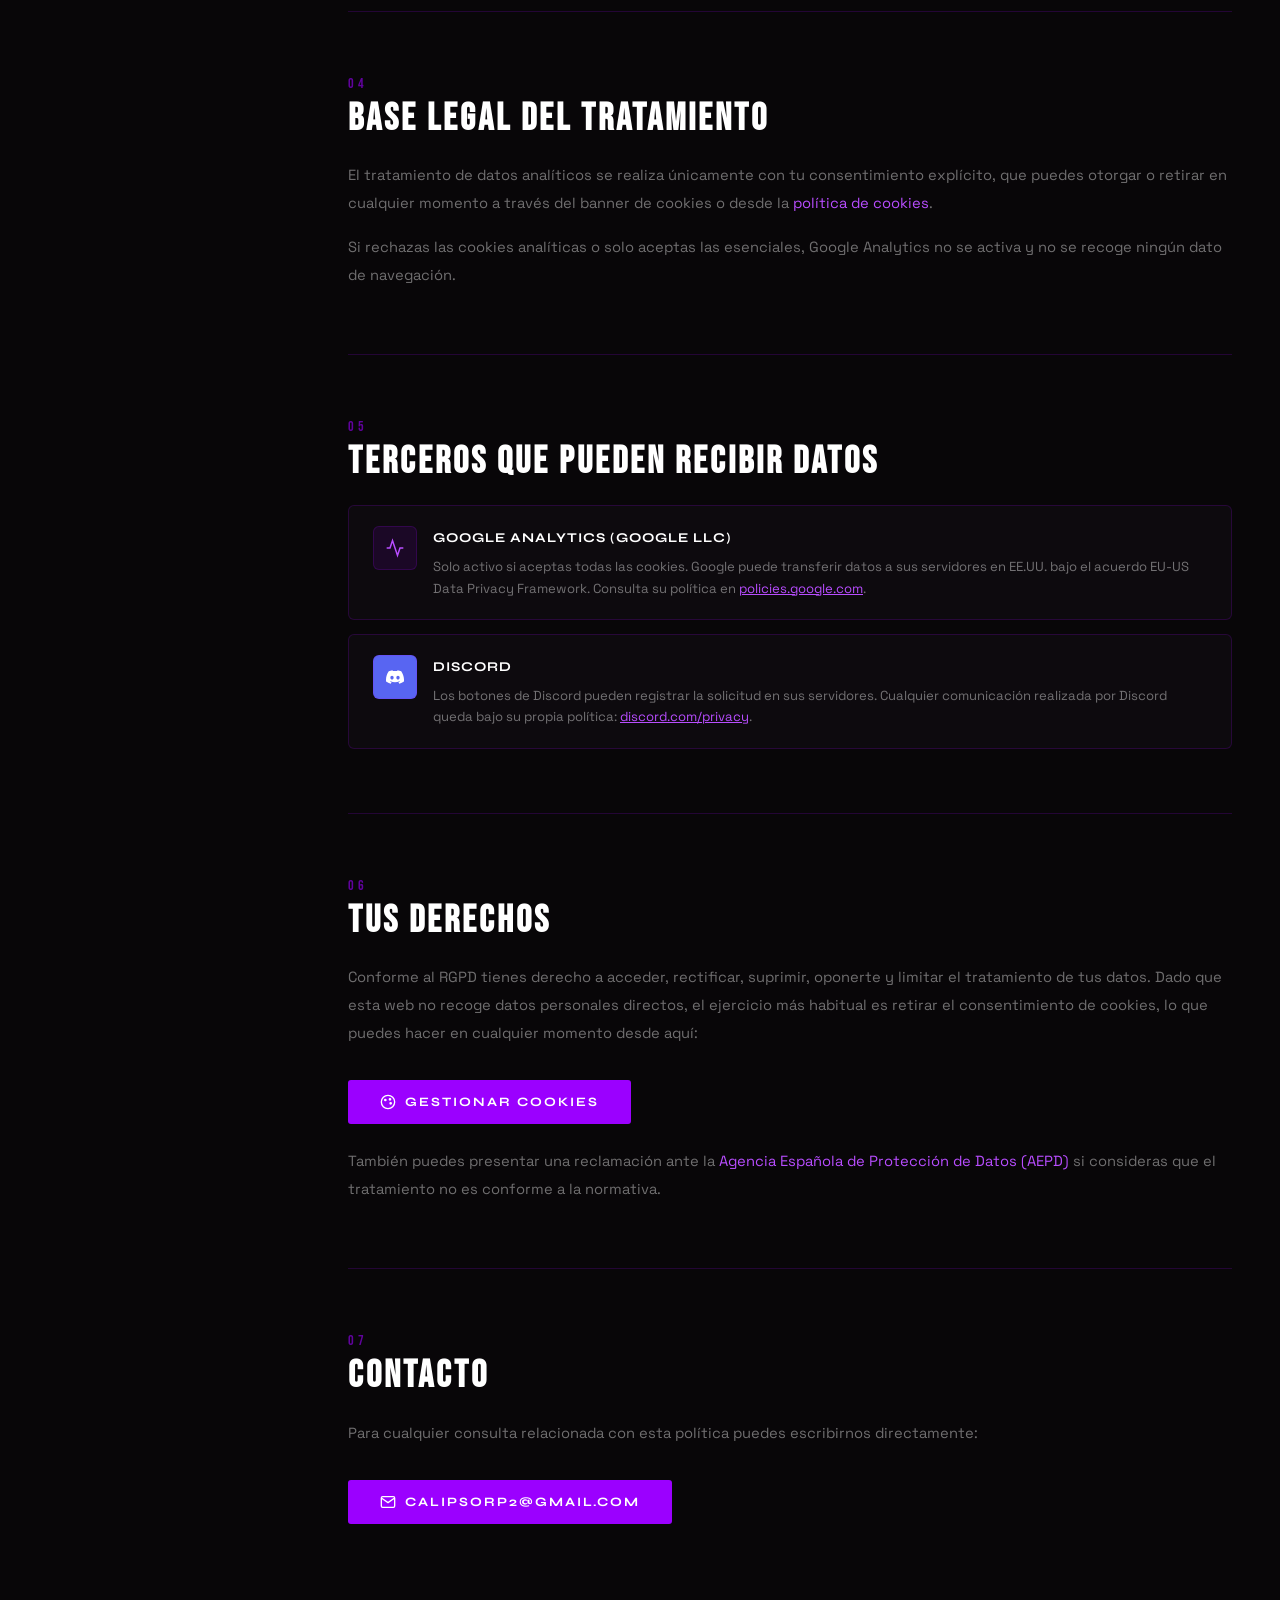
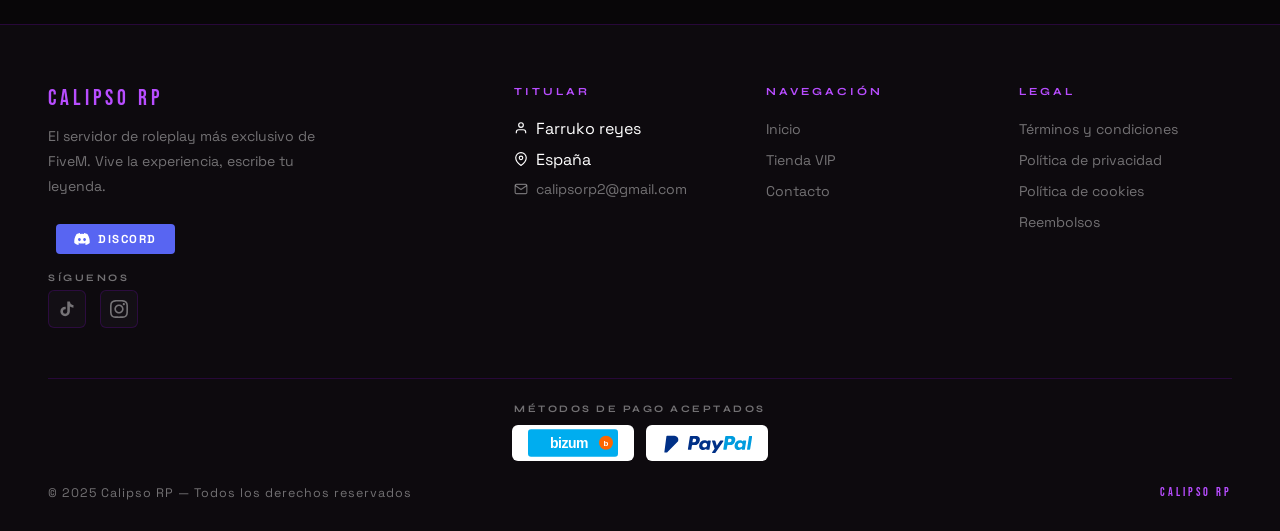
<file: Privacidad.html>
<!DOCTYPE html>
<html lang="es">
<head>
  <meta charset="UTF-8"/>
  <meta name="viewport" content="width=device-width, initial-scale=1.0"/>
  <title>Política de Privacidad — Calipso RP</title>
  <link rel="icon" href="./Imagenes/logorojo1.png"/>
  <link rel="stylesheet" href="style.css"/>
</head>
<body>

  <nav class="nav" id="nav">
    <a href="./index.html" class="nav-logo">
      <span class="nav-logo-name">CALIPSO <span>RP</span></span>
    </a>
    <ul class="nav-links" id="navLinks">
      <li><a href="./index.html">Inicio</a></li>
      <li><a href="./Articulos.html">Tienda</a></li>
      <li><a href="./Contacto.html">Contacto</a></li>
      <a href="https://discord.gg/zxBqZYBh" target="_blank" class="nav-discord">
        <svg width="16" height="12" viewBox="0 0 71 55" fill="currentColor"><path d="M60.1 4.9A58.5 58.5 0 0 0 45.5.4a40.7 40.7 0 0 0-1.8 3.7 54.1 54.1 0 0 0-16.3 0A39.4 39.4 0 0 0 25.5.4 58.4 58.4 0 0 0 10.9 5C1.6 18.8-1 32.3.3 45.5a59 59 0 0 0 18 9.1 44.4 44.4 0 0 0 3.8-6.2 38.4 38.4 0 0 1-6-2.9l1.4-1.1a42 42 0 0 0 36 0l1.5 1.1a38.3 38.3 0 0 1-6 2.9 44.3 44.3 0 0 0 3.8 6.2 58.8 58.8 0 0 0 18-9.1C72.1 30.2 68 16.8 60.1 4.9ZM23.7 37.3c-3.5 0-6.4-3.2-6.4-7.2s2.8-7.2 6.4-7.2 6.5 3.3 6.4 7.2c0 4-2.8 7.2-6.4 7.2Zm23.6 0c-3.5 0-6.4-3.2-6.4-7.2s2.8-7.2 6.4-7.2 6.5 3.3 6.4 7.2c0 4-2.8 7.2-6.4 7.2Z"/></svg>
        Discord
      </a>
    </ul>
    <button class="hamburger" id="hamburger" onclick="toggleMenu()" aria-label="Menu">
      <span></span><span></span><span></span>
    </button>
  </nav>

  <section class="page-hero">
    <h1 class="page-hero-title">POLÍTICA DE PRIVACIDAD</h1>
    <p class="page-hero-sub">Cómo tratamos tus datos y qué derechos tienes</p>
  </section>

  <div class="legal-wrap">

    <aside class="legal-sidebar">
      <div class="legal-sidebar-inner">
        <p class="legal-sidebar-title">Contenido</p>
        <nav class="legal-toc">
          <a href="#responsable">Responsable del tratamiento</a>
          <a href="#datos">Qué datos recogemos</a>
          <a href="#finalidad">Para qué los usamos</a>
          <a href="#base">Base legal</a>
          <a href="#terceros">Terceros</a>
          <a href="#derechos">Tus derechos</a>
          <a href="#contacto">Contacto</a>
        </nav>
        <div class="legal-update">
          <svg width="14" height="14" viewBox="0 0 24 24" fill="none" stroke="currentColor" stroke-width="2">
            <circle cx="12" cy="12" r="10"/><polyline points="12 6 12 12 16 14"/>
          </svg>
          Última actualización<br/>
          <strong>Mayo 2025</strong>
        </div>
      </div>
    </aside>

    <article class="legal-content">

      <section class="legal-section reveal" id="responsable">
        <div class="legal-section-tag">01</div>
        <h2 class="legal-section-title">Responsable del tratamiento</h2>
        <div class="legal-cards" style="grid-template-columns:1fr">
          <div class="legal-card" style="flex-direction:row;align-items:center;gap:20px">
            <div class="legal-card-icon" style="background:rgba(155,0,255,0.1);color:var(--purple-2);flex-shrink:0">
              <svg width="22" height="22" viewBox="0 0 24 24" fill="none" stroke="currentColor" stroke-width="1.8">
                <path d="M20 21v-2a4 4 0 0 0-4-4H8a4 4 0 0 0-4 4v2"/>
                <circle cx="12" cy="7" r="4"/>
              </svg>
            </div>
            <div>
              <p style="margin:0 0 4px;font-weight:600;color:var(--white)">Farruko reyes</p>
              <p style="margin:0;font-size:.85rem;color:var(--gray)">España &nbsp;·&nbsp;
                <a href="mailto:calipsorp2@gmail.com" style="color:var(--purple-2)">calipsorp2@gmail.com</a>
              </p>
            </div>
          </div>
        </div>
      </section>

      <section class="legal-section reveal" id="datos">
        <div class="legal-section-tag">02</div>
        <h2 class="legal-section-title">Qué datos recogemos</h2>
        <p>Esta web no dispone de formularios de registro ni recoge datos personales de forma directa. Los únicos datos que pueden registrarse son los generados de forma automática y anónima por Google Analytics al navegar por el sitio:</p>
        <div class="legal-highlight">
          <svg width="18" height="18" viewBox="0 0 24 24" fill="none" stroke="currentColor" stroke-width="2">
            <circle cx="12" cy="12" r="10"/>
            <line x1="12" y1="8" x2="12" y2="12"/>
            <line x1="12" y1="16" x2="12.01" y2="16"/>
          </svg>
          <span>Dirección IP anonimizada, tipo de navegador, sistema operativo, páginas visitadas, tiempo de permanencia y origen de la visita. Ningún dato permite identificarte personalmente.</span>
        </div>
        <p>Si decides contactarnos a través de Discord, cualquier dato que compartas en ese canal queda sujeto a la <a href="https://discord.com/privacy" target="_blank" style="color:var(--purple-2)">política de privacidad de Discord</a>.</p>
      </section>

      <section class="legal-section reveal" id="finalidad">
        <div class="legal-section-tag">03</div>
        <h2 class="legal-section-title">Para qué usamos los datos</h2>
        <div class="legal-cards">
          <div class="legal-card">
            <div class="legal-card-icon" style="background:rgba(0,204,102,0.1);color:#00cc66">
              <svg width="20" height="20" viewBox="0 0 24 24" fill="none" stroke="currentColor" stroke-width="2">
                <polyline points="22 12 18 12 15 21 9 3 6 12 2 12"/>
              </svg>
            </div>
            <h3>Analítica web</h3>
            <p>Entender cuántas personas visitan la web, qué páginas son más populares y mejorar el contenido. Los datos son siempre anónimos y agregados.</p>
          </div>
          <div class="legal-card">
            <div class="legal-card-icon" style="background:rgba(155,0,255,0.1);color:var(--purple-2)">
              <svg width="20" height="20" viewBox="0 0 24 24" fill="none" stroke="currentColor" stroke-width="2">
                <path d="M12 22s8-4 8-10V5l-8-3-8 3v7c0 6 8 10 8 10z"/>
              </svg>
            </div>
            <h3>Preferencias de cookies</h3>
            <p>Guardar tu elección sobre cookies para no mostrarte el banner en cada visita. Este dato se almacena únicamente en tu navegador.</p>
          </div>
        </div>
      </section>

      <section class="legal-section reveal" id="base">
        <div class="legal-section-tag">04</div>
        <h2 class="legal-section-title">Base legal del tratamiento</h2>
        <p>El tratamiento de datos analíticos se realiza únicamente con tu consentimiento explícito, que puedes otorgar o retirar en cualquier momento a través del banner de cookies o desde la <a href="./Paginacookies.html" style="color:var(--purple-2)">política de cookies</a>.</p>
        <p>Si rechazas las cookies analíticas o solo aceptas las esenciales, Google Analytics no se activa y no se recoge ningún dato de navegación.</p>
      </section>

      <section class="legal-section reveal" id="terceros">
        <div class="legal-section-tag">05</div>
        <h2 class="legal-section-title">Terceros que pueden recibir datos</h2>
        <div class="third-party-list">
          <div class="third-party-item">
            <div class="third-party-logo">
              <svg width="20" height="20" viewBox="0 0 24 24" fill="none" stroke="currentColor" stroke-width="1.8">
                <polyline points="22 12 18 12 15 21 9 3 6 12 2 12"/>
              </svg>
            </div>
            <div>
              <p class="third-party-name">Google Analytics (Google LLC)</p>
              <p class="third-party-desc">Solo activo si aceptas todas las cookies. Google puede transferir datos a sus servidores en EE.UU. bajo el acuerdo EU-US Data Privacy Framework. Consulta su política en <a href="https://policies.google.com/privacy" target="_blank" style="color:var(--purple-2)">policies.google.com</a>.</p>
            </div>
          </div>
          <div class="third-party-item">
            <div class="third-party-logo" style="background:#5865F2">
              <svg width="18" height="14" viewBox="0 0 71 55" fill="white"><path d="M60.1 4.9A58.5 58.5 0 0 0 45.5.4a40.7 40.7 0 0 0-1.8 3.7 54.1 54.1 0 0 0-16.3 0A39.4 39.4 0 0 0 25.5.4 58.4 58.4 0 0 0 10.9 5C1.6 18.8-1 32.3.3 45.5a59 59 0 0 0 18 9.1 44.4 44.4 0 0 0 3.8-6.2 38.4 38.4 0 0 1-6-2.9l1.4-1.1a42 42 0 0 0 36 0l1.5 1.1a38.3 38.3 0 0 1-6 2.9 44.3 44.3 0 0 0 3.8 6.2 58.8 58.8 0 0 0 18-9.1C72.1 30.2 68 16.8 60.1 4.9ZM23.7 37.3c-3.5 0-6.4-3.2-6.4-7.2s2.8-7.2 6.4-7.2 6.5 3.3 6.4 7.2c0 4-2.8 7.2-6.4 7.2Zm23.6 0c-3.5 0-6.4-3.2-6.4-7.2s2.8-7.2 6.4-7.2 6.5 3.3 6.4 7.2c0 4-2.8 7.2-6.4 7.2Z"/></svg>
            </div>
            <div>
              <p class="third-party-name">Discord</p>
              <p class="third-party-desc">Los botones de Discord pueden registrar la solicitud en sus servidores. Cualquier comunicación realizada por Discord queda bajo su propia política: <a href="https://discord.com/privacy" target="_blank" style="color:var(--purple-2)">discord.com/privacy</a>.</p>
            </div>
          </div>
        </div>
      </section>

      <section class="legal-section reveal" id="derechos">
        <div class="legal-section-tag">06</div>
        <h2 class="legal-section-title">Tus derechos</h2>
        <p>Conforme al RGPD tienes derecho a acceder, rectificar, suprimir, oponerte y limitar el tratamiento de tus datos. Dado que esta web no recoge datos personales directos, el ejercicio más habitual es retirar el consentimiento de cookies, lo que puedes hacer en cualquier momento desde aquí:</p>
        <a href="./Paginacookies.html" class="btn-main" style="display:inline-flex;margin-top:16px">
          <svg width="16" height="16" viewBox="0 0 24 24" fill="none" stroke="currentColor" stroke-width="2">
            <circle cx="12" cy="12" r="10"/>
            <circle cx="8" cy="9" r="1" fill="currentColor"/>
            <circle cx="15" cy="8" r="1" fill="currentColor"/>
            <circle cx="16" cy="14" r="1" fill="currentColor"/>
          </svg>
          Gestionar cookies
        </a>
        <p style="margin-top:24px">También puedes presentar una reclamación ante la <a href="https://www.aepd.es" target="_blank" style="color:var(--purple-2)">Agencia Española de Protección de Datos (AEPD)</a> si consideras que el tratamiento no es conforme a la normativa.</p>
      </section>

      <section class="legal-section reveal" id="contacto">
        <div class="legal-section-tag">07</div>
        <h2 class="legal-section-title">Contacto</h2>
        <p>Para cualquier consulta relacionada con esta política puedes escribirnos directamente:</p>
        <a href="mailto:calipsorp2@gmail.com" class="btn-main" style="display:inline-flex;margin-top:16px">
          <svg width="16" height="16" viewBox="0 0 24 24" fill="none" stroke="currentColor" stroke-width="2">
            <path d="M4 4h16c1.1 0 2 .9 2 2v12c0 1.1-.9 2-2 2H4c-1.1 0-2-.9-2-2V6c0-1.1.9-2 2-2z"/>
            <polyline points="22,6 12,13 2,6"/>
          </svg>
          calipsorp2@gmail.com
        </a>
      </section>

    </article>
  </div>

<!-- FOOTER -->
<footer>
  <div class="footer-grid">
    <div>
      <span class="footer-brand">CALIPSO RP</span>
      <p class="footer-about">El servidor de roleplay más exclusivo de FiveM. Vive la experiencia, escribe tu leyenda.</p>
      <a href="https://discord.gg/zxBqZYBh" target="_blank" class="nav-discord" style="display:inline-flex">
        <svg width="16" height="12" viewBox="0 0 71 55" fill="currentColor">
          <path d="M60.1 4.9A58.5 58.5 0 0 0 45.5.4a40.7 40.7 0 0 0-1.8 3.7 54.1 54.1 0 0 0-16.3 0A39.4 39.4 0 0 0 25.5.4 58.4 58.4 0 0 0 10.9 5C1.6 18.8-1 32.3.3 45.5a59 59 0 0 0 18 9.1 44.4 44.4 0 0 0 3.8-6.2 38.4 38.4 0 0 1-6-2.9l1.4-1.1a42 42 0 0 0 36 0l1.5 1.1a38.3 38.3 0 0 1-6 2.9 44.3 44.3 0 0 0 3.8 6.2 58.8 58.8 0 0 0 18-9.1C72.1 30.2 68 16.8 60.1 4.9ZM23.7 37.3c-3.5 0-6.4-3.2-6.4-7.2s2.8-7.2 6.4-7.2 6.5 3.3 6.4 7.2c0 4-2.8 7.2-6.4 7.2Zm23.6 0c-3.5 0-6.4-3.2-6.4-7.2s2.8-7.2 6.4-7.2 6.5 3.3 6.4 7.2c0 4-2.8 7.2-6.4 7.2Z"/>
        </svg>
        Discord
      </a>

      <!-- REDES SOCIALES -->
      <span class="footer-social-label" style="margin-top:18px;">Síguenos</span>
      <div class="footer-social">
        <!-- TikTok -->
        <a href="www.tiktok.com/@calipsorp" target="_blank" class="footer-social-link" aria-label="TikTok">
          <svg width="18" height="18" viewBox="0 0 24 24" fill="currentColor">
            <path d="M19.59 6.69a4.83 4.83 0 0 1-3.77-4.25V2h-3.45v13.67a2.89 2.89 0 0 1-2.88 2.5 2.89 2.89 0 0 1-2.89-2.89 2.89 2.89 0 0 1 2.89-2.89c.28 0 .54.04.79.1V9.01a6.33 6.33 0 0 0-.79-.05 6.34 6.34 0 0 0-6.34 6.34 6.34 6.34 0 0 0 6.34 6.34 6.34 6.34 0 0 0 6.33-6.34V8.69a8.16 8.16 0 0 0 4.77 1.52V6.75a4.85 4.85 0 0 1-1-.06z"/>
          </svg>
        </a>
        <!-- Instagram -->
        <a href="#" target="_blank" class="footer-social-link" aria-label="Instagram">
          <svg width="18" height="18" viewBox="0 0 24 24" fill="currentColor">
            <path d="M12 2.163c3.204 0 3.584.012 4.85.07 3.252.148 4.771 1.691 4.919 4.919.058 1.265.069 1.645.069 4.849 0 3.205-.012 3.584-.069 4.849-.149 3.225-1.664 4.771-4.919 4.919-1.266.058-1.644.07-4.85.07-3.204 0-3.584-.012-4.849-.07-3.26-.149-4.771-1.699-4.919-4.92-.058-1.265-.07-1.644-.07-4.849 0-3.204.013-3.583.07-4.849.149-3.227 1.664-4.771 4.919-4.919 1.266-.057 1.645-.069 4.849-.069zm0-2.163c-3.259 0-3.667.014-4.947.072-4.358.2-6.78 2.618-6.98 6.98-.059 1.281-.073 1.689-.073 4.948 0 3.259.014 3.668.072 4.948.2 4.358 2.618 6.78 6.98 6.98 1.281.058 1.689.072 4.948.072 3.259 0 3.668-.014 4.948-.072 4.354-.2 6.782-2.618 6.979-6.98.059-1.28.073-1.689.073-4.948 0-3.259-.014-3.667-.072-4.947-.196-4.354-2.617-6.78-6.979-6.98-1.281-.059-1.69-.073-4.949-.073zm0 5.838c-3.403 0-6.162 2.759-6.162 6.162s2.759 6.163 6.162 6.163 6.162-2.759 6.162-6.163c0-3.403-2.759-6.162-6.162-6.162zm0 10.162c-2.209 0-4-1.79-4-4 0-2.209 1.791-4 4-4s4 1.791 4 4c0 2.21-1.791 4-4 4zm6.406-11.845c-.796 0-1.441.645-1.441 1.44s.645 1.44 1.441 1.44c.795 0 1.439-.645 1.439-1.44s-.644-1.44-1.439-1.44z"/>
          </svg>
        </a>
      </div>
    </div>

    <div>
  <p class="footer-col-title">Titular</p>
  <ul class="footer-links">
    <li style="display:flex;align-items:center;gap:8px;color:var(--gray)">
      <svg width="14" height="14" viewBox="0 0 24 24" fill="none" stroke="currentColor" stroke-width="2">
        <path d="M20 21v-2a4 4 0 0 0-4-4H8a4 4 0 0 0-4 4v2"/>
        <circle cx="12" cy="7" r="4"/>
      </svg>
      Farruko reyes
    </li>
    <li style="display:flex;align-items:center;gap:8px;color:var(--gray)">
      <svg width="14" height="14" viewBox="0 0 24 24" fill="none" stroke="currentColor" stroke-width="2">
        <path d="M21 10c0 7-9 13-9 13s-9-6-9-13a9 9 0 0 1 18 0z"/>
        <circle cx="12" cy="10" r="3"/>
      </svg>
      España
    </li>
    <li>
      <a href="mailto:calipsorp2@gmail.com" style="display:flex;align-items:center;gap:8px;">
        <svg width="14" height="14" viewBox="0 0 24 24" fill="none" stroke="currentColor" stroke-width="2">
          <path d="M4 4h16c1.1 0 2 .9 2 2v12c0 1.1-.9 2-2 2H4c-1.1 0-2-.9-2-2V6c0-1.1.9-2 2-2z"/>
          <polyline points="22,6 12,13 2,6"/>
        </svg>
        calipsorp2@gmail.com
      </a>
    </li>
  </ul>
</div>

    <div>
      <p class="footer-col-title">Navegación</p>
      <ul class="footer-links">
        <li><a href="./index.html">Inicio</a></li>
        <li><a href="./Articulos.html">Tienda VIP</a></li>
        <li><a href="./Contacto.html">Contacto</a></li>
      </ul>
    </div>
    <div>
      <p class="footer-col-title">Legal</p>
      <ul class="footer-links">
        <li><a href="#">Términos y condiciones</a></li>
        <li><a href="./Privacidad.html">Política de privacidad</a></li>
        <li><a href="./Paginacookies.html">Política de cookies</a></li>
        <li><a href="#">Reembolsos</a></li>
      </ul>
    </div>
  </div>

  <!-- MÉTODOS DE PAGO + COPYRIGHT -->
  <div class="footer-bottom-full">

    <!-- Logos de pago centrados -->
    <div class="footer-payment-row" style="border-top:none; padding-top:0; margin-top:0;">
      <span class="footer-payment-label">Métodos de pago aceptados</span>
      <div class="footer-payment-logos">
        <!-- Bizum -->
        <div class="footer-payment-logo">
          <svg width="90" height="28" viewBox="0 0 180 55" xmlns="http://www.w3.org/2000/svg">
            <rect width="180" height="55" rx="6" fill="#00ADEF"/>
            <text x="82" y="37" font-family="Arial Black, sans-serif" font-weight="900" font-size="28" fill="white" text-anchor="middle" letter-spacing="-1">bizum</text>
            <circle cx="156" cy="27" r="14" fill="#FF6600"/>
            <text x="156" y="33" font-family="Arial, sans-serif" font-weight="900" font-size="16" fill="white" text-anchor="middle">b</text>
          </svg>
        </div>
        <!-- PayPal -->
        <div class="footer-payment-logo">
          <svg width="90" height="28" viewBox="0 0 124 33" xmlns="http://www.w3.org/2000/svg">
            <path d="M46.211 6.749h-6.839a.95.95 0 0 0-.939.802l-2.766 17.537a.57.57 0 0 0 .564.658h3.265a.95.95 0 0 0 .939-.803l.746-4.73a.95.95 0 0 1 .938-.803h2.165c4.505 0 7.105-2.18 7.784-6.496.306-1.89.013-3.375-.872-4.415-.972-1.142-2.696-1.75-4.985-1.75zM47 13.154c-.374 2.454-2.249 2.454-4.062 2.454h-1.032l.724-4.583a.57.57 0 0 1 .563-.481h.473c1.235 0 2.4 0 3.002.704.359.42.469 1.044.332 1.906z" fill="#003087"/>
            <path d="M66.654 13.075h-3.275a.57.57 0 0 0-.563.481l-.145.916-.229-.332c-.709-1.029-2.29-1.373-3.868-1.373-3.619 0-6.71 2.741-7.312 6.586-.313 1.918.132 3.752 1.22 5.031.998 1.176 2.426 1.666 4.125 1.666 2.916 0 4.533-1.875 4.533-1.875l-.146.91a.57.57 0 0 0 .562.66h2.95a.95.95 0 0 0 .939-.803l1.77-11.209a.568.568 0 0 0-.561-.658zm-4.565 6.374c-.316 1.871-1.801 3.127-3.695 3.127-.951 0-1.711-.305-2.199-.883-.484-.574-.668-1.391-.514-2.301.295-1.855 1.805-3.152 3.67-3.152.93 0 1.686.309 2.184.892.499.589.697 1.411.554 2.317z" fill="#003087"/>
            <path d="M84.096 13.075h-3.291a.954.954 0 0 0-.787.417l-4.539 6.686-1.924-6.425a.953.953 0 0 0-.912-.678h-3.234a.57.57 0 0 0-.541.754l3.625 10.638-3.408 4.811a.57.57 0 0 0 .465.9h3.287a.949.949 0 0 0 .781-.408l10.946-15.8a.57.57 0 0 0-.468-.895z" fill="#003087"/>
            <path d="M94.992 6.749h-6.84a.95.95 0 0 0-.938.802l-2.766 17.537a.569.569 0 0 0 .562.658h3.51a.665.665 0 0 0 .656-.562l.785-4.971a.95.95 0 0 1 .938-.803h2.164c4.506 0 7.105-2.18 7.785-6.496.307-1.89.012-3.375-.873-4.415-.971-1.142-2.694-1.75-4.983-1.75zm.789 6.405c-.373 2.454-2.248 2.454-4.062 2.454h-1.031l.725-4.583a.568.568 0 0 1 .562-.481h.473c1.234 0 2.4 0 3.002.704.359.42.468 1.044.331 1.906z" fill="#009cde"/>
            <path d="M115.434 13.075h-3.273a.567.567 0 0 0-.562.481l-.145.916-.23-.332c-.709-1.029-2.289-1.373-3.867-1.373-3.619 0-6.709 2.741-7.311 6.586-.312 1.918.131 3.752 1.219 5.031 1 1.176 2.426 1.666 4.125 1.666 2.916 0 4.533-1.875 4.533-1.875l-.146.91a.57.57 0 0 0 .564.66h2.949a.95.95 0 0 0 .938-.803l1.771-11.209a.571.571 0 0 0-.565-.658zm-4.565 6.374c-.314 1.871-1.801 3.127-3.695 3.127-.949 0-1.711-.305-2.199-.883-.484-.574-.666-1.391-.514-2.301.297-1.855 1.805-3.152 3.67-3.152.93 0 1.686.309 2.184.892.501.589.699 1.411.554 2.317z" fill="#009cde"/>
            <path d="M119.962 7.182l-2.807 17.854a.569.569 0 0 0 .562.658h2.822c.469 0 .867-.34.939-.803l2.768-17.536a.57.57 0 0 0-.562-.659h-3.16a.571.571 0 0 0-.562.486z" fill="#009cde"/>
            <path d="M7.266 29.154a.604.604 0 0 1-.598.52H3.881a.604.604 0 0 1-.597-.709L6.092 7.182a.952.952 0 0 1 .938-.802h7.896c2.759 0 4.806.625 6.084 1.858 1.16 1.125 1.614 2.606 1.387 4.517-.047.39-.127.795-.242 1.209" fill="#003087"/>
          </svg>
        </div>
      </div>
    </div>

    <!-- Fila copyright -->
    <div class="footer-bottom-row">
      <span>© 2025 Calipso RP — Todos los derechos reservados</span>
      <span class="tag">CALIPSO RP</span>
    </div>

  </div>
</footer>

  <script src="./main.js"></script>
</body>
</html>
</file>
<file: style.css>
@import url('https://fonts.googleapis.com/css2?family=Space+Grotesk:wght@300;400;500;600;700&family=Bebas+Neue&family=Syne:wght@400;500;700;800&display=swap');

:root {
  --black: #080608;
  --black-2: #0d0a0e;
  --black-3: #130f15;
  --black-4: #1c1420;
  --purple: #9b00ff;
  --purple-2: #b84dff;
  --purple-3: #d199ff;
  --purple-dim: rgba(155,0,255,0.1);
  --pink: #ff2d9b;
  --pink-dim: rgba(255,45,155,0.08);
  --white: #ffffff;
  --white-2: rgba(255,255,255,0.82);
  --white-3: rgba(255,255,255,0.42);
  --white-4: rgba(255,255,255,0.08);
  --border: rgba(155,0,255,0.18);
  --border-2: rgba(155,0,255,0.38);
  --t: all 0.26s cubic-bezier(0.4,0,0.2,1);
}

*,*::before,*::after{margin:0;padding:0;box-sizing:border-box}
html{scroll-behavior:smooth;overflow-x:hidden}
body{font-family:'Space Grotesk',sans-serif;background:var(--black);color:var(--white);overflow-x:hidden}
a{text-decoration:none;color:inherit}
img{max-width:100%}

::-webkit-scrollbar{width:4px}
::-webkit-scrollbar-track{background:var(--black)}
::-webkit-scrollbar-thumb{background:var(--purple);border-radius:2px}

/* NAV */
.nav {
  position: fixed;
  top: 0; left: 0; right: 0;
  z-index: 999;
  height: 68px;
  display: flex;
  align-items: center;
  justify-content: space-between;
  padding: 0 48px;
  background: rgba(8,6,8,0.85);
  backdrop-filter: blur(18px);
  border-bottom: 1px solid var(--border);
  transition: var(--t);
}
.nav.scrolled {
  background: rgba(8,6,8,0.97);
  border-bottom-color: var(--border-2);
}
.nav-logo {
  display: flex;
  align-items: center;
  gap: 10px;
}
.nav-logo img {
  height: 42px;
  width: auto;
}
.nav-logo-name {
  font-family: 'Bebas Neue', sans-serif;
  font-size: 1.5rem;
  letter-spacing: 4px;
  color: var(--white);
  line-height: 1;
}
.nav-logo-name span {
  color: var(--purple-2);
}
.nav-links {
  display: flex;
  align-items: center;
  gap: 4px;
  list-style: none;
}
.nav-links a {
  font-size: 0.75rem;
  font-weight: 600;
  letter-spacing: 2px;
  text-transform: uppercase;
  color: var(--white-3);
  padding: 8px 16px;
  border-radius: 3px;
  transition: var(--t);
  border: 1px solid transparent;
}
.nav-links a:hover,
.nav-links a.active {
  color: var(--white);
  border-color: var(--border);
  background: var(--purple-dim);
}
.nav-discord {
  display: flex;
  align-items: center;
  gap: 8px;
  padding: 8px 18px;
  background: #5865F2;
  border-radius: 4px;
  font-size: 0.72rem;
  font-weight: 700;
  letter-spacing: 1.5px;
  text-transform: uppercase;
  color: white;
  transition: var(--t);
  margin-left: 8px;
}
.nav-discord:hover {
  background: #6e7cf5;
  transform: translateY(-1px);
}
.nav-discord svg { flex-shrink: 0; }
.hamburger {
  display: none;
  flex-direction: column;
  gap: 5px;
  cursor: pointer;
  padding: 4px;
  background: none;
  border: none;
}
.hamburger span {
  display: block;
  width: 24px;
  height: 2px;
  background: var(--purple-2);
  border-radius: 1px;
  transition: var(--t);
}

/* HERO */
.hero {
  position: relative;
  min-height: 100vh;
  display: flex;
  align-items: center;
  justify-content: center;
  overflow: hidden;
}
.hero-video {
  position: absolute;
  inset: 0;
  width: 100%; height: 100%;
  object-fit: cover;
  opacity: 0.28;
  z-index: 0;
}
.hero-overlay {
  position: absolute;
  inset: 0;
  background: linear-gradient(
    to bottom,
    rgba(8,6,8,0.3) 0%,
    rgba(8,6,8,0.1) 40%,
    rgba(8,6,8,0.7) 80%,
    rgba(8,6,8,1) 100%
  );
  z-index: 1;
}
.hero-grid {
  position: absolute;
  inset: 0;
  background-image:
    linear-gradient(rgba(155,0,255,0.05) 1px, transparent 1px),
    linear-gradient(90deg, rgba(155,0,255,0.05) 1px, transparent 1px);
  background-size: 60px 60px;
  z-index: 1;
  mask-image: linear-gradient(to bottom, transparent 0%, black 20%, black 70%, transparent 100%);
}
.hero-content {
  position: relative;
  z-index: 2;
  text-align: center;
  max-width: 860px;
  padding: 0 24px;
}


@keyframes pulse {
  0%,100%{opacity:1;transform:scale(1)}
  50%{opacity:0.4;transform:scale(0.7)}
}
.hero-title {
  font-family: 'Bebas Neue', sans-serif;
  font-size: clamp(5rem, 14vw, 11rem);
  line-height: 0.9;
  letter-spacing: 6px;
  color: var(--white);
  margin-bottom: 10px;
}
.hero-title-sub {
  font-family: 'Bebas Neue', sans-serif;
  font-size: clamp(1.6rem, 4vw, 3rem);
  letter-spacing: 16px;
  color: var(--purple-2);
  margin-bottom: 28px;
  display: block;
}
.hero-desc {
  font-size: 1rem;
  font-weight: 300;
  color: var(--white-3);
  max-width: 480px;
  margin: 0 auto 44px;
  line-height: 1.8;
}
.hero-btns {
  display: flex;
  gap: 14px;
  justify-content: center;
  flex-wrap: wrap;
}

/* BUTTONS */
.btn-main {
  display: inline-flex;
  align-items: center;
  gap: 9px;
  padding: 14px 32px;
  background: var(--purple);
  color: white;
  font-family: 'Syne', sans-serif;
  font-size: 0.8rem;
  font-weight: 700;
  letter-spacing: 2px;
  text-transform: uppercase;
  border: none;
  border-radius: 3px;
  cursor: pointer;
  transition: var(--t);
  position: relative;
  overflow: hidden;
}
.btn-main::after {
  content: '';
  position: absolute;
  inset: 0;
  background: rgba(255,255,255,0.12);
  opacity: 0;
  transition: var(--t);
}
.btn-main:hover { transform: translateY(-2px); background: var(--purple-2); }
.btn-main:hover::after { opacity: 1; }

.btn-ghost {
  display: inline-flex;
  align-items: center;
  gap: 9px;
  padding: 13px 32px;
  background: transparent;
  color: var(--white-2);
  font-family: 'Syne', sans-serif;
  font-size: 0.8rem;
  font-weight: 700;
  letter-spacing: 2px;
  text-transform: uppercase;
  border: 1px solid var(--border-2);
  border-radius: 3px;
  cursor: pointer;
  transition: var(--t);
}
.btn-ghost:hover {
  color: var(--white);
  border-color: var(--purple-2);
  background: var(--purple-dim);
  transform: translateY(-2px);
}

/* REVEAL ANIMATION */
.reveal {
  opacity: 0;
  transform: translateY(32px);
  transition: opacity 0.6s ease, transform 0.6s ease;
}
.reveal.visible {
  opacity: 1;
  transform: translateY(0);
}

/* STATS */
.stats {
  display: grid;
  grid-template-columns: repeat(4, 1fr);
  border-top: 1px solid var(--border);
  border-bottom: 1px solid var(--border);
  background: var(--black-2);
}
.stat-item {
  padding: 40px 24px;
  text-align: center;
  border-right: 1px solid var(--border);
}
.stat-item:last-child { border-right: none; }
.stat-num {
  font-family: 'Bebas Neue', sans-serif;
  font-size: 3.2rem;
  color: var(--purple-2);
  line-height: 1;
  display: block;
  margin-bottom: 6px;
  letter-spacing: 2px;
}
.stat-lbl {
  font-size: 0.72rem;
  font-weight: 600;
  letter-spacing: 2.5px;
  text-transform: uppercase;
  color: var(--white-3);
}

/* SECTION BASE */
.section {
  padding: 96px 48px;
  max-width: 1380px;
  margin: 0 auto;
}
.section-tag {
  font-size: 0.68rem;
  font-weight: 700;
  letter-spacing: 4px;
  text-transform: uppercase;
  color: var(--pink);
  display: block;
  margin-bottom: 12px;
}
.section-title {
  font-family: 'Bebas Neue', sans-serif;
  font-size: clamp(2.2rem, 5vw, 4rem);
  letter-spacing: 4px;
  color: var(--white);
  line-height: 1;
  margin-bottom: 16px;
}
.section-sub {
  font-size: 0.95rem;
  color: var(--white-3);
  max-width: 500px;
  line-height: 1.8;
}
.section-line {
  width: 48px; height: 2px;
  background: var(--purple);
  margin: 20px 0 60px;
}

/* FEATURE GRID */
.features-grid {
  display: grid;
  grid-template-columns: repeat(3, 1fr);
  gap: 1px;
  background: var(--border);
  border: 1px solid var(--border);
  border-radius: 6px;
  overflow: hidden;
}
.feature-card {
  background: var(--black-2);
  padding: 40px 32px;
  transition: var(--t);
  position: relative;
  overflow: hidden;
}
.feature-card::before {
  content: '';
  position: absolute;
  top: 0; left: 0; right: 0;
  height: 2px;
  background: linear-gradient(90deg, var(--purple), var(--pink));
  transform: scaleX(0);
  transform-origin: left;
  transition: 0.4s ease;
}
.feature-card:hover {
  background: var(--black-3);
}
.feature-card:hover::before {
  transform: scaleX(1);
}
.feature-icon {
  width: 48px; height: 48px;
  margin-bottom: 20px;
  color: var(--purple-2);
}
.feature-title {
  font-family: 'Syne', sans-serif;
  font-size: 1rem;
  font-weight: 700;
  letter-spacing: 1px;
  color: var(--white);
  margin-bottom: 10px;
  text-transform: uppercase;
}
.feature-desc {
  font-size: 0.9rem;
  font-weight: 300;
  color: var(--white-3);
  line-height: 1.75;
}

/* HOW IT WORKS */
.how-section {
  background: var(--black-2);
  border-top: 1px solid var(--border);
  border-bottom: 1px solid var(--border);
}
.how-grid {
  display: grid;
  grid-template-columns: repeat(3, 1fr);
  gap: 0;
}
.how-step {
  padding: 56px 40px;
  border-right: 1px solid var(--border);
  position: relative;
}
.how-step:last-child { border-right: none; }
.how-num {
  font-family: 'Bebas Neue', sans-serif;
  font-size: 5rem;
  line-height: 1;
  color: var(--border-2);
  display: block;
  margin-bottom: 16px;
  letter-spacing: 2px;
}
.how-title {
  font-family: 'Syne', sans-serif;
  font-size: 1rem;
  font-weight: 700;
  letter-spacing: 1px;
  text-transform: uppercase;
  color: var(--white);
  margin-bottom: 12px;
}
.how-desc {
  font-size: 0.88rem;
  color: var(--white-3);
  line-height: 1.8;
}
.how-arrow {
  position: absolute;
  top: 56px; right: -14px;
  color: var(--purple);
  z-index: 1;
}

/* CTA / JOIN */
.join {
  text-align: center;
  padding: 120px 48px;
  position: relative;
  overflow: hidden;
}
.join::before {
  content: '';
  position: absolute;
  left: 50%; top: 50%;
  transform: translate(-50%,-50%);
  width: 600px; height: 600px;
  border-radius: 50%;
  background: radial-gradient(circle, rgba(155,0,255,0.08) 0%, transparent 70%);
  pointer-events: none;
}
.join-title {
  font-family: 'Bebas Neue', sans-serif;
  font-size: clamp(3rem, 7vw, 6rem);
  letter-spacing: 6px;
  color: var(--white);
  line-height: 1;
  margin-bottom: 16px;
}
.join-title span { color: var(--purple-2); }
.join-sub {
  font-size: 1rem;
  color: var(--white-3);
  max-width: 420px;
  margin: 0 auto 44px;
  line-height: 1.8;
}

/* FOOTER */
footer {
  background: var(--black-2);
  border-top: 1px solid var(--border);
  padding: 60px 48px 30px;
}
.footer-grid {
  display: grid;
  grid-template-columns: 2fr 1fr 1fr 1fr;
  gap: 40px;
  max-width: 1380px;
  margin: 0 auto 50px;
}
.footer-logo-img {
  height: 52px;
  margin-bottom: 16px;
}
.footer-brand {
  font-family: 'Bebas Neue', sans-serif;
  font-size: 1.4rem;
  letter-spacing: 4px;
  color: var(--purple-2);
  display: block;
  margin-bottom: 12px;
}
.footer-about {
  font-size: 0.88rem;
  color: var(--white-3);
  line-height: 1.8;
  max-width: 280px;
  margin-bottom: 24px;
}
.footer-col-title {
  font-family: 'Syne', sans-serif;
  font-size: 0.68rem;
  font-weight: 700;
  letter-spacing: 3px;
  text-transform: uppercase;
  color: var(--purple-2);
  margin-bottom: 20px;
}
.footer-links {
  list-style: none;
  display: flex;
  flex-direction: column;
  gap: 10px;
}
.footer-links a {
  font-size: 0.88rem;
  color: var(--white-3);
  transition: var(--t);
}
.footer-links a:hover {
  color: var(--white);
  padding-left: 4px;
}
.footer-bottom {
  max-width: 1380px;
  margin: 0 auto;
  padding-top: 24px;
  border-top: 1px solid var(--border);
  display: flex;
  justify-content: space-between;
  align-items: center;
  font-size: 0.78rem;
  color: var(--white-3);
  letter-spacing: 1px;
}
.footer-bottom span.tag {
  font-family: 'Bebas Neue', sans-serif;
  letter-spacing: 3px;
  color: var(--purple-2);
}

/* ─── TIENDA ─── */
.page-hero {
  padding: 140px 48px 80px;
  text-align: center;
  position: relative;
  overflow: hidden;
}
.page-hero::before {
  content: '';
  position: absolute;
  left: 50%; top: 0;
  transform: translateX(-50%);
  width: 700px; height: 300px;
  background: radial-gradient(ellipse, rgba(155,0,255,0.12) 0%, transparent 70%);
  pointer-events: none;
}
.page-hero-tag {
  font-size: 0.68rem;
  font-weight: 700;
  letter-spacing: 4px;
  text-transform: uppercase;
  color: var(--pink);
  display: block;
  margin-bottom: 14px;
}
.page-hero-title {
  font-family: 'Bebas Neue', sans-serif;
  font-size: clamp(3.5rem, 9vw, 7rem);
  letter-spacing: 10px;
  color: var(--white);
  line-height: 1;
  margin-bottom: 14px;
}
.page-hero-sub {
  font-size: 0.95rem;
  color: var(--white-3);
  letter-spacing: 2px;
}

/* INFO BANNER */
.info-banner {
  max-width: 960px;
  margin: 0 auto 60px;
  padding: 20px 28px;
  background: var(--black-3);
  border: 1px solid var(--border-2);
  border-left: 3px solid var(--purple);
  border-radius: 4px;
  display: flex;
  align-items: flex-start;
  gap: 16px;
  font-size: 0.88rem;
  color: var(--white-3);
  line-height: 1.7;
}
.info-banner strong {
  font-family: 'Syne', sans-serif;
  font-size: 0.72rem;
  letter-spacing: 2px;
  text-transform: uppercase;
  color: var(--purple-2);
  display: block;
  margin-bottom: 4px;
}
.info-icon {
  color: var(--purple-2);
  flex-shrink: 0;
  margin-top: 2px;
}

/* SHOP FILTERS */
.shop-filters {
  padding: 0 48px 48px;
  max-width: 1380px;
  margin: 0 auto;
  display: flex;
  flex-wrap: wrap;
  gap: 10px;
}
.filter-btn {
  font-family: 'Syne', sans-serif;
  font-size: 0.72rem;
  font-weight: 700;
  letter-spacing: 1.5px;
  text-transform: uppercase;
  padding: 9px 22px;
  background: transparent;
  color: var(--white-3);
  border: 1px solid var(--border);
  border-radius: 3px;
  cursor: pointer;
  transition: var(--t);
  display: flex;
  align-items: center;
  gap: 7px;
}
.filter-btn svg { width: 14px; height: 14px; flex-shrink: 0; }
.filter-btn:hover,
.filter-btn.active {
  background: var(--purple-dim);
  color: var(--white);
  border-color: var(--purple-2);
}

/* SHOP */
.shop-wrap {
  padding: 0 48px 80px;
  max-width: 1380px;
  margin: 0 auto;
}
.shop-cat-title {
  font-family: 'Bebas Neue', sans-serif;
  font-size: 1.4rem;
  letter-spacing: 5px;
  color: var(--purple-3);
  display: flex;
  align-items: center;
  gap: 12px;
  padding-bottom: 14px;
  border-bottom: 1px solid var(--border);
  margin-bottom: 28px;
}
.shop-cat-title svg { color: var(--purple); width: 20px; height: 20px; }
.shop-category { margin-bottom: 64px; }

.products-grid {
  display: grid;
  grid-template-columns: repeat(auto-fill, minmax(260px, 1fr));
  gap: 20px;
}

/* PRODUCT CARD */
.product-card {
  background: var(--black-2);
  border: 1px solid var(--border);
  border-radius: 6px;
  overflow: hidden;
  transition: var(--t);
  position: relative;
  display: flex;
  flex-direction: column;
}
.product-card:hover {
  border-color: var(--purple-2);
  transform: translateY(-4px);
}
.product-thumb {
  height: 160px;
  background: var(--black-3);
  display: flex;
  align-items: center;
  justify-content: center;
  border-bottom: 1px solid var(--border);
  position: relative;
  overflow: hidden;
}
.product-thumb svg {
  width: 56px; height: 56px;
  color: var(--purple);
  opacity: 0.6;
  transition: var(--t);
}
.product-card:hover .product-thumb svg {
  opacity: 1;
  color: var(--purple-2);
  transform: scale(1.08);
}
.product-thumb-glow {
  position: absolute;
  inset: 0;
  background: radial-gradient(circle at center, rgba(155,0,255,0.1) 0%, transparent 70%);
  opacity: 0;
  transition: var(--t);
}
.product-card:hover .product-thumb-glow { opacity: 1; }

.badge {
  position: absolute;
  top: 12px; right: 12px;
  font-family: 'Syne', sans-serif;
  font-size: 0.58rem;
  font-weight: 700;
  letter-spacing: 1.5px;
  text-transform: uppercase;
  padding: 4px 10px;
  border-radius: 2px;
}
.badge-vip { background: var(--purple); color: white; }
.badge-hot { background: var(--pink); color: white; }
.badge-new { background: #00cc66; color: #002211; }
.badge-elite { background: linear-gradient(90deg,var(--purple),var(--pink)); color: white; }

.product-body {
  padding: 20px;
  display: flex;
  flex-direction: column;
  flex: 1;
}
.product-name {
  font-family: 'Syne', sans-serif;
  font-size: 0.88rem;
  font-weight: 700;
  letter-spacing: 0.5px;
  text-transform: uppercase;
  color: var(--white);
  margin-bottom: 8px;
}
.product-desc {
  font-size: 0.83rem;
  color: var(--white-3);
  line-height: 1.7;
  margin-bottom: 18px;
  flex: 1;
}
.product-footer {
  display: flex;
  align-items: center;
  justify-content: space-between;
  border-top: 1px solid var(--border);
  padding-top: 16px;
}
.product-price {
  font-family: 'Bebas Neue', sans-serif;
  font-size: 1.6rem;
  letter-spacing: 1px;
  color: var(--white);
  line-height: 1;
}
.product-price small {
  font-family: 'Space Grotesk', sans-serif;
  font-size: 0.72rem;
  color: var(--white-3);
  vertical-align: middle;
  margin-right: 2px;
}
.btn-buy {
  font-family: 'Syne', sans-serif;
  font-size: 0.66rem;
  font-weight: 700;
  letter-spacing: 1.5px;
  text-transform: uppercase;
  padding: 9px 18px;
  background: var(--purple);
  color: white;
  border: none;
  border-radius: 3px;
  cursor: pointer;
  transition: var(--t);
}
.btn-buy:hover {
  background: var(--purple-2);
  transform: scale(1.04);
}

/* RESPONSIVE */
@media (max-width: 1024px) {
  .features-grid { grid-template-columns: repeat(2,1fr); }
  .footer-grid { grid-template-columns: 1fr 1fr; gap: 32px; }  .stats { grid-template-columns: repeat(2,1fr); }
  .how-grid { grid-template-columns: 1fr; }
  .how-step { border-right: none; border-bottom: 1px solid var(--border); }
  .how-step:last-child { border-bottom: none; }
  .how-arrow { display: none; }
}
@media (max-width: 768px) {
  .nav { padding: 0 20px; }
  .nav-links { display: none; }
  .hamburger { display: flex; }
  .nav-links.open {
    display: flex;
    position: fixed;
    top: 68px; left: 0; right: 0;
    flex-direction: column;
    background: rgba(8,6,8,0.98);
    border-bottom: 1px solid var(--border);
    padding: 16px;
    gap: 4px;
  }
  .nav-links.open .nav-discord {
    display: flex;
    justify-content: center;
    margin-top: 8px;
  }
  .features-grid { grid-template-columns: 1fr; }
  .footer-grid { grid-template-columns: 1fr; gap: 32px; }
  .stats { grid-template-columns: repeat(2,1fr); }
  .stat-item { border-right: none; border-bottom: 1px solid var(--border); }
  .stat-item:nth-child(odd) { border-right: 1px solid var(--border); }
  .section, .join { padding: 64px 20px; }
  .shop-filters, .shop-wrap { padding-left: 20px; padding-right: 20px; }
  .page-hero { padding: 120px 20px 60px; }
  .footer-bottom { flex-direction: column; gap: 8px; text-align: center; }
  footer { padding: 48px 20px 24px; }
}

.product-img {
  width: 100%;
  height: 100%;
  object-fit: cover;
}

/* ── CONTACTO ── */
.contact-wrap {
  max-width: 1380px;
  margin: 0 auto;
  padding: 80px 48px;
  display: grid;
  grid-template-columns: 1fr 1.4fr;
  gap: 80px;
  align-items: start;
}
.contact-intro {
  font-size: 0.92rem;
  color: var(--white-3);
  line-height: 1.85;
  margin-bottom: 36px;
}
.contact-channel {
  display: flex;
  align-items: center;
  gap: 18px;
  padding: 20px 24px;
  background: var(--black-2);
  border: 1px solid var(--border);
  border-radius: 6px;
  margin-bottom: 14px;
  transition: var(--t);
  text-decoration: none;
  color: inherit;
}
.contact-channel:hover {
  border-color: var(--purple-2);
  background: var(--black-3);
  transform: translateX(4px);
}
.contact-channel-icon {
  width: 52px;
  height: 52px;
  border-radius: 6px;
  display: flex;
  align-items: center;
  justify-content: center;
  flex-shrink: 0;
}
.contact-channel-info {
  display: flex;
  flex-direction: column;
  gap: 4px;
  flex: 1;
}
.contact-channel-name {
  font-family: 'Syne', sans-serif;
  font-size: 0.88rem;
  font-weight: 700;
  letter-spacing: 1px;
  text-transform: uppercase;
  color: var(--white);
}
.contact-channel-desc {
  font-size: 0.82rem;
  color: var(--white-3);
}
.contact-channel-arrow {
  color: var(--purple-2);
  flex-shrink: 0;
  transition: var(--t);
}
.contact-channel:hover .contact-channel-arrow {
  transform: translateX(4px);
}
.contact-info-grid {
  display: grid;
  grid-template-columns: repeat(2, 1fr);
  gap: 14px;
  margin-bottom: 40px;
}
.contact-info-card {
  background: var(--black-2);
  border: 1px solid var(--border);
  border-radius: 6px;
  padding: 24px 20px;
  display: flex;
  flex-direction: column;
  gap: 8px;
  transition: var(--t);
}
.contact-info-card:hover {
  border-color: var(--purple-2);
  background: var(--black-3);
}
.contact-info-card svg {
  color: var(--purple-2);
  width: 24px;
  height: 24px;
}
.contact-info-label {
  font-size: 0.7rem;
  font-weight: 600;
  letter-spacing: 2px;
  text-transform: uppercase;
  color: var(--white-3);
}
.contact-info-val {
  font-family: 'Bebas Neue', sans-serif;
  font-size: 1.2rem;
  letter-spacing: 2px;
  color: var(--white);
}
.faq-wrap {
  background: var(--black-2);
  border: 1px solid var(--border);
  border-radius: 6px;
  overflow: hidden;
}
.faq-title {
  font-family: 'Bebas Neue', sans-serif;
  font-size: 1rem;
  letter-spacing: 4px;
  color: var(--purple-2);
  padding: 20px 24px;
  border-bottom: 1px solid var(--border);
}
.faq-item {
  border-bottom: 1px solid var(--border);
}
.faq-item:last-child { border-bottom: none; }
.faq-q {
  display: flex;
  align-items: center;
  justify-content: space-between;
  padding: 18px 24px;
  cursor: pointer;
  font-family: 'Syne', sans-serif;
  font-size: 0.84rem;
  font-weight: 700;
  color: var(--white-2);
  letter-spacing: 0.5px;
  transition: var(--t);
  user-select: none;
}
.faq-q:hover { color: var(--white); background: var(--black-3); }
.faq-q svg { flex-shrink: 0; color: var(--purple-2); transition: var(--t); }
.faq-item.open .faq-q svg { transform: rotate(180deg); }
.faq-a {
  font-size: 0.85rem;
  color: var(--white-3);
  line-height: 1.8;
  padding: 0 24px;
  max-height: 0;
  overflow: hidden;
  transition: max-height 0.35s ease, padding 0.35s ease;
}
.faq-item.open .faq-a {
  max-height: 200px;
  padding: 0 24px 18px;
}
.contact-cta {
  background: var(--black-2);
  border-top: 1px solid var(--border);
  border-bottom: 1px solid var(--border);
  padding: 100px 48px;
  text-align: center;
}
.contact-cta-inner { max-width: 600px; margin: 0 auto; }

@media (max-width: 1024px) {
  .contact-wrap { grid-template-columns: 1fr; gap: 48px; }
}
@media (max-width: 768px) {
  .contact-wrap { padding: 48px 20px; }
  .contact-info-grid { grid-template-columns: 1fr 1fr; }
  .contact-cta { padding: 64px 20px; }
}

/* ── MÓVIL GENERAL ── */
@media (max-width: 480px) {

  /* NAV */
  .nav { padding: 0 16px; }
  .nav-logo-name { font-size: 1.1rem; letter-spacing: 2px; }

  /* HERO */
  .hero-title { font-size: clamp(3.5rem, 18vw, 5rem); }
  .hero-title-sub { font-size: clamp(1rem, 5vw, 1.6rem); letter-spacing: 8px; }
  .hero-desc { font-size: 0.88rem; }
  .hero-btns { flex-direction: column; align-items: center; }
  .btn-main, .btn-ghost { width: 100%; justify-content: center; }

  /* STATS */
  .stats { grid-template-columns: 1fr 1fr; }
  .stat-item { padding: 24px 12px; }
  .stat-num { font-size: 2.2rem; }

  /* SECTION */
  .section { padding: 48px 16px; }
  .section-title { font-size: clamp(1.8rem, 8vw, 2.4rem); }

  /* FEATURES */
  .features-grid { grid-template-columns: 1fr; }
  .feature-card { padding: 28px 20px; }

  /* HOW */
  .how-step { padding: 36px 20px; }

  /* JOIN */
  .join { padding: 64px 16px; }
  .join-title { font-size: clamp(2.2rem, 10vw, 3.5rem); }

  /* TIENDA PAGE HERO */
  .page-hero { padding: 100px 16px 48px; }
  .page-hero-title { font-size: clamp(2.5rem, 12vw, 4rem); letter-spacing: 6px; }
  .page-hero-sub { font-size: 0.82rem; letter-spacing: 1px; }

  /* FILTERS */
  .shop-filters { padding: 0 16px 32px; gap: 8px; }
  .filter-btn { padding: 8px 14px; font-size: 0.65rem; }

  /* SHOP WRAP */
  .shop-wrap { padding: 0 16px 60px; }

  /* PRODUCTS GRID */
  .products-grid { grid-template-columns: 1fr; }
  .product-thumb { height: 180px; }

  /* INFO BANNER */
  .info-banner { flex-direction: column; gap: 10px; padding: 16px; }

  /* CONTACTO */
  .contact-wrap { padding: 40px 16px; gap: 36px; }
  .contact-info-grid { grid-template-columns: 1fr 1fr; gap: 10px; }
  .contact-info-card { padding: 16px 14px; }
  .contact-info-val { font-size: 1rem; }
  .contact-channel { padding: 16px; gap: 12px; }
  .contact-channel-icon { width: 42px; height: 42px; }
  .contact-cta { padding: 48px 16px; }

  /* FOOTER */
  footer { padding: 40px 16px 20px; }
  .footer-grid { gap: 24px; }
  .footer-bottom { flex-direction: column; gap: 8px; text-align: center; font-size: 0.72rem; }
}

/* ── TABLET (480-768) ── */
@media (min-width: 481px) and (max-width: 768px) {
  .products-grid { grid-template-columns: repeat(2, 1fr); }
  .contact-info-grid { grid-template-columns: repeat(2, 1fr); }
  .hero-btns { flex-direction: column; align-items: center; }
  .btn-main, .btn-ghost { width: 260px; justify-content: center; }
}

/* ── COOKIES ── */
.cookie-blur #pageContent {
  filter: blur(6px);
  pointer-events: none;
  user-select: none;
  transition: filter 0.4s ease;
}
.cookie-overlay {
  position: fixed;
  inset: 0;
  background: rgba(8,6,8,0.75);
  z-index: 9998;
  backdrop-filter: blur(2px);
}

.cookie-banner {
  position: fixed;
  bottom: 28px;
  left: 50%;
  transform: translateX(-50%);
  z-index: 9999;
  width: min(680px, calc(100vw - 32px));
  background: var(--black-2);
  border: 1px solid var(--border-2);
  border-left: 3px solid var(--purple);
  border-radius: 6px;
  padding: 28px 32px;
  display: flex;
  flex-direction: column;
  gap: 20px;
  box-shadow: 0 0 60px rgba(155,0,255,0.15);
}

.cookie-top {
  display: flex;
  align-items: flex-start;
  gap: 16px;
}

.cookie-icon {
  width: 42px; height: 42px;
  background: var(--purple-dim);
  border: 1px solid var(--border-2);
  border-radius: 6px;
  display: flex;
  align-items: center;
  justify-content: center;
  flex-shrink: 0;
  color: var(--purple-2);
}

.cookie-text h3 {
  font-family: 'Bebas Neue', sans-serif;
  font-size: 1.1rem;
  letter-spacing: 3px;
  color: var(--white);
  margin-bottom: 6px;
}

.cookie-text p {
  font-size: 0.82rem;
  color: var(--white-3);
  line-height: 1.75;
}

.cookie-text a {
  color: var(--purple-2);
  text-decoration: underline;
}

.cookie-btns {
  display: flex;
  gap: 10px;
  flex-wrap: wrap;
}

.cookie-btn-all {
  flex: 1;
  min-width: 140px;
  padding: 11px 20px;
  background: var(--purple);
  color: white;
  font-family: 'Syne', sans-serif;
  font-size: 0.72rem;
  font-weight: 700;
  letter-spacing: 1.5px;
  text-transform: uppercase;
  border: none;
  border-radius: 3px;
  cursor: pointer;
  transition: var(--t);
}
.cookie-btn-all:hover { background: var(--purple-2); transform: translateY(-1px); }

.cookie-btn-essential {
  flex: 1;
  min-width: 140px;
  padding: 11px 20px;
  background: transparent;
  color: var(--white-2);
  font-family: 'Syne', sans-serif;
  font-size: 0.72rem;
  font-weight: 700;
  letter-spacing: 1.5px;
  text-transform: uppercase;
  border: 1px solid var(--border-2);
  border-radius: 3px;
  cursor: pointer;
  transition: var(--t);
}
.cookie-btn-essential:hover { border-color: var(--purple-2); color: var(--white); background: var(--purple-dim); }

.cookie-btn-reject {
  padding: 11px 18px;
  background: transparent;
  color: var(--white-3);
  font-family: 'Syne', sans-serif;
  font-size: 0.72rem;
  font-weight: 700;
  letter-spacing: 1.5px;
  text-transform: uppercase;
  border: 1px solid var(--border);
  border-radius: 3px;
  cursor: pointer;
  transition: var(--t);
}
.cookie-btn-reject:hover { color: var(--white); border-color: var(--white-3); }

@media (max-width: 480px) {
  .cookie-banner { padding: 20px 18px; bottom: 16px; }
  .cookie-btns { flex-direction: column; }
  .cookie-btn-all, .cookie-btn-essential, .cookie-btn-reject { width: 100%; text-align: center; }
}

/* ── POLÍTICA DE COOKIES — LEGAL PAGES ── */

.legal-wrap {
  max-width: 1380px;
  margin: 0 auto;
  padding: 60px 48px 100px;
  display: grid;
  grid-template-columns: 240px 1fr;
  gap: 60px;
  align-items: start;
}

/* SIDEBAR */
.legal-sidebar-inner {
  position: sticky;
  top: 90px;
  background: var(--black-2);
  border: 1px solid var(--border);
  border-radius: 6px;
  overflow: hidden;
}
.legal-sidebar-title {
  font-family: 'Syne', sans-serif;
  font-size: 0.65rem;
  font-weight: 700;
  letter-spacing: 3px;
  text-transform: uppercase;
  color: var(--purple-2);
  padding: 18px 20px 12px;
  border-bottom: 1px solid var(--border);
}
.legal-toc {
  display: flex;
  flex-direction: column;
  padding: 8px 0;
}
.legal-toc a {
  font-size: 0.82rem;
  color: var(--white-3);
  padding: 9px 20px;
  transition: var(--t);
  border-left: 2px solid transparent;
}
.legal-toc a:hover {
  color: var(--white);
  background: var(--purple-dim);
  border-left-color: var(--purple-2);
}
.legal-update {
  padding: 16px 20px;
  border-top: 1px solid var(--border);
  font-size: 0.75rem;
  color: var(--white-3);
  line-height: 1.7;
  display: flex;
  align-items: flex-start;
  gap: 8px;
}
.legal-update svg { flex-shrink: 0; margin-top: 2px; color: var(--purple-2); }
.legal-update strong { color: var(--white); display: block; }

/* ARTICLE */
.legal-content {
  min-width: 0;
}
.legal-section {
  margin-bottom: 64px;
  padding-bottom: 64px;
  border-bottom: 1px solid var(--border);
}
.legal-section:last-child {
  border-bottom: none;
  margin-bottom: 0;
  padding-bottom: 0;
}
.legal-section-tag {
  font-family: 'Bebas Neue', sans-serif;
  font-size: 0.85rem;
  letter-spacing: 4px;
  color: var(--purple);
  opacity: 0.6;
  margin-bottom: 8px;
}
.legal-section-title {
  font-family: 'Bebas Neue', sans-serif;
  font-size: clamp(1.6rem, 3vw, 2.4rem);
  letter-spacing: 3px;
  color: var(--white);
  margin-bottom: 24px;
  line-height: 1;
}
.legal-section p {
  font-size: 0.92rem;
  color: var(--white-3);
  line-height: 1.9;
  margin-bottom: 16px;
}
.legal-section p:last-child { margin-bottom: 0; }

/* HIGHLIGHT BOX */
.legal-highlight {
  display: flex;
  align-items: flex-start;
  gap: 14px;
  padding: 18px 22px;
  background: var(--purple-dim);
  border: 1px solid var(--border-2);
  border-left: 3px solid var(--purple);
  border-radius: 4px;
  font-size: 0.88rem;
  color: var(--white-3);
  line-height: 1.75;
  margin-top: 24px;
}
.legal-highlight svg { flex-shrink: 0; color: var(--purple-2); margin-top: 2px; }

/* COOKIE TABLE */
.cookie-table-wrap {
  overflow-x: auto;
  margin-top: 24px;
  border: 1px solid var(--border);
  border-radius: 6px;
}
.cookie-table {
  width: 100%;
  border-collapse: collapse;
  font-size: 0.84rem;
}
.cookie-table thead {
  background: var(--black-3);
}
.cookie-table th {
  font-family: 'Syne', sans-serif;
  font-size: 0.65rem;
  font-weight: 700;
  letter-spacing: 2px;
  text-transform: uppercase;
  color: var(--purple-2);
  padding: 14px 18px;
  text-align: left;
  border-bottom: 1px solid var(--border);
}
.cookie-table td {
  padding: 14px 18px;
  color: var(--white-3);
  border-bottom: 1px solid var(--border);
  vertical-align: top;
  line-height: 1.6;
}
.cookie-table tbody tr:last-child td { border-bottom: none; }
.cookie-table tbody tr:hover td { background: var(--black-3); }
.cookie-table code {
  font-size: 0.78rem;
  background: var(--black-4);
  color: var(--purple-3);
  padding: 2px 8px;
  border-radius: 3px;
  border: 1px solid var(--border);
  font-family: monospace;
}
.tag-essential {
  font-family: 'Syne', sans-serif;
  font-size: 0.6rem;
  font-weight: 700;
  letter-spacing: 1px;
  text-transform: uppercase;
  padding: 3px 9px;
  background: rgba(0,204,102,0.15);
  color: #00cc66;
  border: 1px solid rgba(0,204,102,0.3);
  border-radius: 2px;
  white-space: nowrap;
}
.tag-analytics {
  font-family: 'Syne', sans-serif;
  font-size: 0.6rem;
  font-weight: 700;
  letter-spacing: 1px;
  text-transform: uppercase;
  padding: 3px 9px;
  background: var(--purple-dim);
  color: var(--purple-2);
  border: 1px solid var(--border-2);
  border-radius: 2px;
  white-space: nowrap;
}

/* LEGAL CARDS */
.legal-cards {
  display: grid;
  grid-template-columns: repeat(3, 1fr);
  gap: 16px;
  margin-top: 28px;
}
.legal-card {
  background: var(--black-2);
  border: 1px solid var(--border);
  border-radius: 6px;
  padding: 24px 20px;
  transition: var(--t);
}
.legal-card:hover {
  border-color: var(--purple-2);
  background: var(--black-3);
}
.legal-card-icon {
  width: 42px;
  height: 42px;
  border-radius: 6px;
  display: flex;
  align-items: center;
  justify-content: center;
  margin-bottom: 14px;
}
.legal-card h3 {
  font-family: 'Syne', sans-serif;
  font-size: 0.82rem;
  font-weight: 700;
  letter-spacing: 1px;
  text-transform: uppercase;
  color: var(--white);
  margin-bottom: 10px;
}
.legal-card p {
  font-size: 0.83rem !important;
  color: var(--white-3) !important;
  line-height: 1.7 !important;
  margin-bottom: 0 !important;
}

/* THIRD PARTY */
.third-party-list {
  display: flex;
  flex-direction: column;
  gap: 14px;
  margin-top: 24px;
}
.third-party-item {
  display: flex;
  align-items: flex-start;
  gap: 16px;
  padding: 20px 24px;
  background: var(--black-2);
  border: 1px solid var(--border);
  border-radius: 6px;
  transition: var(--t);
}
.third-party-item:hover {
  border-color: var(--border-2);
  background: var(--black-3);
}
.third-party-logo {
  width: 44px;
  height: 44px;
  border-radius: 6px;
  background: var(--purple-dim);
  border: 1px solid var(--border);
  display: flex;
  align-items: center;
  justify-content: center;
  flex-shrink: 0;
  color: var(--purple-2);
}
.third-party-name {
  font-family: 'Syne', sans-serif;
  font-size: 0.84rem !important;
  font-weight: 700 !important;
  text-transform: uppercase;
  letter-spacing: 1px;
  color: var(--white) !important;
  margin-bottom: 4px !important;
}
.third-party-desc {
  font-size: 0.82rem !important;
  color: var(--white-3) !important;
  line-height: 1.65 !important;
  margin-bottom: 0 !important;
}
.third-party-desc a {
  color: var(--purple-2);
  text-decoration: underline;
  transition: var(--t);
}
.third-party-desc a:hover { color: var(--purple-3); }

/* RESET BUTTON */
.btn-reset-cookies {
  display: inline-flex;
  align-items: center;
  gap: 9px;
  padding: 13px 28px;
  background: transparent;
  color: var(--purple-2);
  font-family: 'Syne', sans-serif;
  font-size: 0.78rem;
  font-weight: 700;
  letter-spacing: 1.5px;
  text-transform: uppercase;
  border: 1px solid var(--purple-2);
  border-radius: 3px;
  cursor: pointer;
  transition: var(--t);
  margin-top: 8px;
}
.btn-reset-cookies:hover {
  background: var(--purple-dim);
  transform: translateY(-1px);
}

/* BROWSER LIST */
.browser-list {
  display: flex;
  flex-wrap: wrap;
  gap: 10px;
  margin-top: 20px;
}
.browser-item {
  display: inline-flex;
  align-items: center;
  gap: 8px;
  padding: 9px 20px;
  background: var(--black-2);
  border: 1px solid var(--border);
  border-radius: 3px;
  font-family: 'Syne', sans-serif;
  font-size: 0.72rem;
  font-weight: 700;
  letter-spacing: 1.5px;
  text-transform: uppercase;
  color: var(--white-3);
  transition: var(--t);
}
.browser-item:hover {
  color: var(--white);
  border-color: var(--purple-2);
  background: var(--purple-dim);
}
.browser-item svg { color: var(--purple-2); }

/* RESPONSIVE */
@media (max-width: 1024px) {
  .legal-wrap { grid-template-columns: 200px 1fr; gap: 36px; }
  .legal-cards { grid-template-columns: 1fr 1fr; }
}
@media (max-width: 768px) {
  .legal-wrap { grid-template-columns: 1fr; padding: 40px 20px 80px; gap: 40px; }
  .legal-sidebar-inner { position: static; }
  .legal-toc { flex-direction: row; flex-wrap: wrap; padding: 8px; }
  .legal-toc a { padding: 6px 12px; font-size: 0.75rem; border-left: none; border-bottom: 2px solid transparent; }
  .legal-toc a:hover { border-left-color: transparent; border-bottom-color: var(--purple-2); }
  .legal-cards { grid-template-columns: 1fr; }
}
@media (max-width: 480px) {
  .legal-section { margin-bottom: 40px; padding-bottom: 40px; }
  .cookie-table th, .cookie-table td { padding: 10px 12px; }
}

/* ── PAYMENT METHODS ── */
.payment-methods {
  display: flex;
  flex-direction: column;
  align-items: center;
  gap: 10px;
  padding: 10px 48px 0;
  border-top: 1px solid var(--border);
  margin-top: 8px;
}
.payment-label {
  font-family: 'Syne', sans-serif;
  font-size: 0.62rem;
  font-weight: 700;
  letter-spacing: 2.5px;
  text-transform: uppercase;
  color: var(--white-3);
}
.payment-logos {
  display: flex;
  align-items: center;
  gap: 14px;
  flex-wrap: wrap;
  justify-content: center;
}
.payment-logo-wrap {
  background: white;
  border-radius: 6px;
  padding: 6px 14px;
  display: flex;
  align-items: center;
  justify-content: center;
  height: 36px;
  transition: var(--t);
}
.payment-logo-wrap:hover {
  transform: translateY(-2px);
  box-shadow: 0 4px 18px rgba(155,0,255,0.18);
}

/* Header payment strip */
.nav-payment-strip {
  display: flex;
  align-items: center;
  gap: 10px;
  padding: 0 14px;
  border-left: 1px solid var(--border);
  margin-left: 8px;
  flex-shrink: 0;
}
.nav-payment-strip .payment-label {
  display: none;
}
.nav-payment-wrap {
  background: white;
  border-radius: 4px;
  padding: 3px 8px;
  display: flex;
  align-items: center;
  justify-content: center;
  height: 26px;
  transition: var(--t);
}
.nav-payment-wrap:hover {
  transform: translateY(-1px);
  box-shadow: 0 3px 12px rgba(155,0,255,0.2);
}

/* Footer social icons */
.footer-social {
  display: flex;
  align-items: center;
  gap: 14px;
  margin-top: 6px;
}
.footer-social-link {
  width: 38px;
  height: 38px;
  border-radius: 6px;
  border: 1px solid var(--border);
  background: var(--black-3);
  display: flex;
  align-items: center;
  justify-content: center;
  color: var(--white-3);
  transition: var(--t);
}
.footer-social-link:hover {
  border-color: var(--purple-2);
  color: var(--white);
  background: var(--purple-dim);
  transform: translateY(-2px);
}
.footer-social-label {
  font-family: 'Syne', sans-serif;
  font-size: 0.62rem;
  font-weight: 700;
  letter-spacing: 2.5px;
  text-transform: uppercase;
  color: var(--white-3);
  margin-top: 4px;
  display: block;
}

/* Footer bottom payment */
.footer-payment-row {
  display: flex;
  flex-direction: column;
  align-items: center;
  gap: 10px;
  padding-top: 28px;
  margin-top: 20px;
  border-top: 1px solid var(--border);
}
.footer-payment-label {
  font-family: 'Syne', sans-serif;
  font-size: 0.62rem;
  font-weight: 700;
  letter-spacing: 2.5px;
  text-transform: uppercase;
  color: var(--white-3);
}
.footer-payment-logos {
  display: flex;
  align-items: center;
  gap: 12px;
  flex-wrap: wrap;
  justify-content: center;
}
.footer-payment-logo {
  background: white;
  border-radius: 6px;
  padding: 6px 16px;
  height: 36px;
  display: flex;
  align-items: center;
  justify-content: center;
  transition: var(--t);
}
.footer-payment-logo:hover {
  transform: translateY(-2px);
  box-shadow: 0 4px 18px rgba(155,0,255,0.18);
}

/* Footer social section */
.footer-social-section {
  display: flex;
  flex-direction: column;
  align-items: center;
  gap: 10px;
  padding-top: 24px;
  border-top: 1px solid var(--border);
  margin-top: 0;
}
.footer-bottom-full {
  max-width: 1380px;
  margin: 0 auto;
  padding-top: 24px;
  border-top: 1px solid var(--border);
  display: flex;
  flex-direction: column;
  align-items: center;
  gap: 24px;
}
.footer-bottom-row {
  width: 100%;
  display: flex;
  justify-content: space-between;
  align-items: center;
  font-size: 0.78rem;
  color: var(--white-3);
  letter-spacing: 1px;
}
.footer-bottom-row span.tag {
  font-family: 'Bebas Neue', sans-serif;
  letter-spacing: 3px;
  color: var(--purple-2);
}

@media (max-width: 768px) {
  .nav-payment-strip { display: none; }
  .footer-bottom-row { flex-direction: column; gap: 8px; text-align: center; }
}
@media (max-width: 480px) {
  .footer-bottom-row { flex-direction: column; gap: 8px; text-align: center; font-size: 0.72rem; }
}
</file>
